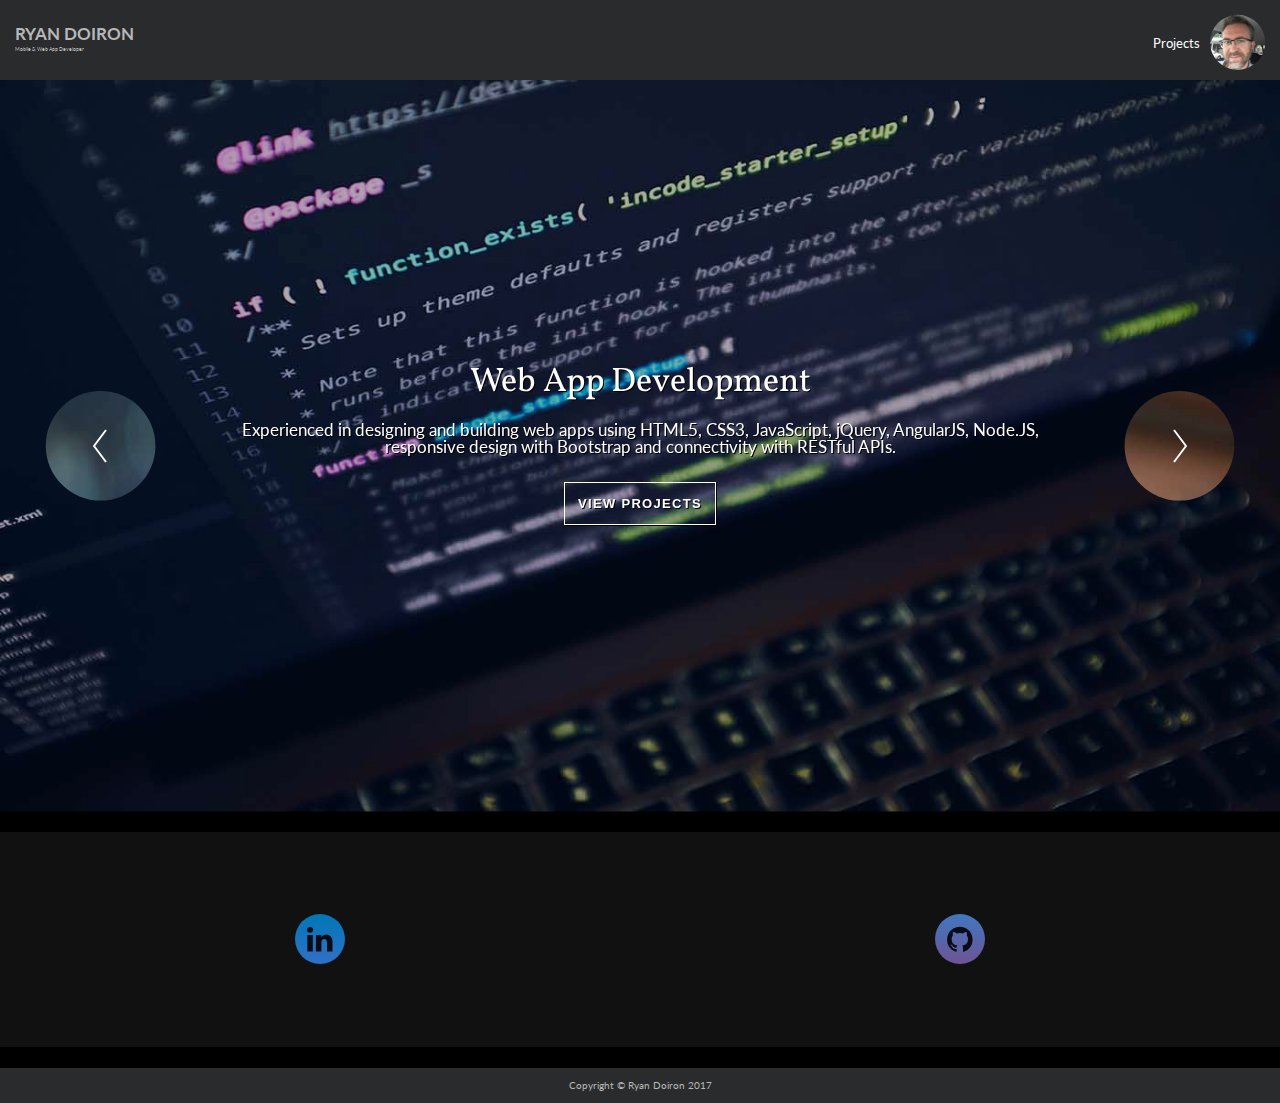
<file: index.html>
<!DOCTYPE html>
<html lang="en">

<head>
    <meta charset="utf-8">
    <meta http-equiv="X-UA-Compatible" content="IE=edge">
    <meta name="viewport" content="width=device-width, initial-scale=1">
    <!--<link rel="stylesheet" href="bower_components/bootstrap/dist/css/bootstrap.min.css">-->
    <link href='https://fonts.googleapis.com/css?family=Vollkorn|Lato:400,700' rel='stylesheet' type='text/css'>
    <link rel="stylesheet" href="bower_components/components-font-awesome/css/font-awesome.min.css">
    <!-- CSS reset -->
    <link rel="stylesheet" href="css/reset.css">
    <!-- Resource style -->
    <link rel="stylesheet" href="css/style.css">
    <title>Ryan Doiron | Web &amp Mobile App Developer | Ottawa, Ontario, Canada</title>
</head>

<body>

    <div id="wrapper1">

    <header>
        <img src="img/Ryan.jpg" class="clip-circle imgRyan">
        <h1><a href="mailto:rdoiron@gmail.com">RYAN DOIRON</a></h1>
        <h2>Mobile &amp Web App Developer</h2>
        <a class="headerLink" href="projects.html">Projects</a>
    </header>

        <div class="cd-radial-slider-wrapper" id="swipeMe">
            <ul class="cd-radial-slider" data-radius1="60" data-radius2="1364" data-centerx1="110" data-centerx2="1290">
                <li class="visible">
                    <div class="svg-wrapper">
                        <svg viewBox="0 0 1400 800">
                            <title>Animated SVG</title>
                            <defs>
                                <clipPath id="cd-image-1">
                                    <circle id="cd-circle-1" cx="110" cy="400" r="1364" />
                                </clipPath>
                            </defs>

                            <image height='800px' width="1400px" clip-path="url(#cd-image-1)" xlink:href="img/img-1.jpg"></image>
                        </svg>
                    </div>
                    <!-- .svg-wrapper -->

                    <div class="cd-radial-slider-content">
                        <div class="wrapper">
                            <div>
                                <h2>Web App Development</h2>
                                <p>Experienced in designing and building web apps using HTML5, CSS3, JavaScript, jQuery, AngularJS, Node.JS, responsive design with Bootstrap and connectivity with RESTful APIs.</p>
                                <button class="cd-btn"><a href="projects.html#web">View Projects</a></button>
                            </div>
                        </div>
                    </div>
                    <!-- .cd-radial-slider-content -->
                </li>

                <li class="next-slide">
                    <div class="svg-wrapper">
                        <svg viewBox="0 0 1400 800">
                            <title>Animated SVG</title>
                            <defs>
                                <clipPath id="cd-image-2">
                                    <circle id="cd-circle-2" cx="1290" cy="400" r="60" />
                                </clipPath>
                            </defs>

                            <image height='800px' width="1400px" clip-path="url(#cd-image-2)" xlink:href="img/img-2.jpg"></image>
                        </svg>
                    </div>
                    <!-- .svg-wrapper -->

                    <div class="cd-radial-slider-content">
                        <div class="wrapper">
                            <div>
                                <h2>Android Development</h2>
                                <p>Experience with material design, UX/UI design, MVC, Android Studio, GIT, and Firebase.</p>
                                <button class="cd-btn"><a href="projects.html#android">View Projects</a></button>
                            </div>
                        </div>
                    </div>
                    <!-- .cd-radial-slider-content -->
                </li>

                <li>
                    <div class="svg-wrapper">
                        <svg viewBox="0 0 1400 800">
                            <title>Animated SVG</title>
                            <defs>
                                <clipPath id="cd-image-3">
                                    <circle id="cd-circle-3" cx="110" cy="400" r="60" />
                                </clipPath>
                            </defs>

                            <image height='800px' width="1400px" clip-path="url(#cd-image-3)" xlink:href="img/img-3.jpg"></image>
                        </svg>
                    </div>
                    <!-- .svg-wrapper -->

                    <div class="cd-radial-slider-content">
                        <div class="wrapper">
                            <div>
                                <h2>Cross-Platform Development</h2>
                                <p>Experience in cross-platform app development with frameworks such as Apache Cordova and Ionic.</p>
                                <button class="cd-btn"><a href="projects.html#hybrid">View Projects</a></button>
                            </div>
                        </div>
                    </div>
                    <!-- .cd-radial-slider-content -->
                </li>

                <li class="prev-slide">
                    <div class="svg-wrapper">
                        <svg viewBox="0 0 1400 800">
                            <title>Animated SVG</title>
                            <defs>
                                <clipPath id="cd-image-4">
                                    <circle id="cd-circle-4" cx="110" cy="400" r="60" />
                                </clipPath>
                            </defs>

                            <image height='800px' width="1400px" clip-path="url(#cd-image-4)" xlink:href="img/img-4.jpg"></image>
                        </svg>
                    </div>
                    <!-- .svg-wrapper -->

                    <div class="cd-radial-slider-content">
                        <div class="wrapper">
                            <div>
                                <h2>AR / VR Development</h2>
                                <p>Passionate for the future of technology, expanding my knowledge and experience in the world of AR &amp VR.</p>
                            </div>
                        </div>
                    </div>
                    <!-- .cd-radial-slider-content -->
                </li>
            </ul>
            <!-- .cd-radial-slider -->

            <ul class="cd-radial-slider-navigation">
                <li><a href="#0" class="next">Next</a></li>
                <li><a href="#0" class="prev">Prev</a></li>
            </ul>
            <!-- .cd-radial-slider-navigation -->

            <div class="cd-round-mask">
                <svg viewBox="0 0 1400 800">
                    <defs>
                        <mask id="cd-left-mask" height='800px' width="1400px" x="0" y="0" maskUnits="userSpaceOnUse">
                            <path fill="white" d="M0,0v800h1400V0H0z M110,460c-33.137,0-60-26.863-60-60s26.863-60,60-60s60,26.863,60,60S143.137,460,110,460z"
                            />
                        </mask>

                        <mask id="cd-right-mask" height='800px' width="1400px" x="0" y="0" maskUnits="userSpaceOnUse">
                            <path fill="white" d="M0,0v800h1400V0H0z M1290,460c-33.137,0-60-26.863-60-60s26.863-60,60-60s60,26.863,60,60S1323.137,460,1290,460z"
                            />
                        </mask>
                    </defs>
                </svg>
            </div>
        </div>
        <!-- .cd-radial-slider-wrapper -->

    <!--</div>-->


    <div class="link-container">
        <!--<div class="row">-->
            <div class="box col1">
                <div class="box__circle box__circle--blue"></div>
                <div class="box__icon">
                    <!--<svg xmlns="http://www.w3.org/2000/svg" width="50" height="50" viewBox="0 0 512 512"><path fill="#fff" d="M272 191.997l47.999 47.999-47.999 47.999-47.999-47.999zM208.007 256l48.001 48.001-175.998 175.998-48.001-48.001zM256 32h32v64h-32zM385.131 149.497l-22.627-22.627 45.254-45.254 22.627 22.627zM113.606 104.234l22.627-22.627 45.254 45.254-22.627 22.627zM362.505 353.126l22.627-22.627 45.254 45.254-22.627 22.627zM416 224h64v32h-64z"/></svg>-->
                    <i class="fa fa-linkedin fa-3x" aria-hidden="true"></i>
                </div>
                <h1 class="box__headline">Connect with Me</h1>
                <p class="box__text">I invite you to visit my LinkedIn profile where you will find more details about me and my accomplishments. Please feel free to connect and join my network.</p>
                <button class="btn"><a href="https://ca.linkedin.com/in/ryandoiron">Visit</a></button>
            </div>

            <div class="box col">
                <div class="box__circle box__circle--violet"></div>
                <div class="box__icon">
                    <!--<svg xmlns="http://www.w3.org/2000/svg" width="50" height="50" viewBox="0 0 512 512"><path fill="#fff" d="M272 191.997l47.999 47.999-47.999 47.999-47.999-47.999zM208.007 256l48.001 48.001-175.998 175.998-48.001-48.001zM256 32h32v64h-32zM385.131 149.497l-22.627-22.627 45.254-45.254 22.627 22.627zM113.606 104.234l22.627-22.627 45.254 45.254-22.627 22.627zM362.505 353.126l22.627-22.627 45.254 45.254-22.627 22.627zM416 224h64v32h-64z"/></svg>-->
                    <i class="fa fa-github fa-3x" aria-hidden="true"></i>
                </div>
                <h1 class="box__headline">Github Projects</h1>
                <p class="box__text">Visit my Github page to see all the various projects that I have worked on and follow me keep tabs on my latest work.</p>
                <button class="btn"><a href="https://github.com/doir0008">Visit</a></button>
            </div>
        <!--</div>-->
    </div>


    <footer>
        <p>Copyright &copy; <a href="mailto:rdoiron@gmail.com">Ryan Doiron</a> 2017</p>
    </footer>

    </div>
    <script src="bower_components/hammerjs/hammer.min.js"></script>
    <script src="bower_components/jquery/dist/jquery.min.js"></script>
    <script src="bower_components/tether/dist/js/tether.min.js"></script>
    <!--<script src="bower_components/bootstrap/dist/js/bootstrap.min.js"></script>-->
    <script src="bower_components/Snap.svg/dist/snap.svg-min.js"></script>
    <script src="js/main.js"></script>
    <!-- Resource jQuery -->
</body>

</html>
</file>
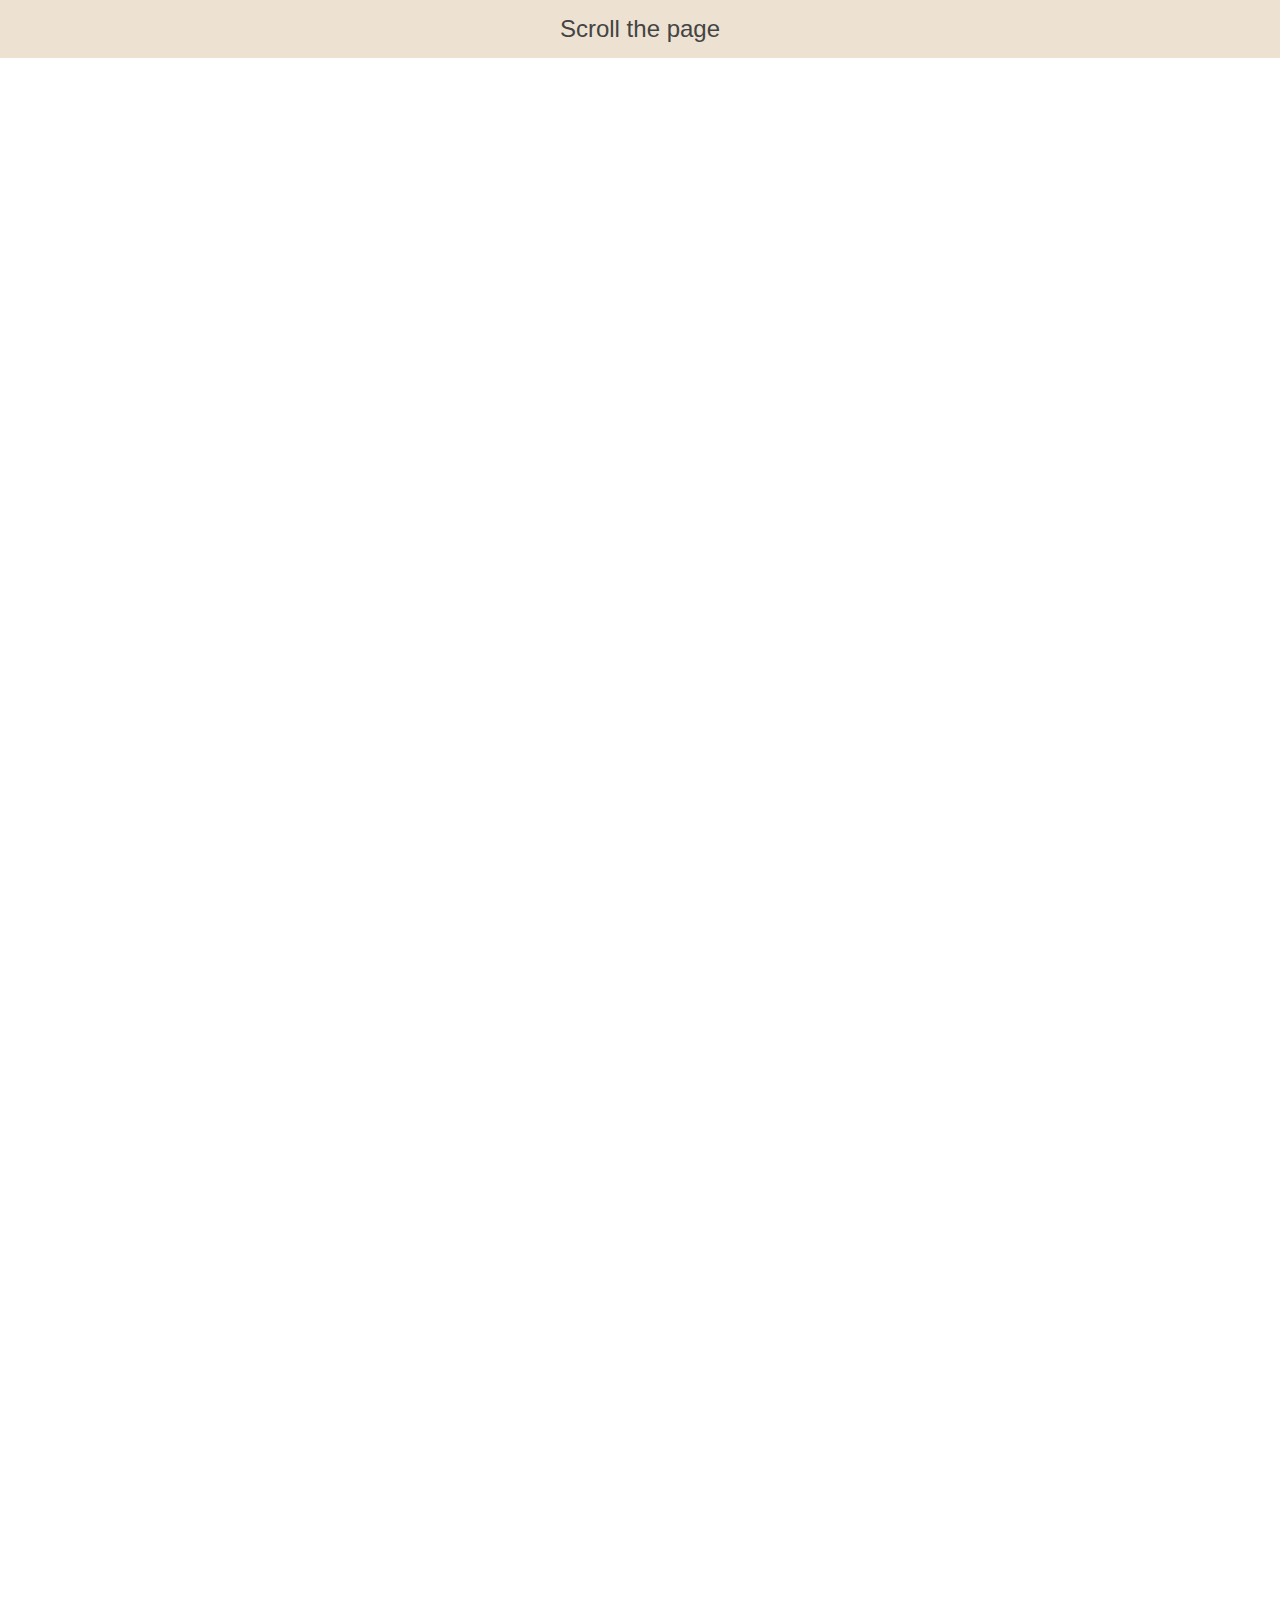
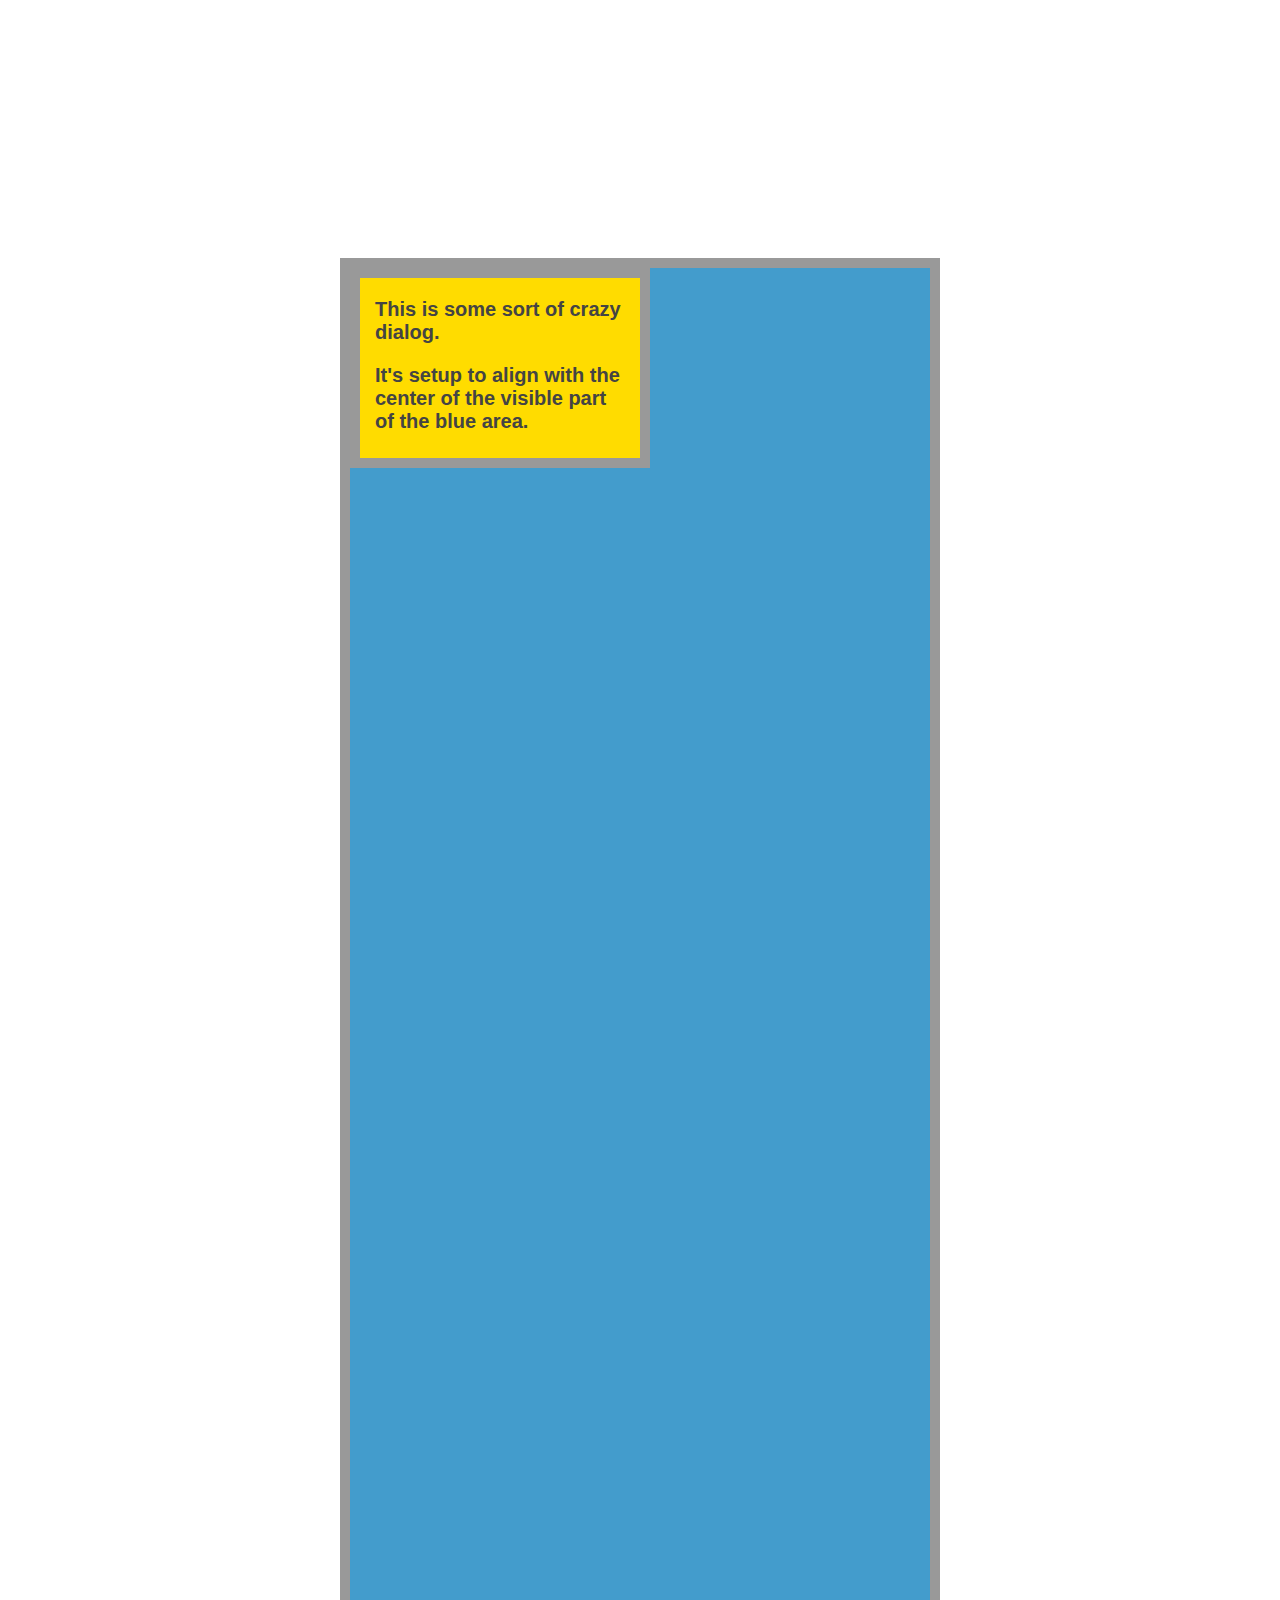
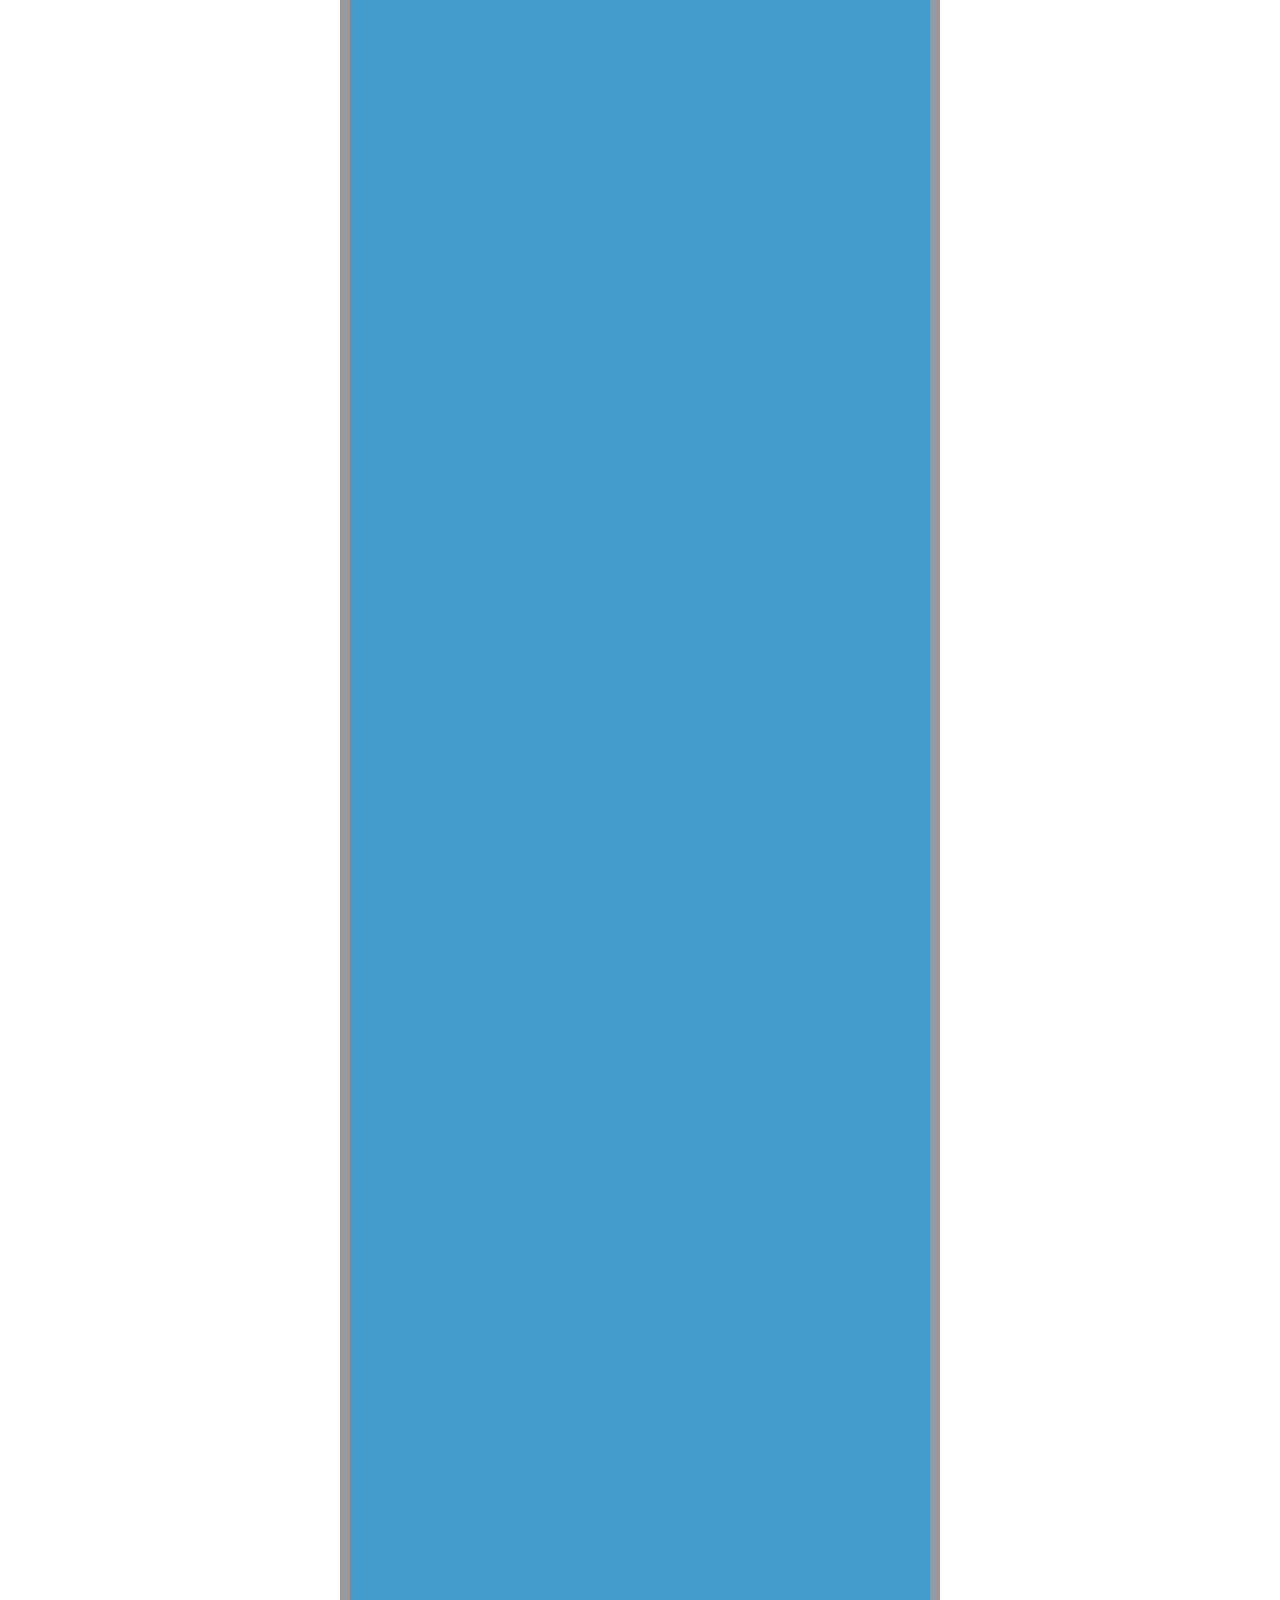
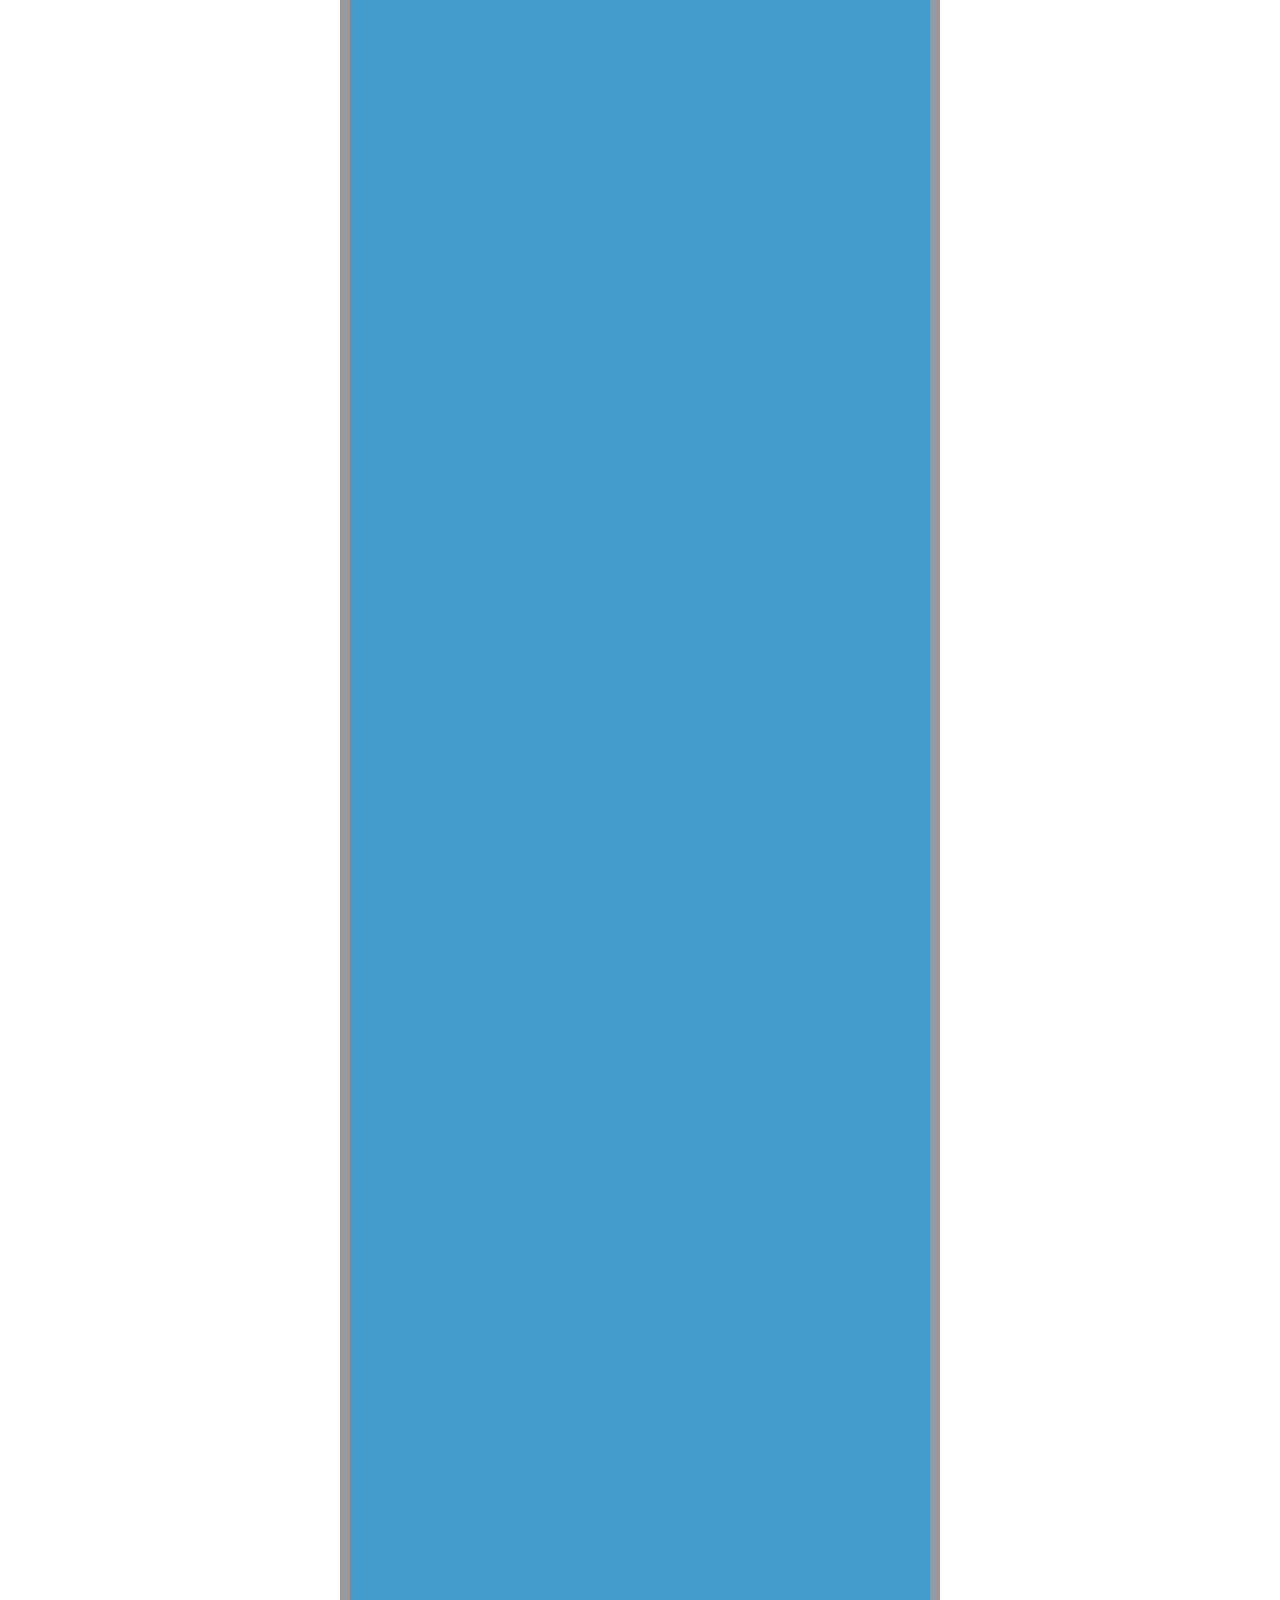
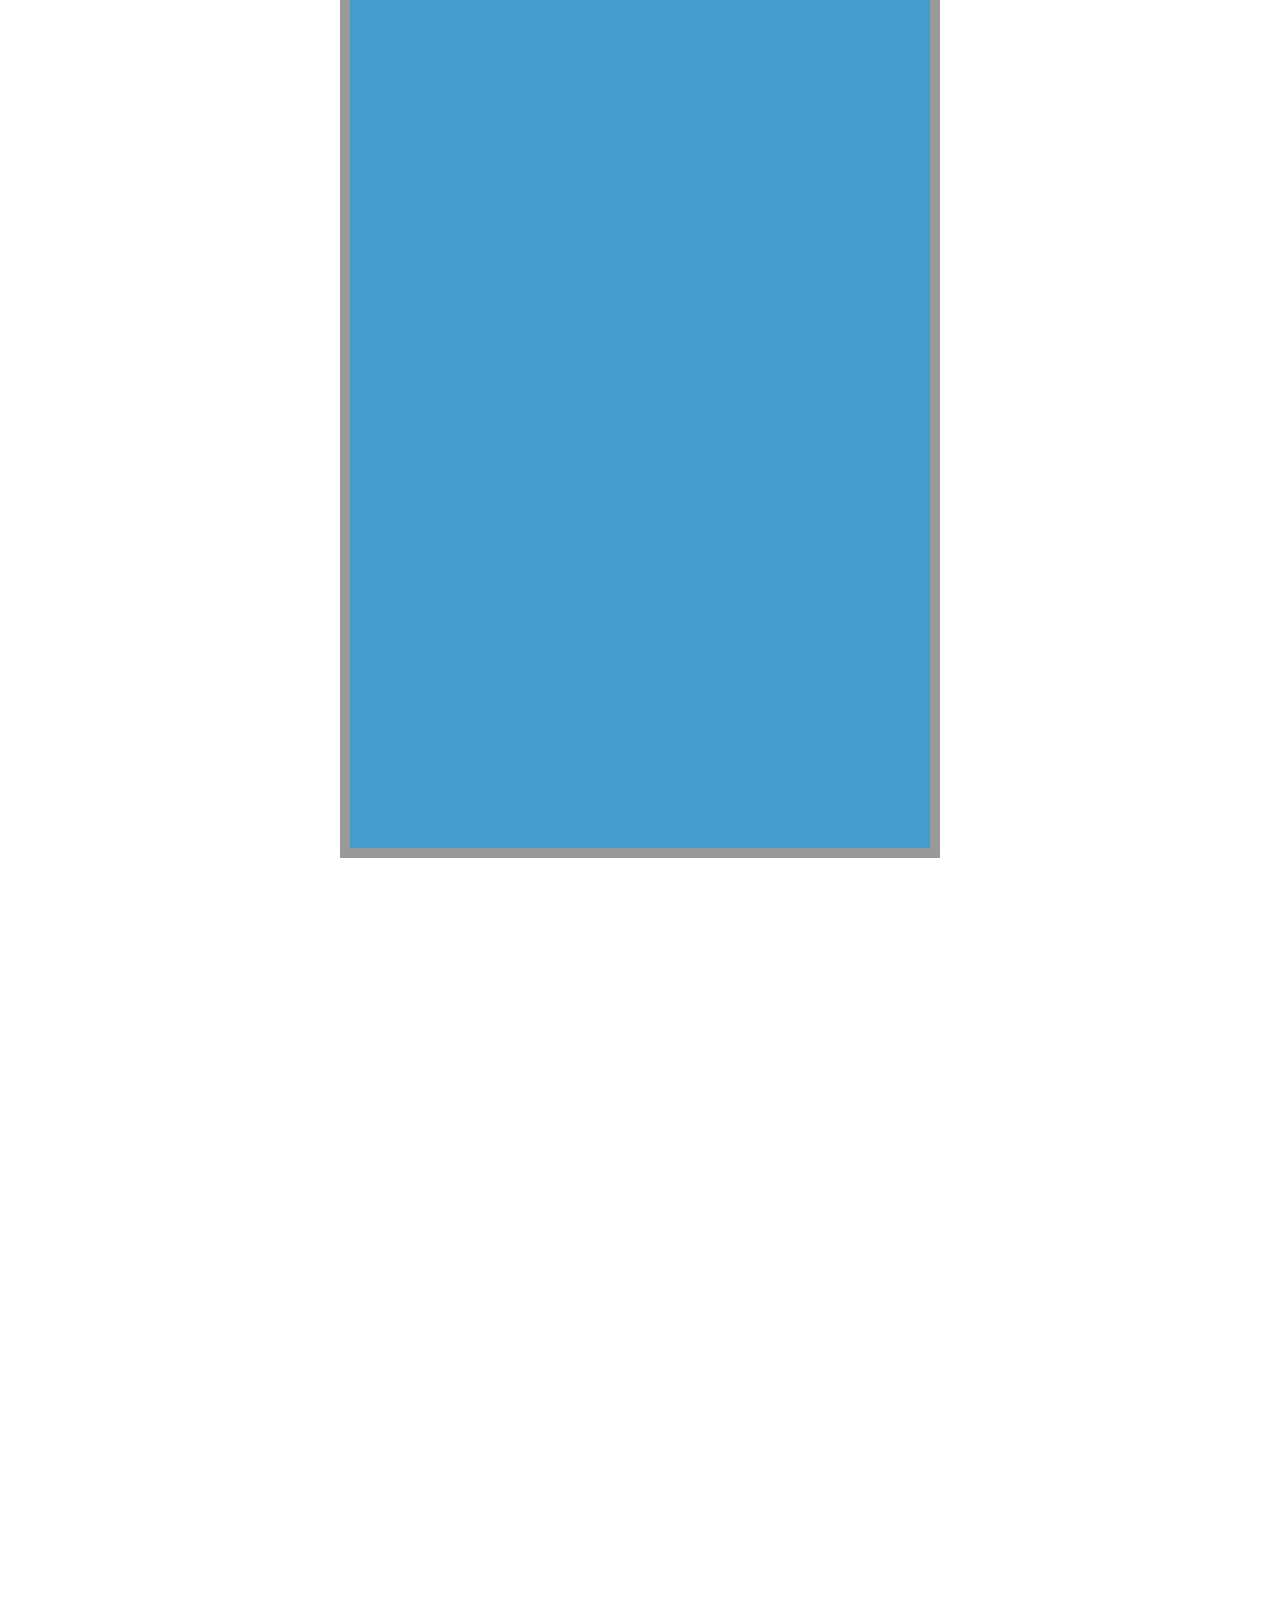
<file: bower_components/tether/examples/content-visible/index.html>
<!DOCTYPE html>
<html>
    <head>
        <link rel="stylesheet" href="../resources/css/base.css" />
    </head>
    <body>

    <div class="instructions">Scroll the page</div>

    <style>
      .instructions {
        width: 100%;
        text-align: center;
        font-size: 24px;
        padding: 15px;
        background-color: rgba(210, 180, 140, 0.4);
      }

      * {
        box-sizing: border-box;
      }
      body {
        min-height: 1200vh;
        height: 100%;
      }

      .content-box {
        width: 600px;
        border: 10px solid #999;
        height: 600vh;
        background-color: #439CCC;
        margin: 200vh auto;
      }
      .element {
        border: 10px solid #999;
        background-color: #FFDC00;
        width: 300px;
        height: 200px;
        padding: 0 15px;
        font-size: 20px;
        font-weight: bold;
      }
    </style>

    <div class="content-box">
      <div class="element">
        <p>This is some sort of crazy dialog.</p>

        <p>It's setup to align with the center of the visible part of the blue area.</p>
      </div>
    </div>

    <script src="//github.hubspot.com/tether/dist/js/tether.js"></script>
    <script>
      new Tether({
        element: '.element',
        target: '.content-box',
        attachment: 'middle center',
        targetAttachment: 'middle center',
        targetModifier: 'visible'
      });
    </script>
  </body>
</html>
</file>
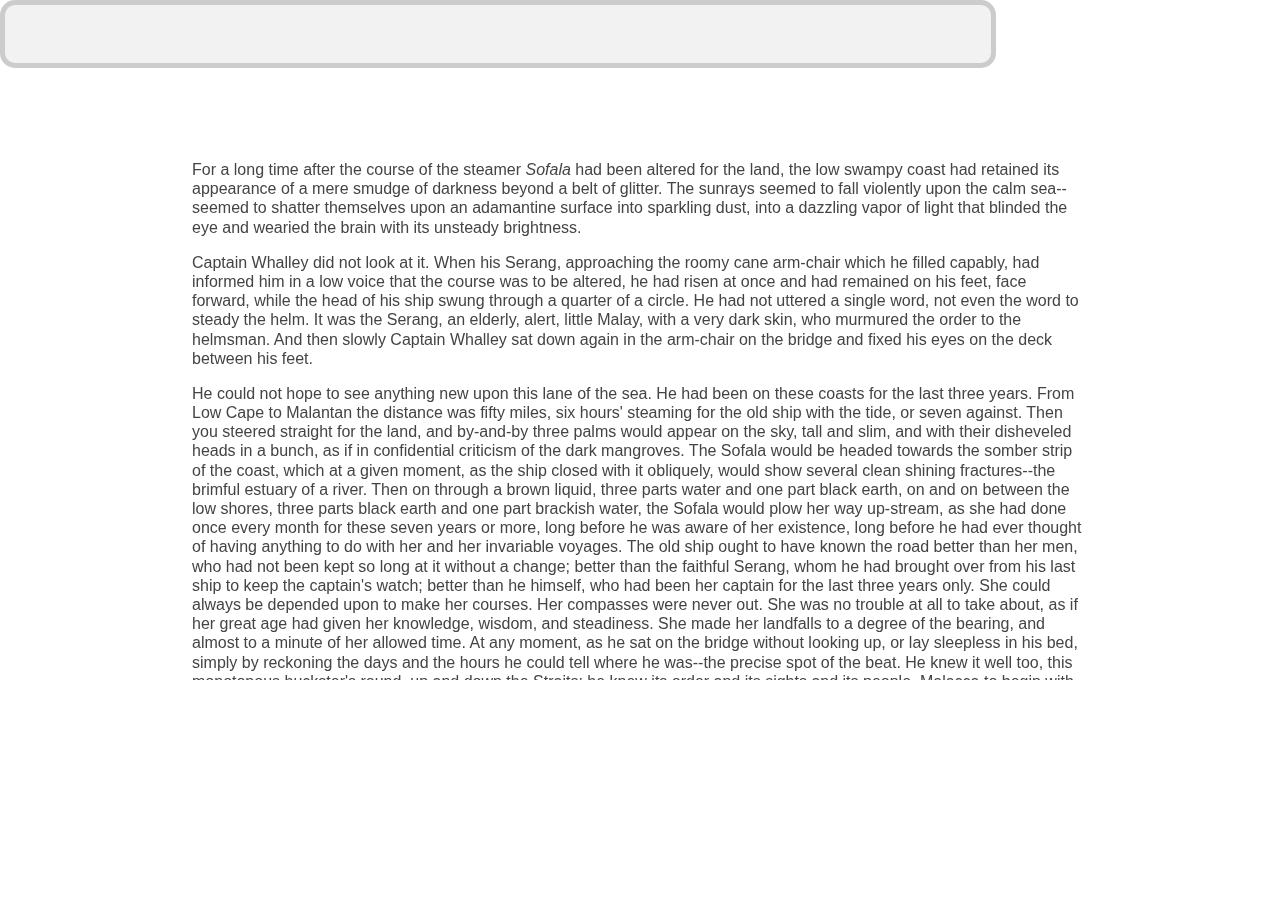
<file: bower_components/tether/examples/element-scroll/index.html>
<!DOCTYPE html>
<html>
    <head>
      <link rel="stylesheet" href="../resources/css/base.css" />
    </head>
    <body>

    <div class="scroll">
      <p>For a long time after the course of the steamer <em>Sofala</em> had been
      altered for the land, the low swampy coast had retained its appearance
      of a mere smudge of darkness beyond a belt of glitter. The sunrays
      seemed to fall violently upon the calm sea--seemed to shatter themselves
      upon an adamantine surface into sparkling dust, into a dazzling vapor
      of light that blinded the eye and wearied the brain with its unsteady
      brightness.</p>

      <p>Captain Whalley did not look at it. When his Serang, approaching the
      roomy cane arm-chair which he filled capably, had informed him in a low
      voice that the course was to be altered, he had risen at once and had
      remained on his feet, face forward, while the head of his ship swung
      through a quarter of a circle. He had not uttered a single word, not
      even the word to steady the helm. It was the Serang, an elderly, alert,
      little Malay, with a very dark skin, who murmured the order to the
      helmsman. And then slowly Captain Whalley sat down again in the
      arm-chair on the bridge and fixed his eyes on the deck between his feet.</p>

      <p>He could not hope to see anything new upon this lane of the sea. He had
      been on these coasts for the last three years. From Low Cape to Malantan
      the distance was fifty miles, six hours' steaming for the old ship with
      the tide, or seven against. Then you steered straight for the land, and
      by-and-by three palms would appear on the sky, tall and slim, and with
      their disheveled heads in a bunch, as if in confidential criticism of
      the dark mangroves. The Sofala would be headed towards the somber
      strip of the coast, which at a given moment, as the ship closed with
      it obliquely, would show several clean shining fractures--the brimful
      estuary of a river. Then on through a brown liquid, three parts water
      and one part black earth, on and on between the low shores, three parts
      black earth and one part brackish water, the Sofala would plow her way
      up-stream, as she had done once every month for these seven years or
      more, long before he was aware of her existence, long before he had ever
      thought of having anything to do with her and her invariable voyages.
      The old ship ought to have known the road better than her men, who had
      not been kept so long at it without a change; better than the faithful
      Serang, whom he had brought over from his last ship to keep the
      captain's watch; better than he himself, who had been her captain for
      the last three years only. She could always be depended upon to make her
      courses. Her compasses were never out. She was no trouble at all to
      take about, as if her great age had given her knowledge, wisdom, and
      steadiness. She made her landfalls to a degree of the bearing, and
      almost to a minute of her allowed time. At any moment, as he sat on
      the bridge without looking up, or lay sleepless in his bed, simply by
      reckoning the days and the hours he could tell where he was--the precise
      spot of the beat. He knew it well too, this monotonous huckster's
      round, up and down the Straits; he knew its order and its sights and its
      people. Malacca to begin with, in at daylight and out at dusk, to cross
      over with a rigid phosphorescent wake this highway of the Far East.
      Darkness and gleams on the water, clear stars on a black sky, perhaps
      the lights of a home steamer keeping her unswerving course in the
      middle, or maybe the elusive shadow of a native craft with her mat sails
      flitting by silently--and the low land on the other side in sight
      at daylight. At noon the three palms of the next place of call, up a
      sluggish river. The only white man residing there was a retired young
      sailor, with whom he had become friendly in the course of many voyages.
      Sixty miles farther on there was another place of call, a deep bay with
      only a couple of houses on the beach. And so on, in and out, picking
      up coastwise cargo here and there, and finishing with a hundred miles'
      steady steaming through the maze of an archipelago of small islands up
      to a large native town at the end of the beat. There was a three days'
      rest for the old ship before he started her again in inverse order,
      seeing the same shores from another bearing, hearing the same voices
      in the same places, back again to the Sofala's port of registry on
      the great highway to the East, where he would take up a berth nearly
      opposite the big stone pile of the harbor office till it was time to
      start again on the old round of 1600 miles and thirty days. Not a very
      enterprising life, this, for Captain Whalley, Henry Whalley, otherwise
      Dare-devil Harry--Whalley of the Condor, a famous clipper in her day.
      No. Not a very enterprising life for a man who had served famous firms,
      who had sailed famous ships (more than one or two of them his own); who
      had made famous passages, had been the pioneer of new routes and new
      trades; who had steered across the unsurveyed tracts of the South Seas,
      and had seen the sun rise on uncharted islands. Fifty years at sea, and
      forty out in the East ("a pretty thorough apprenticeship," he used
      to remark smilingly), had made him honorably known to a generation of
      shipowners and merchants in all the ports from Bombay clear over to
      where the East merges into the West upon the coast of the two Americas.
      His fame remained writ, not very large but plain enough, on the
      Admiralty charts. Was there not somewhere between Australia and China a
      Whalley Island and a Condor Reef? On that dangerous coral formation the
      celebrated clipper had hung stranded for three days, her captain and
      crew throwing her cargo overboard with one hand and with the other, as
      it were, keeping off her a flotilla of savage war-canoes. At that time
      neither the island nor the reef had any official existence. Later the
      officers of her Majesty's steam vessel Fusilier, dispatched to make a
      survey of the route, recognized in the adoption of these two names the
      enterprise of the man and the solidity of the ship. Besides, as anyone
      who cares may see, the "General Directory," vol. ii. p. 410, begins the
      description of the "Malotu or Whalley Passage" with the words: "This
      advantageous route, first discovered in 1850 by Captain Whalley in the
      ship Condor," &amp;c., and ends by recommending it warmly to sailing vessels
      leaving the China ports for the south in the months from December to
      April inclusive.</p>

      <p>This was the clearest gain he had out of life. Nothing could rob him
      of this kind of fame. The piercing of the Isthmus of Suez, like the
      breaking of a dam, had let in upon the East a flood of new ships, new
      men, new methods of trade. It had changed the face of the Eastern seas
      and the very spirit of their life; so that his early experiences meant
      nothing whatever to the new generation of seamen.</p>

      <p>In those bygone days he had handled many thousands of pounds of his
      employers' money and of his own; he had attended faithfully, as by law
      a shipmaster is expected to do, to the conflicting interests of owners,
      charterers, and underwriters. He had never lost a ship or consented to
      a shady transaction; and he had lasted well, outlasting in the end the
      conditions that had gone to the making of his name. He had buried his
      wife (in the Gulf of Petchili), had married off his daughter to the man
      of her unlucky choice, and had lost more than an ample competence in the
      crash of the notorious Travancore and Deccan Banking Corporation, whose
      downfall had shaken the East like an earthquake. And he was sixty-five
      years old.</p>

      <p>His age sat lightly enough on him; and of his ruin he was not ashamed.
      He had not been alone to believe in the stability of the Banking
      Corporation. Men whose judgment in matters of finance was as expert as
      his seamanship had commended the prudence of his investments, and had
      themselves lost much money in the great failure. The only difference
      between him and them was that he had lost his all. And yet not his all.
      There had remained to him from his lost fortune a very pretty little
      bark, Fair Maid, which he had bought to occupy his leisure of a retired
      sailor--"to play with," as he expressed it himself.</p>

      <p>He had formally declared himself tired of the sea the year preceding his
      daughter's marriage. But after the young couple had gone to settle in
      Melbourne he found out that he could not make himself happy on shore. He
      was too much of a merchant sea-captain for mere yachting to satisfy him.
      He wanted the illusion of affairs; and his acquisition of the Fair
      Maid preserved the continuity of his life. He introduced her to his
      acquaintances in various ports as "my last command." When he grew too
      old to be trusted with a ship, he would lay her up and go ashore to be
      buried, leaving directions in his will to have the bark towed out and
      scuttled decently in deep water on the day of the funeral. His daughter
      would not grudge him the satisfaction of knowing that no stranger would
      handle his last command after him. With the fortune he was able to leave
      her, the value of a 500-ton bark was neither here nor there. All this
      would be said with a jocular twinkle in his eye: the vigorous old man
      had too much vitality for the sentimentalism of regret; and a little
      wistfully withal, because he was at home in life, taking a genuine
      pleasure in its feelings and its possessions; in the dignity of his
      reputation and his wealth, in his love for his daughter, and in his
      satisfaction with the ship--the plaything of his lonely leisure.</p>

      <p>He had the cabin arranged in accordance with his simple ideal of comfort
      at sea. A big bookcase (he was a great reader) occupied one side of his
      stateroom; the portrait of his late wife, a flat bituminous oil-painting
      representing the profile and one long black ringlet of a young woman,
      faced his bed-place. Three chronometers ticked him to sleep and greeted
      him on waking with the tiny competition of their beats. He rose at five
      every day. The officer of the morning watch, drinking his early cup
      of coffee aft by the wheel, would hear through the wide orifice of the
      copper ventilators all the splashings, blowings, and splutterings of
      his captain's toilet. These noises would be followed by a sustained
      deep murmur of the Lord's Prayer recited in a loud earnest voice. Five
      minutes afterwards the head and shoulders of Captain Whalley emerged
      out of the companion-hatchway. Invariably he paused for a while on the
      stairs, looking all round at the horizon; upwards at the trim of the
      sails; inhaling deep draughts of the fresh air. Only then he would step
      out on the poop, acknowledging the hand raised to the peak of the cap
      with a majestic and benign "Good morning to you." He walked the deck
      till eight scrupulously. Sometimes, not above twice a year, he had to
      use a thick cudgel-like stick on account of a stiffness in the hip--a
      slight touch of rheumatism, he supposed. Otherwise he knew nothing of
      the ills of the flesh. At the ringing of the breakfast bell he went
      below to feed his canaries, wind up the chronometers, and take the
      head of the table. From there he had before his eyes the big carbon
      photographs of his daughter, her husband, and two fat-legged babies
      --his grandchildren--set in black frames into the maplewood bulkheads
      of the cuddy. After breakfast he dusted the glass over these portraits
      himself with a cloth, and brushed the oil painting of his wife with a
      plumate kept suspended from a small brass hook by the side of the heavy
      gold frame. Then with the door of his stateroom shut, he would sit down
      on the couch under the portrait to read a chapter out of a thick pocket
      Bible--her Bible. But on some days he only sat there for half an hour
      with his finger between the leaves and the closed book resting on his
      knees. Perhaps he had remembered suddenly how fond of boat-sailing she
      used to be.</p>

      <p>She had been a real shipmate and a true woman too. It was like an
      article of faith with him that there never had been, and never could be,
      a brighter, cheerier home anywhere afloat or ashore than his home under
      the poop-deck of the Condor, with the big main cabin all white and gold,
      garlanded as if for a perpetual festival with an unfading wreath. She
      had decorated the center of every panel with a cluster of home flowers.
      It took her a twelvemonth to go round the cuddy with this labor of love.
      To him it had remained a marvel of painting, the highest achievement of
      taste and skill; and as to old Swinburne, his mate, every time he
      came down to his meals he stood transfixed with admiration before the
      progress of the work. You could almost smell these roses, he declared,
      sniffing the faint flavor of turpentine which at that time pervaded the
      saloon, and (as he confessed afterwards) made him somewhat less hearty
      than usual in tackling his food. But there was nothing of the sort to
      interfere with his enjoyment of her singing. "Mrs. Whalley is a regular
      out-and-out nightingale, sir," he would pronounce with a judicial air
      after listening profoundly over the skylight to the very end of the
      piece. In fine weather, in the second dog-watch, the two men could hear
      her trills and roulades going on to the accompaniment of the piano in
      the cabin. On the very day they got engaged he had written to London
      for the instrument; but they had been married for over a year before it
      reached them, coming out round the Cape. The big case made part of the
      first direct general cargo landed in Hong-kong harbor--an event that to
      the men who walked the busy quays of to-day seemed as hazily remote as
      the dark ages of history. But Captain Whalley could in a half hour of
      solitude live again all his life, with its romance, its idyl, and its
      sorrow. He had to close her eyes himself. She went away from under the
      ensign like a sailor's wife, a sailor herself at heart. He had read
      the service over her, out of her own prayer-book, without a break in his
      voice. When he raised his eyes he could see old Swinburne facing him
      with his cap pressed to his breast, and his rugged, weather-beaten,
      impassive face streaming with drops of water like a lump of chipped red
      granite in a shower. It was all very well for that old sea-dog to cry.
      He had to read on to the end; but after the splash he did not remember
      much of what happened for the next few days. An elderly sailor of the
      crew, deft at needlework, put together a mourning frock for the child
      out of one of her black skirts.</p>

      <p>He was not likely to forget; but you cannot dam up life like a sluggish
      stream. It will break out and flow over a man's troubles, it will close
      upon a sorrow like the sea upon a dead body, no matter how much love has
      gone to the bottom. And the world is not bad. People had been very
      kind to him; especially Mrs. Gardner, the wife of the senior partner
      in Gardner, Patteson, &amp; Co., the owners of the Condor. It was she who
      volunteered to look after the little one, and in due course took her to
      England (something of a journey in those days, even by the overland
      mail route) with her own girls to finish her education. It was ten years
      before he saw her again.</p>

      <p>As a little child she had never been frightened of bad weather; she
      would beg to be taken up on deck in the bosom of his oilskin coat to
      watch the big seas hurling themselves upon the Condor. The swirl and
      crash of the waves seemed to fill her small soul with a breathless
      delight. "A good boy spoiled," he used to say of her in joke. He had
      named her Ivy because of the sound of the word, and obscurely fascinated
      by a vague association of ideas. She had twined herself tightly round
      his heart, and he intended her to cling close to her father as to a
      tower of strength; forgetting, while she was little, that in the nature
      of things she would probably elect to cling to someone else. But
      he loved life well enough for even that event to give him a certain
      satisfaction, apart from his more intimate feeling of loss.</p>

      <p>After he had purchased the Fair Maid to occupy his loneliness, he
      hastened to accept a rather unprofitable freight to Australia simply for
      the opportunity of seeing his daughter in her own home. What made him
      dissatisfied there was not to see that she clung now to somebody else,
      but that the prop she had selected seemed on closer examination "a
      rather poor stick"--even in the matter of health. He disliked his
      son-in-law's studied civility perhaps more than his method of
      handling the sum of money he had given Ivy at her marriage. But of his
      apprehensions he said nothing. Only on the day of his departure, with
      the hall-door open already, holding her hands and looking steadily into
      her eyes, he had said, "You know, my dear, all I have is for you and the
      chicks. Mind you write to me openly." She had answered him by an almost
      imperceptible movement of her head. She resembled her mother in
      the color of her eyes, and in character--and also in this, that she
      understood him without many words.</p>

      <p>Sure enough she had to write; and some of these letters made Captain
      Whalley lift his white eye-brows. For the rest he considered he was
      reaping the true reward of his life by being thus able to produce on
      demand whatever was needed. He had not enjoyed himself so much in a
      way since his wife had died. Characteristically enough his son-in-law's
      punctuality in failure caused him at a distance to feel a sort of
      kindness towards the man. The fellow was so perpetually being jammed on
      a lee shore that to charge it all to his reckless navigation would be
      manifestly unfair. No, no! He knew well what that meant. It was bad
      luck. His own had been simply marvelous, but he had seen in his life too
      many good men--seamen and others--go under with the sheer weight of bad
      luck not to recognize the fatal signs. For all that, he was cogitating
      on the best way of tying up very strictly every penny he had to leave,
      when, with a preliminary rumble of rumors (whose first sound reached
      him in Shanghai as it happened), the shock of the big failure came;
      and, after passing through the phases of stupor, of incredulity, of
      indignation, he had to accept the fact that he had nothing to speak of
      to leave.</p>

      <p>Upon that, as if he had only waited for this catastrophe, the unlucky
      man, away there in Melbourne, gave up his unprofitable game, and sat
      down--in an invalid's bath-chair at that too. "He will never walk
      again," wrote the wife. For the first time in his life Captain Whalley
      was a bit staggered.</p>

      <p>The Fair Maid had to go to work in bitter earnest now. It was no longer
      a matter of preserving alive the memory of Dare-devil Harry Whalley in
      the Eastern Seas, or of keeping an old man in pocket-money and clothes,
      with, perhaps, a bill for a few hundred first-class cigars thrown in at
      the end of the year. He would have to buckle-to, and keep her going hard
      on a scant allowance of gilt for the ginger-bread scrolls at her stem
      and stern.</p>

      <p>This necessity opened his eyes to the fundamental changes of the world.
      Of his past only the familiar names remained, here and there, but
      the things and the men, as he had known them, were gone. The name of
      Gardner, Patteson, &amp; Co. was still displayed on the walls of warehouses
      by the waterside, on the brass plates and window-panes in the business
      quarters of more than one Eastern port, but there was no longer a
      Gardner or a Patteson in the firm. There was no longer for Captain
      Whalley an arm-chair and a welcome in the private office, with a bit of
      business ready to be put in the way of an old friend, for the sake of
      bygone services. The husbands of the Gardner girls sat behind the desks
      in that room where, long after he had left the employ, he had kept his
      right of entrance in the old man's time. Their ships now had yellow
      funnels with black tops, and a time-table of appointed routes like a
      confounded service of tramways. The winds of December and June were all
      one to them; their captains (excellent young men he doubted not) were,
      to be sure, familiar with Whalley Island, because of late years the
      Government had established a white fixed light on the north end (with
      a red danger sector over the Condor Reef), but most of them would have
      been extremely surprised to hear that a flesh-and-blood Whalley still
      existed--an old man going about the world trying to pick up a cargo here
      and there for his little bark.</p>

      <p>And everywhere it was the same. Departed the men who would have nodded
      appreciatively at the mention of his name, and would have thought
      themselves bound in honor to do something for Dare-devil Harry Whalley.
      Departed the opportunities which he would have known how to seize; and
      gone with them the white-winged flock of clippers that lived in the
      boisterous uncertain life of the winds, skimming big fortunes out of
      the foam of the sea. In a world that pared down the profits to an
      irreducible minimum, in a world that was able to count its disengaged
      tonnage twice over every day, and in which lean charters were snapped up
      by cable three months in advance, there were no chances of fortune for
      an individual wandering haphazard with a little bark--hardly indeed any
      room to exist.</p>

      <p>He found it more difficult from year to year. He suffered greatly from
      the smallness of remittances he was able to send his daughter. Meantime
      he had given up good cigars, and even in the matter of inferior cheroots
      limited himself to six a day. He never told her of his difficulties, and
      she never enlarged upon her struggle to live. Their confidence in each
      other needed no explanations, and their perfect understanding endured
      without protestations of gratitude or regret. He would have been shocked
      if she had taken it into her head to thank him in so many words, but
      he found it perfectly natural that she should tell him she needed two
      hundred pounds.</p>

      <p>He had come in with the Fair Maid in ballast to look for a freight in
      the Sofala's port of registry, and her letter met him there. Its tenor
      was that it was no use mincing matters. Her only resource was in opening
      a boarding-house, for which the prospects, she judged, were good. Good
      enough, at any rate, to make her tell him frankly that with two hundred
      pounds she could make a start. He had torn the envelope open, hastily,
      on deck, where it was handed to him by the ship-chandler's runner, who
      had brought his mail at the moment of anchoring. For the second time
      in his life he was appalled, and remained stock-still at the cabin door
      with the paper trembling between his fingers. Open a boarding-house! Two
      hundred pounds for a start! The only resource! And he did not know where
      to lay his hands on two hundred pence.</p>

      <p>All that night Captain Whalley walked the poop of his anchored ship, as
      though he had been about to close with the land in thick weather, and
      uncertain of his position after a run of many gray days without a sight
      of sun, moon, or stars. The black night twinkled with the guiding lights
      of seamen and the steady straight lines of lights on shore; and all
      around the Fair Maid the riding lights of ships cast trembling trails
      upon the water of the roadstead. Captain Whalley saw not a gleam
      anywhere till the dawn broke and he found out that his clothing was
      soaked through with the heavy dew.</p>

      <p>His ship was awake. He stopped short, stroked his wet beard, and
      descended the poop ladder backwards, with tired feet. At the sight
      of him the chief officer, lounging about sleepily on the quarterdeck,
      remained open-mouthed in the middle of a great early-morning yawn.</p>

      <p>"Good morning to you," pronounced Captain Whalley solemnly, passing into
      the cabin. But he checked himself in the doorway, and without looking
      back, "By the bye," he said, "there should be an empty wooden case put
      away in the lazarette. It has not been broken up--has it?"</p>

      <p>The mate shut his mouth, and then asked as if dazed, "What empty case,
      sir?"</p>

      <p>"A big flat packing-case belonging to that painting in my room. Let it
      be taken up on deck and tell the carpenter to look it over. I may want
      to use it before long."</p>

      <p>The chief officer did not stir a limb till he had heard the door of the
      captain's state-room slam within the cuddy. Then he beckoned aft the
      second mate with his forefinger to tell him that there was something "in
      the wind."</p>

      <p>When the bell rang Captain Whalley's authoritative voice boomed out
      through a closed door, "Sit down and don't wait for me." And his
      impressed officers took their places, exchanging looks and whispers
      across the table. What! No breakfast? And after apparently knocking
      about all night on deck, too! Clearly, there was something in the wind.
      In the skylight above their heads, bowed earnestly over the plates,
      three wire cages rocked and rattled to the restless jumping of the
      hungry canaries; and they could detect the sounds of their "old
      man's" deliberate movements within his state-room. Captain Whalley was
      methodically winding up the chronometers, dusting the portrait of
      his late wife, getting a clean white shirt out of the drawers, making
      himself ready in his punctilious unhurried manner to go ashore. He could
      not have swallowed a single mouthful of food that morning. He had made
      up his mind to sell the Fair Maid.</p>
    </div>

    <div class="pointer"></div>

    <style>
      body {
        cursor: pointer;
      }
      .scroll {
        height: 80vh;
        width: 80vw;
        max-height: 600px;
        position: fixed;
        top: 5em;
        left: 10vw;

        overflow-y: scroll;
        padding: 4em;
        box-sizing: border-box;
        line-height: 1.2;
      }
      .scroll::-webkit-scrollbar, .scroll::-webkit-scrollbar-track, .scroll::-webkit-scrollbar-thumb {
        display: none;
      }

      .pointer {
        height: 3.6em;
        width: 77vw;
        border: 5px solid #CCC;
        border-radius: 15px;
        background-color: rgba(0, 0, 0, 0.05);
        pointer-events: none;
      }
      .highlight {
        background-color: rgba(255, 255, 0, 0.3);
      }
      .hover {
        background-color: rgba(0, 255, 255, 0.2);
      }
    </style>

    <script src="//github.hubspot.com/tether/dist/js/tether.js"></script>
    <script>
      var pointer = document.querySelector('.pointer');
      var scroll = document.querySelector('.scroll');

      // This creates the pointer tether and links it up
      // with the scroll handle
      new Tether({
        element: pointer,
        target: scroll,
        attachment: 'middle right',
        targetAttachment: 'middle left',
        targetModifier: 'scroll-handle'
      });

      // Everything after this is for the highlighting effect
      var paras = document.querySelectorAll('p');
      for(var i=paras.length; i--;){
        var sents = paras[i].innerHTML.split('.');
        for (var j=sents.length; j--;){
          if (sents[j].trim().length)
            sents[j] = '<span>' + sents[j] + '.</span>';
        }
        paras[i].innerHTML = sents.join('');
      }

      var spans = document.querySelectorAll('p span');

      function highlight(){
        if (!spans) return;

        var bar = pointer.getBoundingClientRect();

        for (var i=spans.length; i--;){
          var coord = spans[i].getBoundingClientRect();

          if (bar.top < coord.top && bar.bottom > coord.top){
            spans[i].classList.add('hover');
          } else if (spans[i].classList.contains('hover')) {
            spans[i].classList.remove('hover');
          }
        }

        requestAnimationFrame(highlight);
      }

      highlight();

      document.body.addEventListener('click', function(){
        var els = document.querySelectorAll('.hover');
        for (var i=els.length; i--;)
          els[i].classList.toggle('highlight');
      });
    </script>
  </body>
</html>
</file>
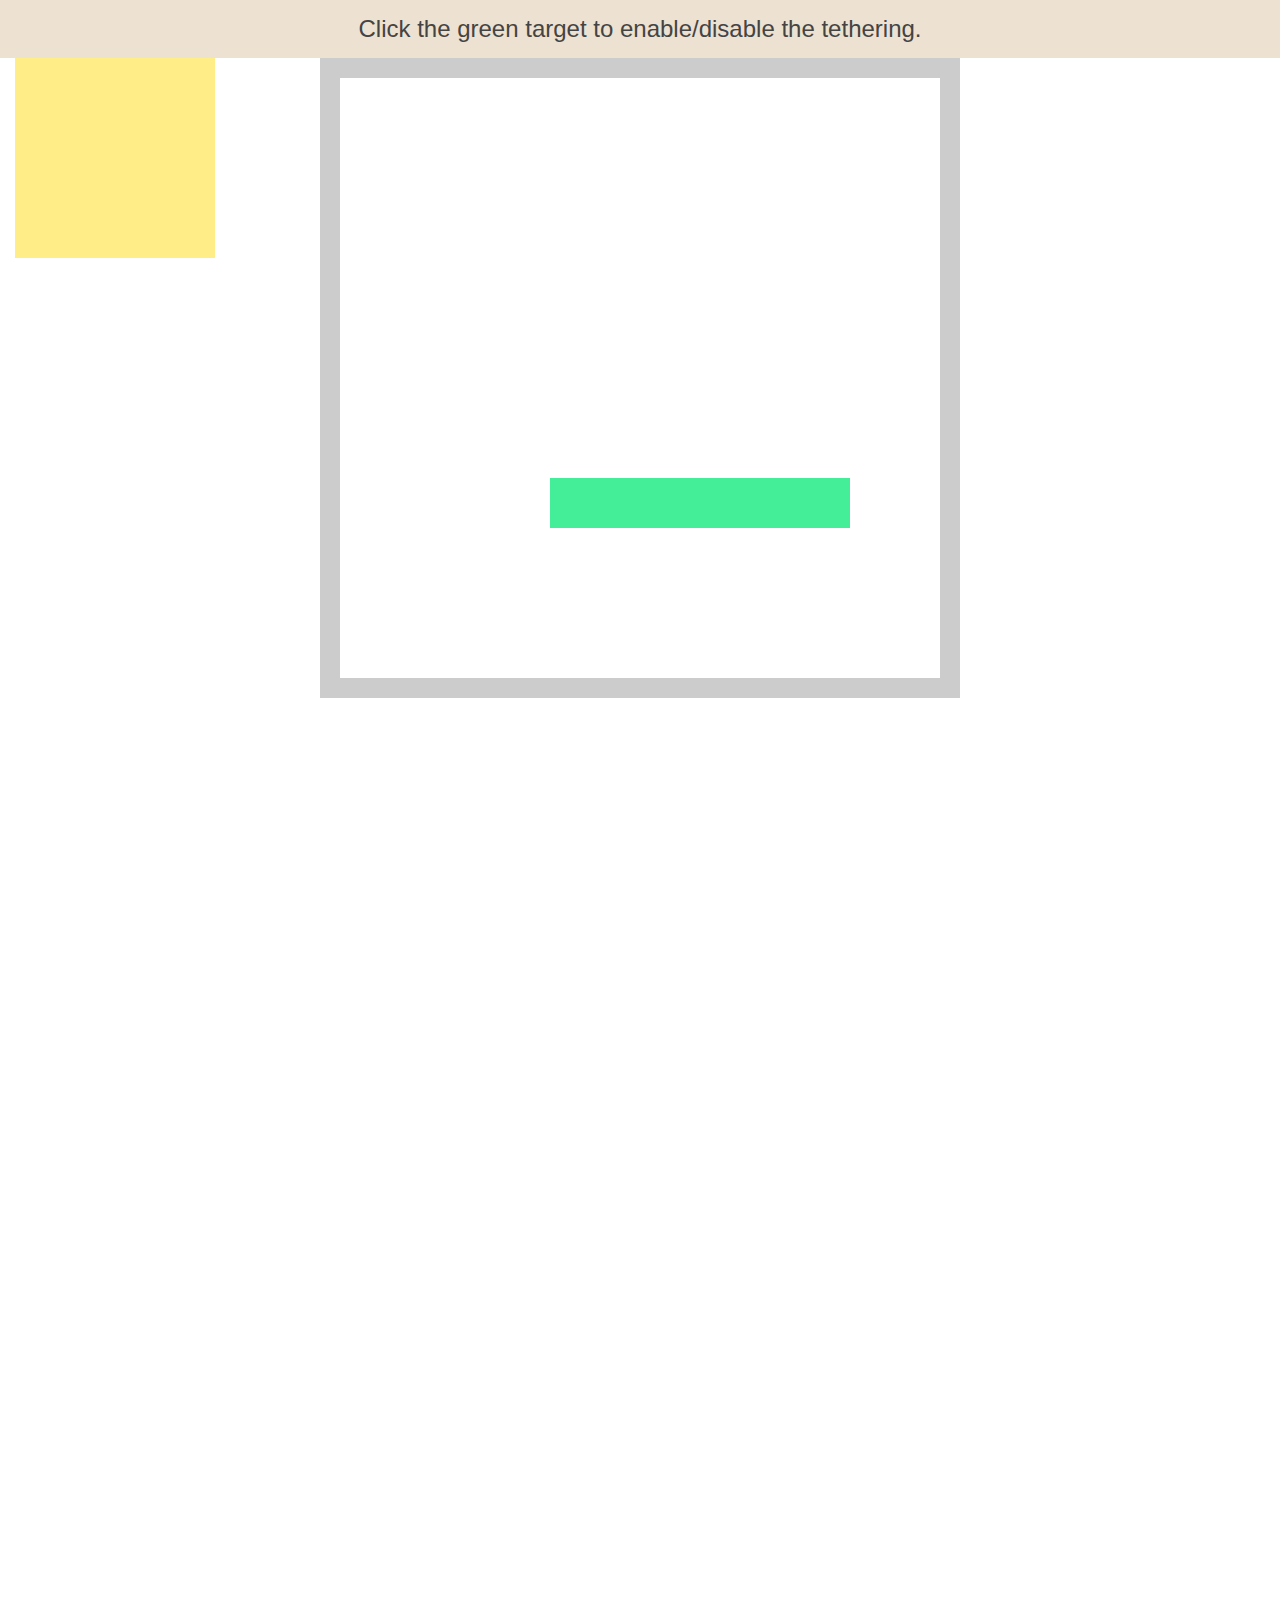
<file: bower_components/tether/examples/enable-disable/index.html>
<!DOCTYPE html>
<html>
    <head>
        <meta charset="utf-8">
        <meta http-equiv="X-UA-Compatible" content="chrome=1">
        <meta name="viewport" content="width=device-width, initial-scale=1, user-scalable=no">
        <link rel="stylesheet" href="../resources/css/base.css" />
        <link rel="stylesheet" href="../common/css/style.css" />
    </head>
    <body>
        <div class="instructions">Click the green target to enable/disable the tethering.</div>

        <div class="element"></div>
        <div class="container">
            <div class="pad"></div>
            <div class="target"></div>
            <div class="pad"></div>
        </div>

        <script src="//github.hubspot.com/tether/dist/js/tether.js"></script>
        <script>
            var tether = new Tether({
                element: '.element',
                target: '.target',
                attachment: 'top left',
                targetAttachment: 'top right'
            });

            document.querySelector('.target').addEventListener('click', function(){
                if (tether.enabled)
                    tether.disable();
                else
                    tether.enable();
            });
        </script>
    </body>
</html>
</file>
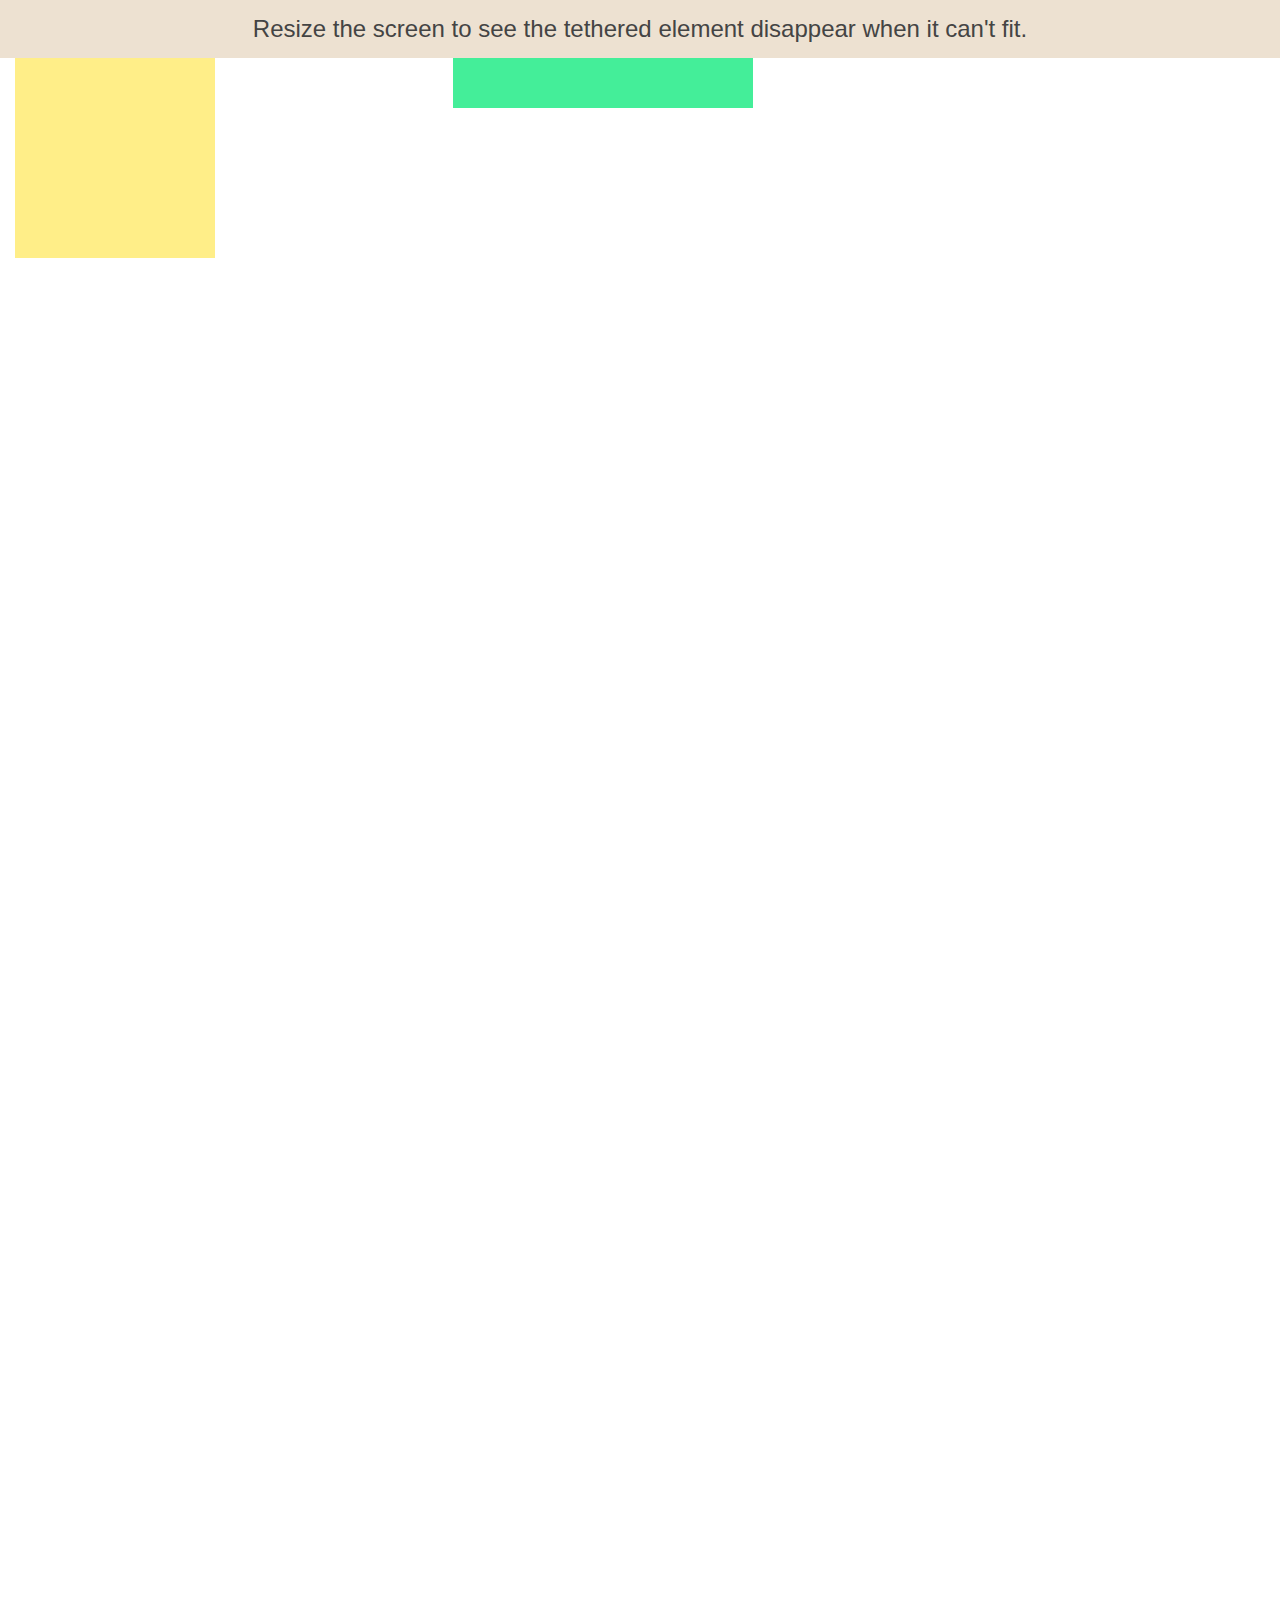
<file: bower_components/tether/examples/out-of-bounds/index.html>
<!DOCTYPE html>
<html>
    <head>
        <meta charset="utf-8">
        <meta http-equiv="X-UA-Compatible" content="chrome=1">
        <meta name="viewport" content="width=device-width, initial-scale=1, user-scalable=no">
        <link rel="stylesheet" href="../resources/css/base.css" />
        <link rel="stylesheet" href="../common/css/style.css" />
        <style>
            .tether-element.tether-out-of-bounds {
                display: none;
            }
        </style>
    </head>
    <body>
        <div class="instructions">Resize the screen to see the tethered element disappear when it can't fit.</div>

        <div class="element"></div>
        <div class="target"></div>

        <script src="//github.hubspot.com/tether/dist/js/tether.js"></script>
        <script>
            var tether = new Tether({
                element: '.element',
                target: '.target',
                attachment: 'top left',
                targetAttachment: 'top right',
                constraints: [{
                    to: 'window',
                    attachment: 'together'
                }]
            });
            tether.on('update', function(event) {
                console.log(event);
            });
        </script>
    </body>
</html>
</file>
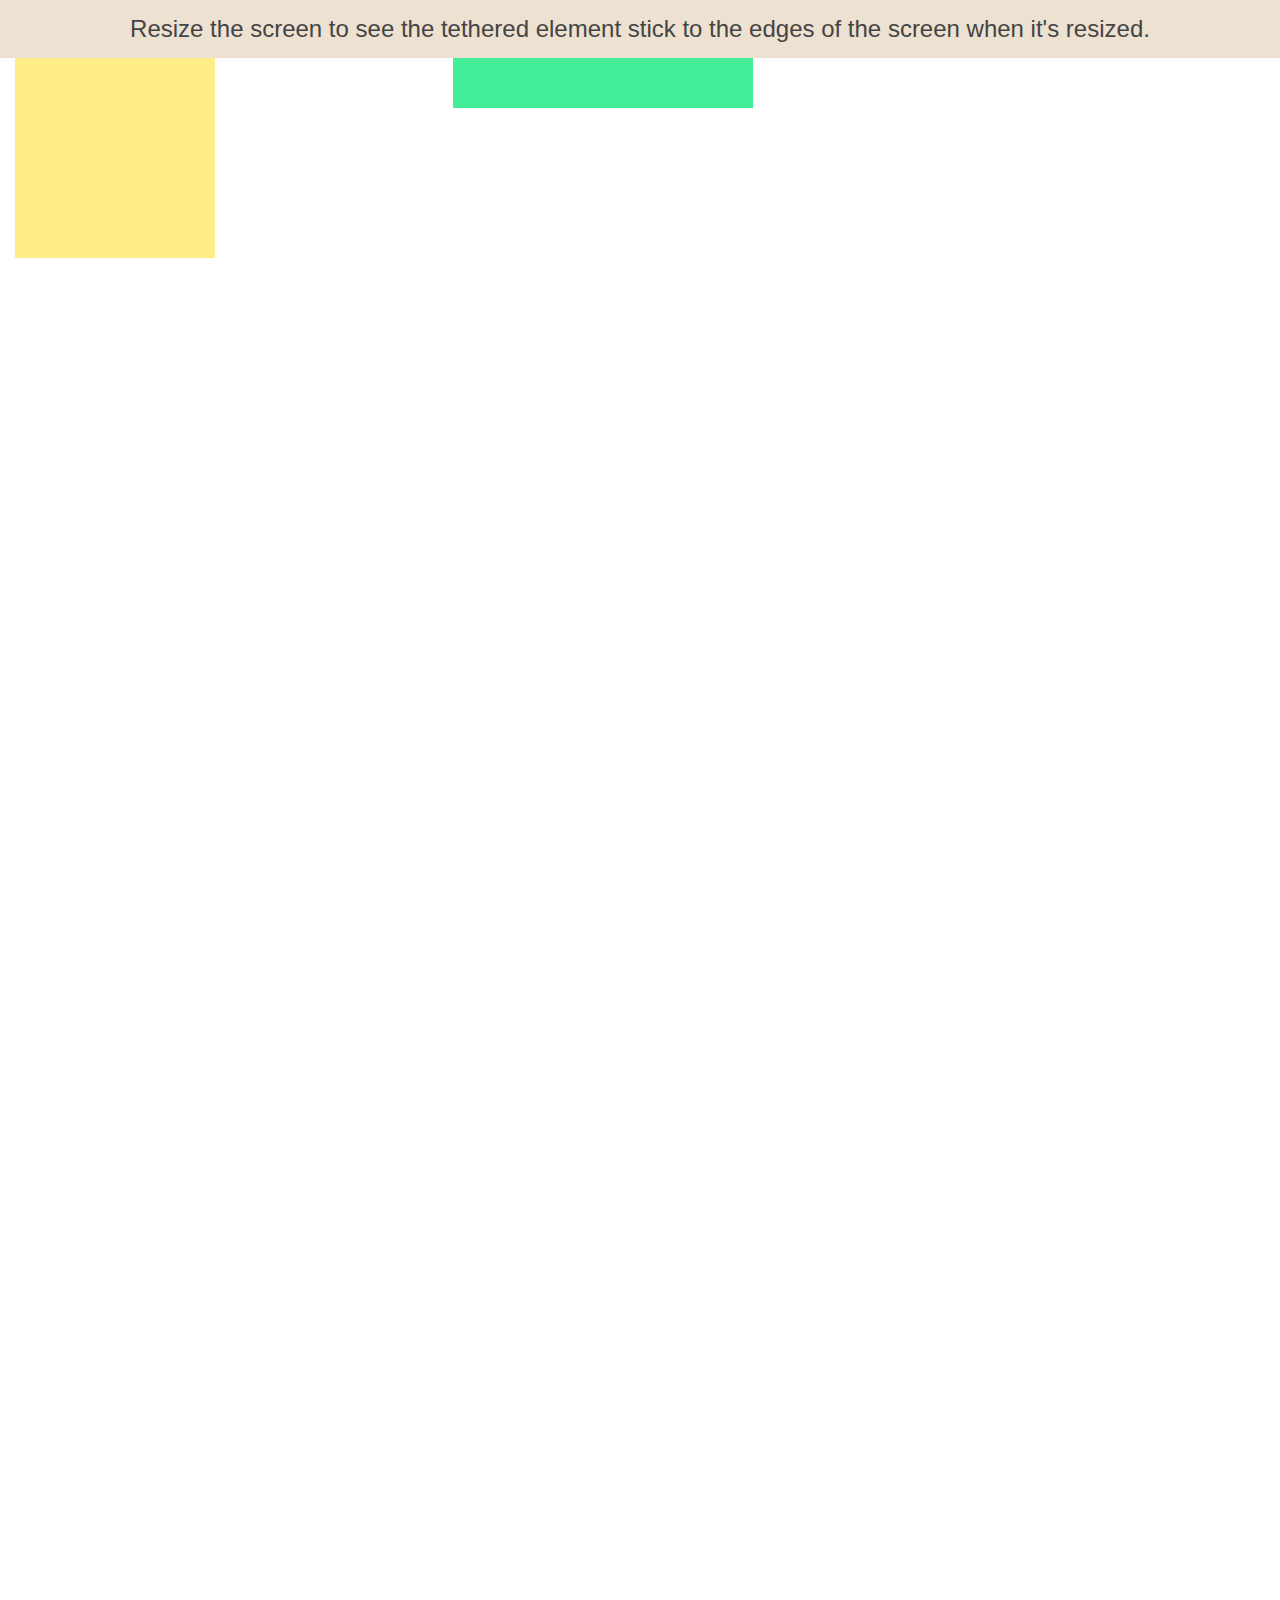
<file: bower_components/tether/examples/pin/index.html>
<!DOCTYPE html>
<html>
    <head>
        <meta charset="utf-8">
        <meta http-equiv="X-UA-Compatible" content="chrome=1">
        <meta name="viewport" content="width=device-width, initial-scale=1, user-scalable=no">
        <link rel="stylesheet" href="../resources/css/base.css" />
        <link rel="stylesheet" href="../common/css/style.css" />
    </head>
    <body>
        <div class="instructions">Resize the screen to see the tethered element stick to the edges of the screen when it's resized.</div>

        <div class="element"></div>
        <div class="target"></div>

        <script src="//github.hubspot.com/tether/dist/js/tether.js"></script>
        <script>
            new Tether({
                element: '.element',
                target: '.target',
                attachment: 'top left',
                targetAttachment: 'top right',
                constraints: [{
                    to: 'window',
                    pin: true
                }]
            });
        </script>
    </body>
</html>
</file>
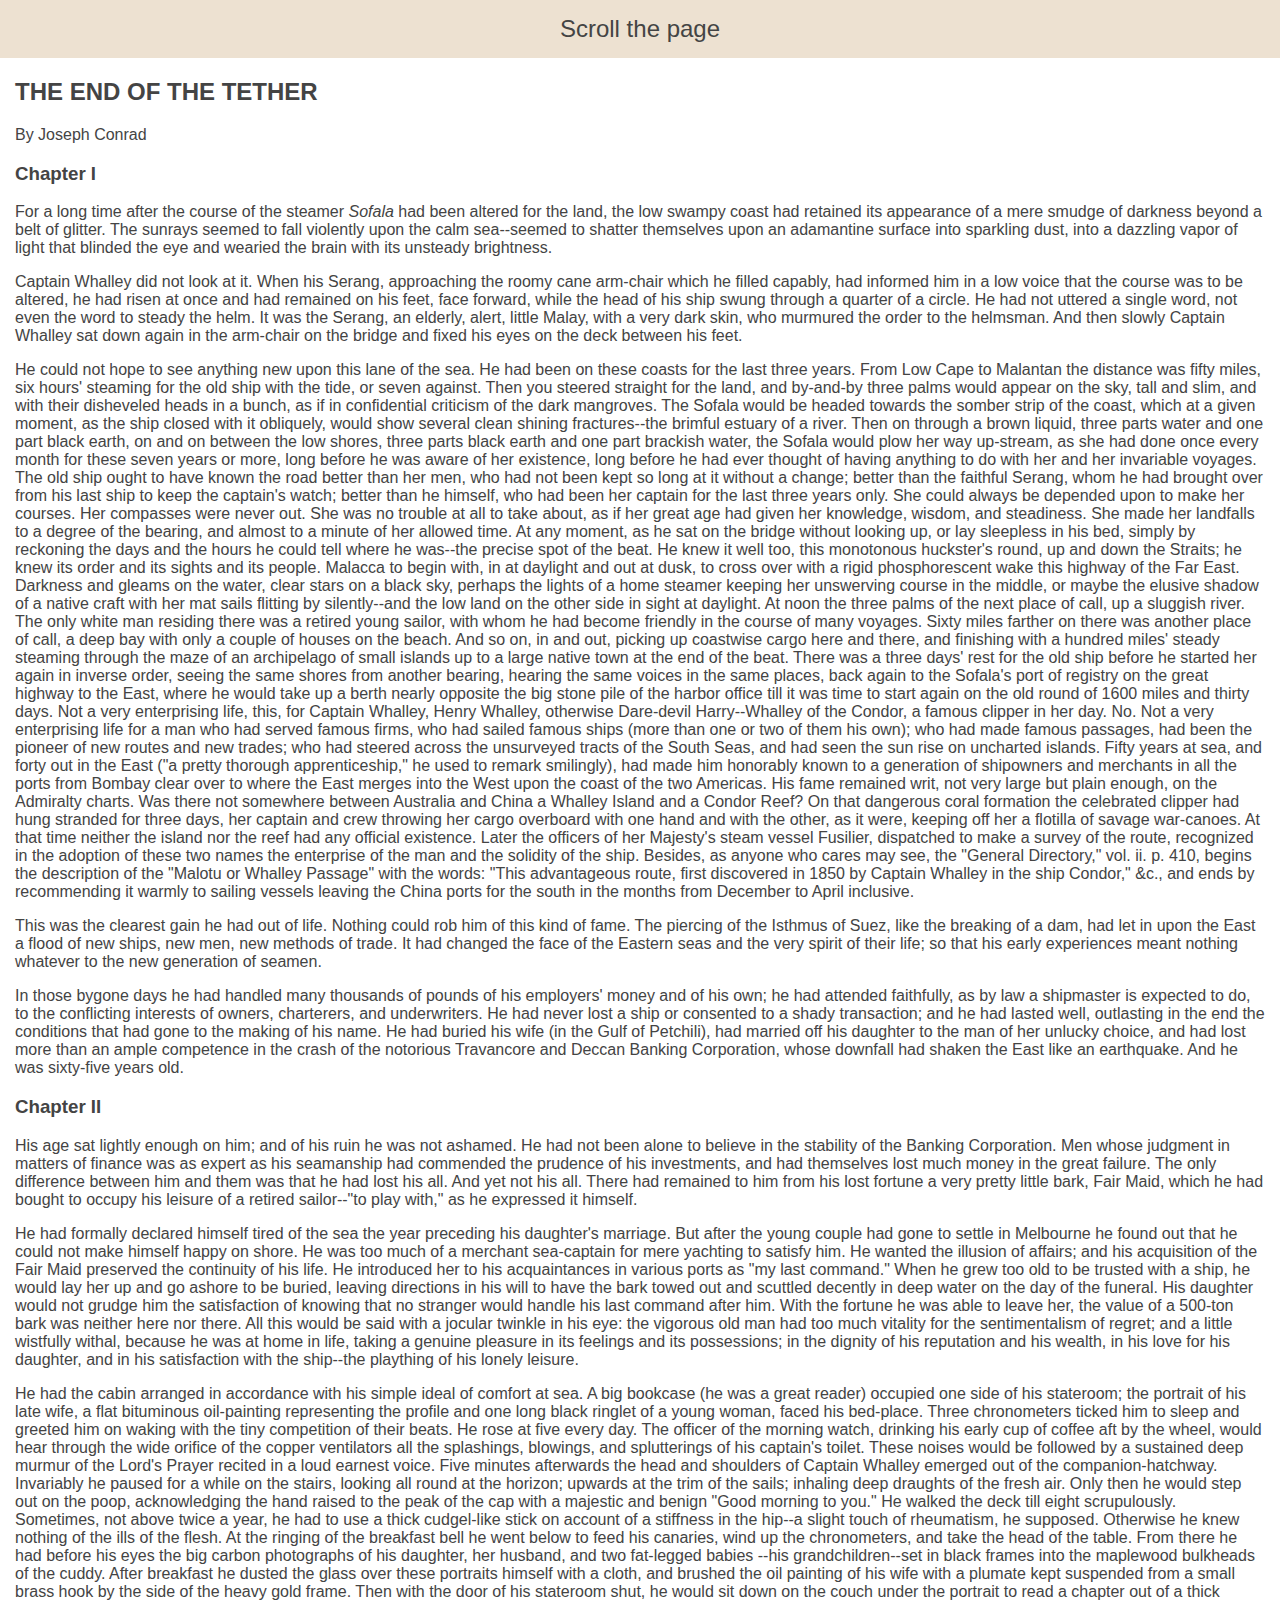
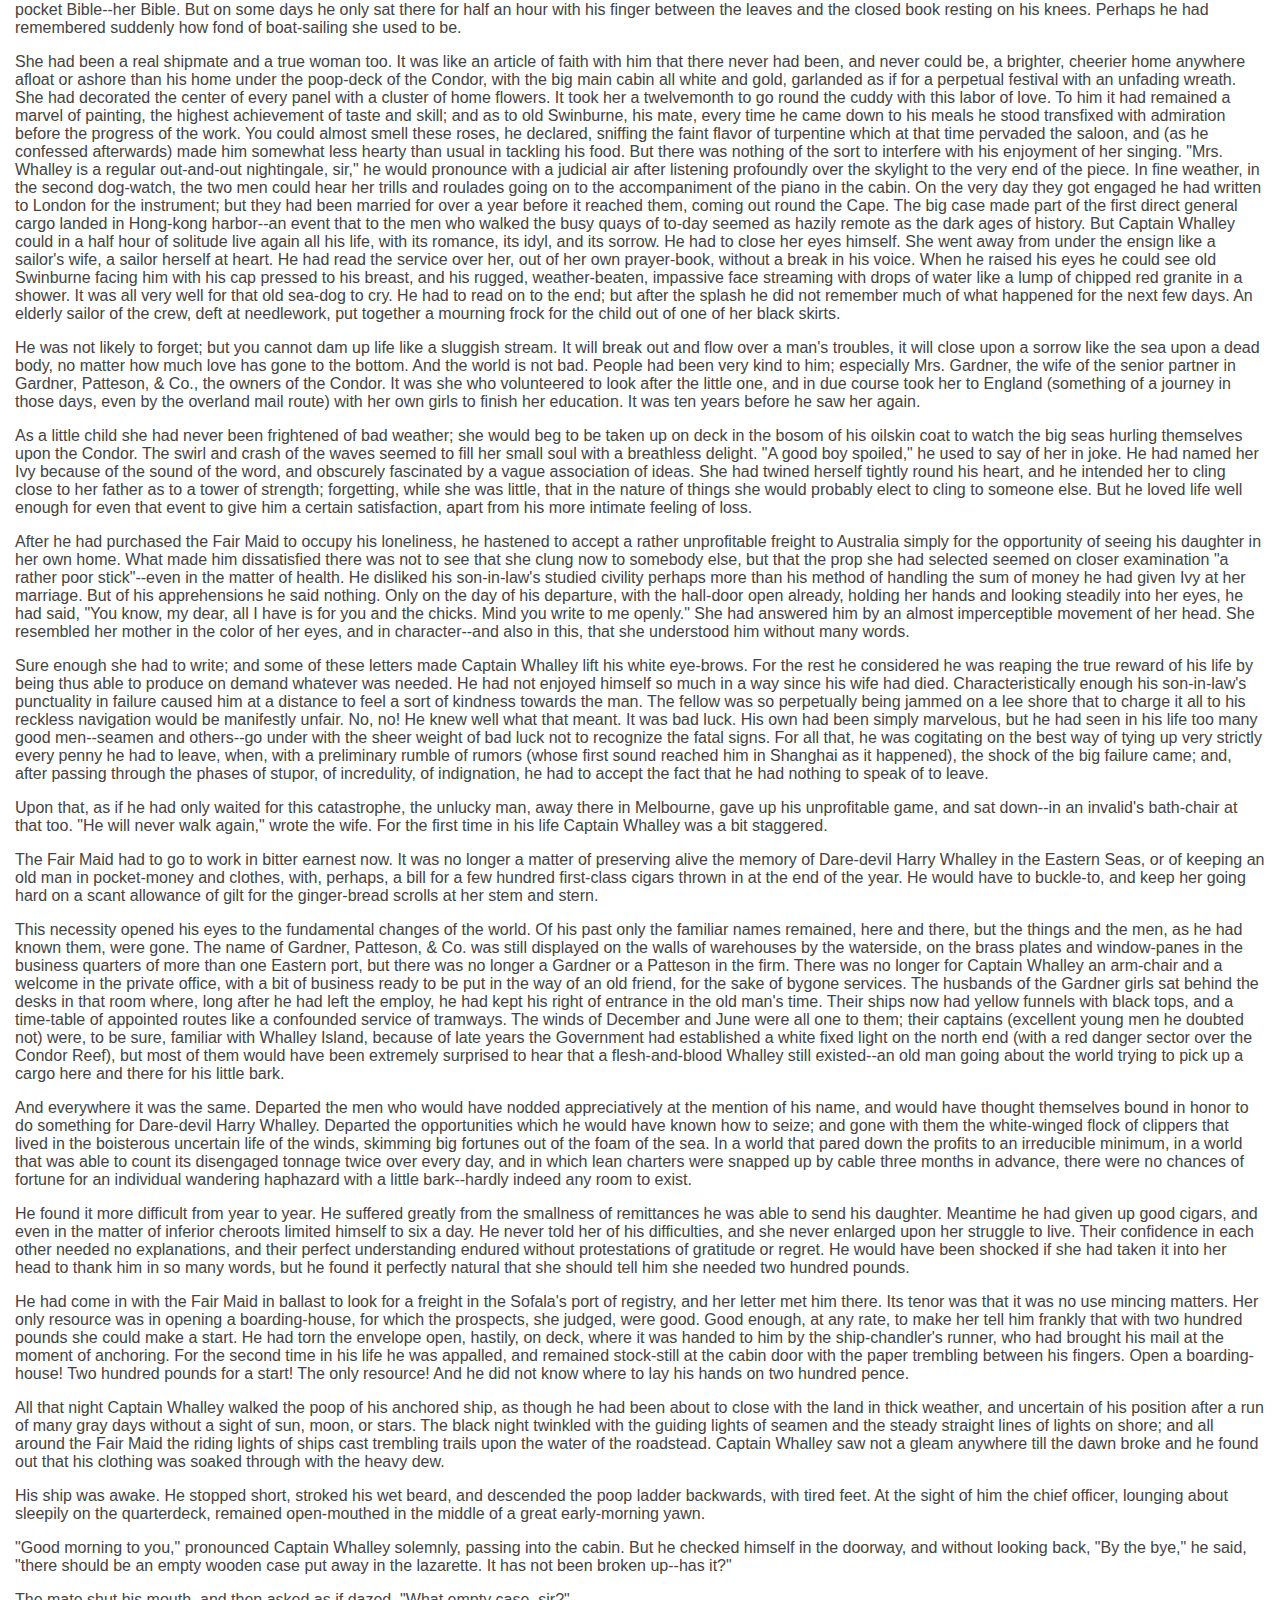
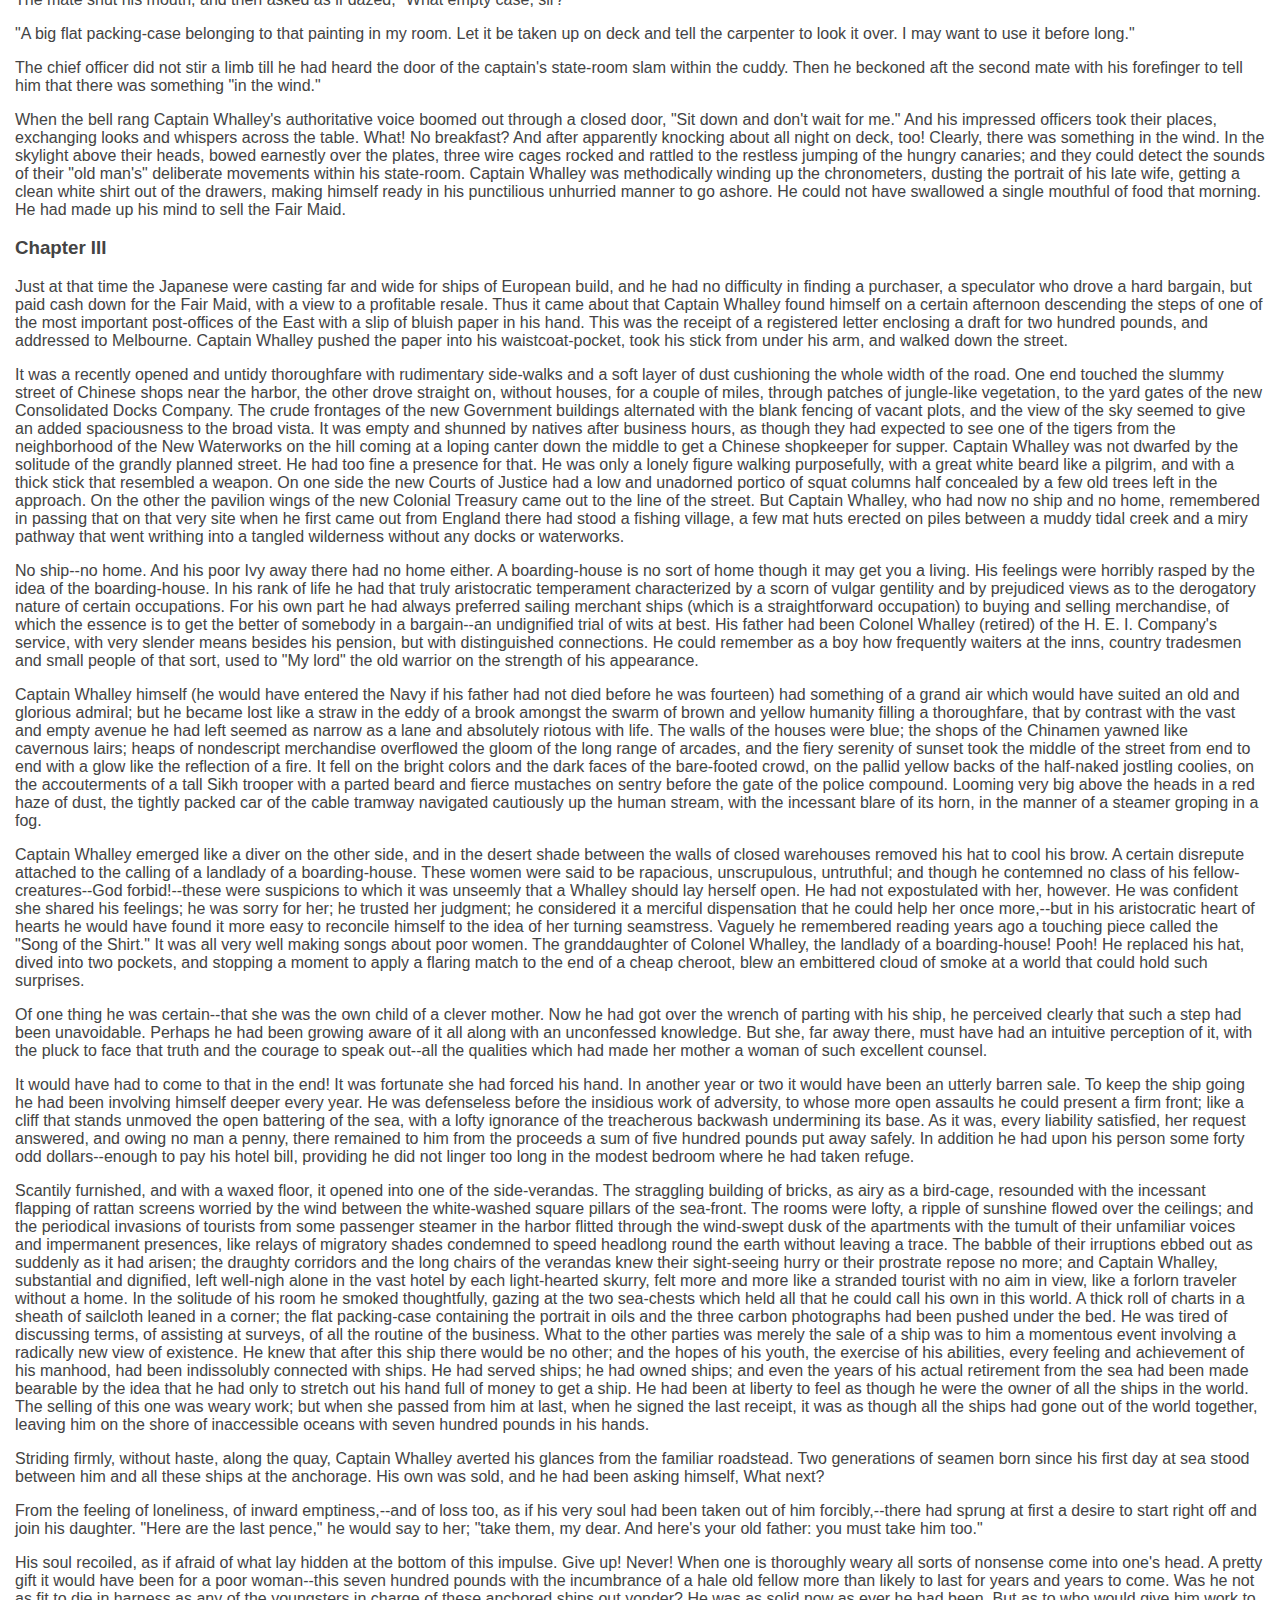
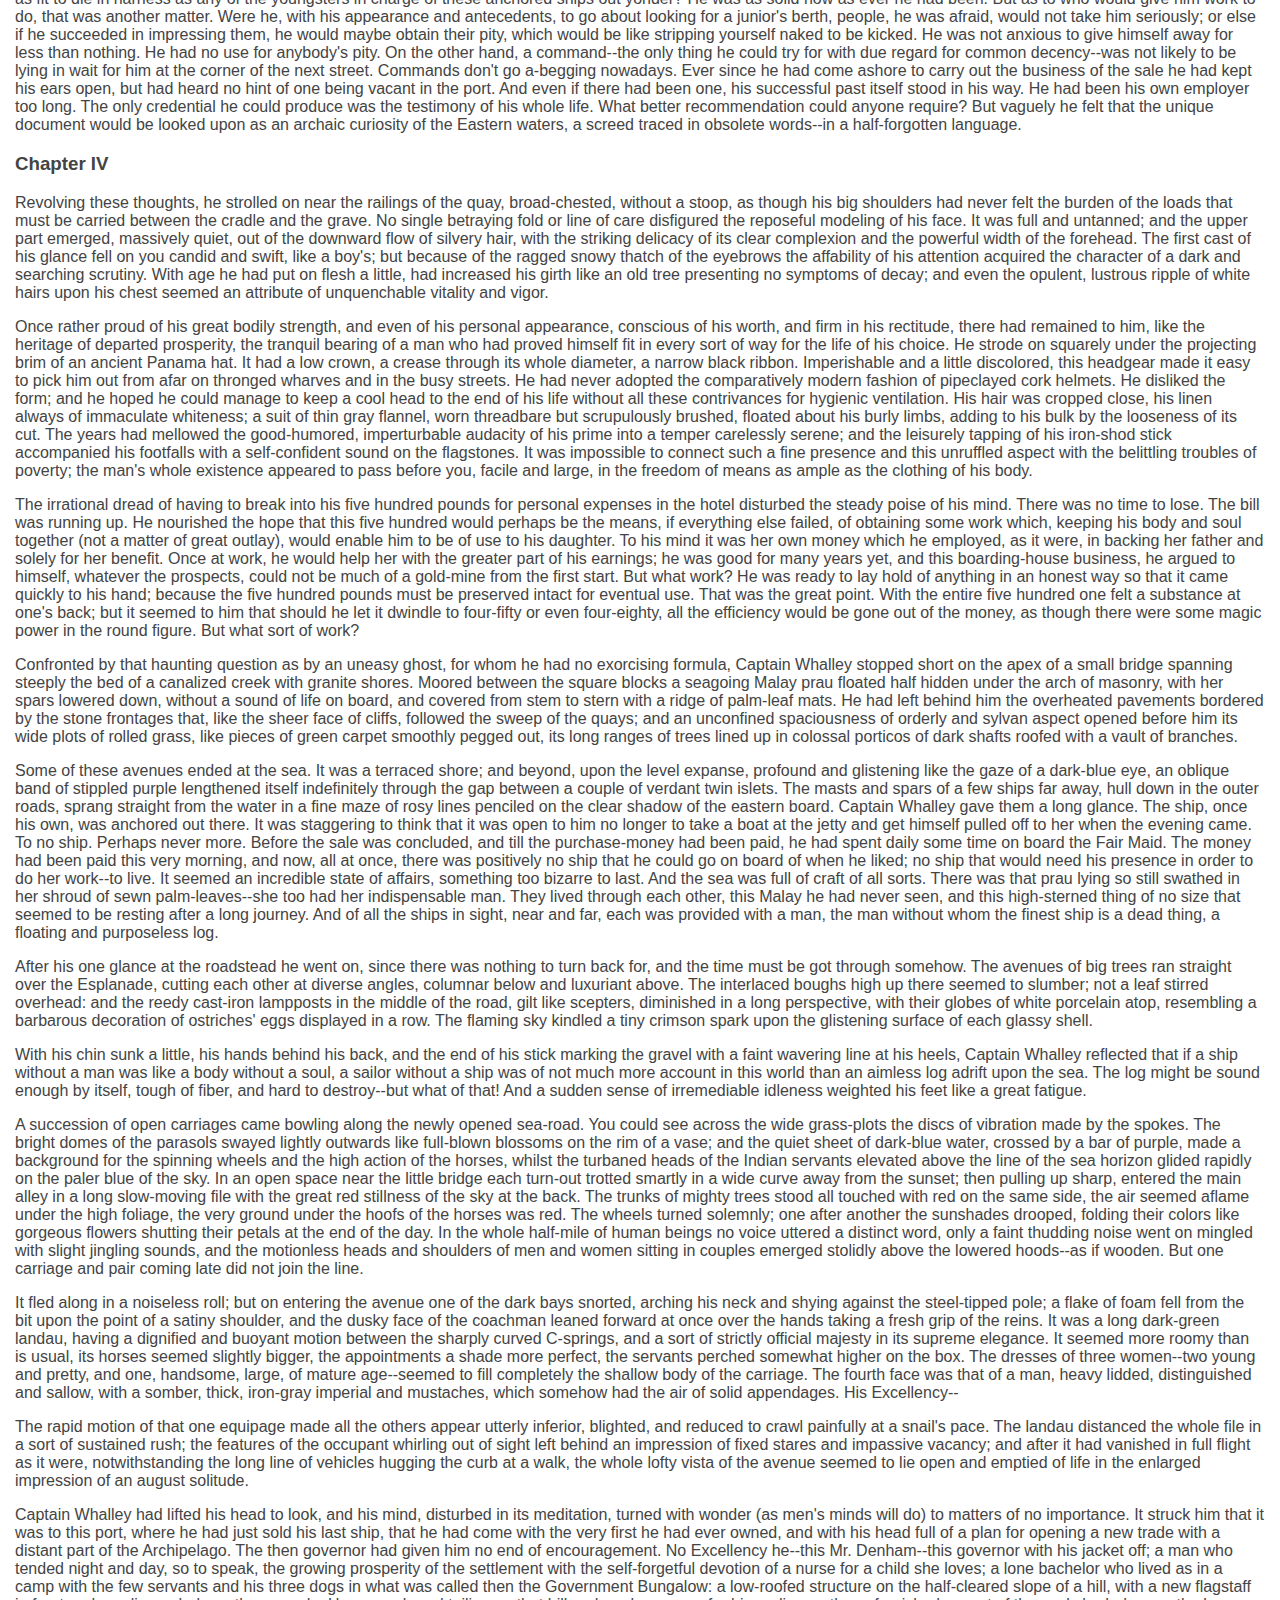
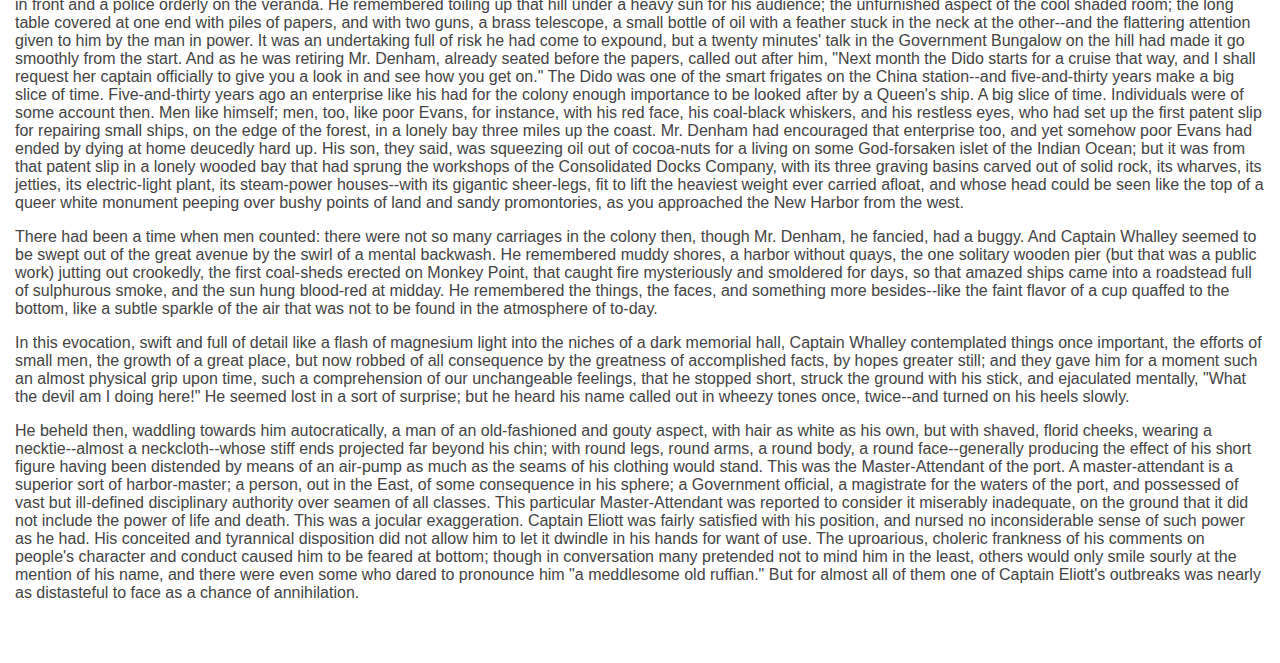
<file: bower_components/tether/examples/scroll/index.html>
<!DOCTYPE html>
<html>
    <head>
        <link rel="stylesheet" href="../resources/css/base.css" />
        <link rel="stylesheet" href="../common/css/style.css" />
    </head>
    <body>

    <div class="instructions">Scroll the page</div>

    <h2>THE END OF THE TETHER</h2>

    <p>By Joseph Conrad</p>

    <h3>Chapter I</h3>

    <p>For a long time after the course of the steamer <em>Sofala</em> had been
    altered for the land, the low swampy coast had retained its appearance
    of a mere smudge of darkness beyond a belt of glitter. The sunrays
    seemed to fall violently upon the calm sea--seemed to shatter themselves
    upon an adamantine surface into sparkling dust, into a dazzling vapor
    of light that blinded the eye and wearied the brain with its unsteady
    brightness.</p>

    <p>Captain Whalley did not look at it. When his Serang, approaching the
    roomy cane arm-chair which he filled capably, had informed him in a low
    voice that the course was to be altered, he had risen at once and had
    remained on his feet, face forward, while the head of his ship swung
    through a quarter of a circle. He had not uttered a single word, not
    even the word to steady the helm. It was the Serang, an elderly, alert,
    little Malay, with a very dark skin, who murmured the order to the
    helmsman. And then slowly Captain Whalley sat down again in the
    arm-chair on the bridge and fixed his eyes on the deck between his feet.</p>

    <p>He could not hope to see anything new upon this lane of the sea. He had
    been on these coasts for the last three years. From Low Cape to Malantan
    the distance was fifty miles, six hours' steaming for the old ship with
    the tide, or seven against. Then you steered straight for the land, and
    by-and-by three palms would appear on the sky, tall and slim, and with
    their disheveled heads in a bunch, as if in confidential criticism of
    the dark mangroves. The Sofala would be headed towards the somber
    strip of the coast, which at a given moment, as the ship closed with
    it obliquely, would show several clean shining fractures--the brimful
    estuary of a river. Then on through a brown liquid, three parts water
    and one part black earth, on and on between the low shores, three parts
    black earth and one part brackish water, the Sofala would plow her way
    up-stream, as she had done once every month for these seven years or
    more, long before he was aware of her existence, long before he had ever
    thought of having anything to do with her and her invariable voyages.
    The old ship ought to have known the road better than her men, who had
    not been kept so long at it without a change; better than the faithful
    Serang, whom he had brought over from his last ship to keep the
    captain's watch; better than he himself, who had been her captain for
    the last three years only. She could always be depended upon to make her
    courses. Her compasses were never out. She was no trouble at all to
    take about, as if her great age had given her knowledge, wisdom, and
    steadiness. She made her landfalls to a degree of the bearing, and
    almost to a minute of her allowed time. At any moment, as he sat on
    the bridge without looking up, or lay sleepless in his bed, simply by
    reckoning the days and the hours he could tell where he was--the precise
    spot of the beat. He knew it well too, this monotonous huckster's
    round, up and down the Straits; he knew its order and its sights and its
    people. Malacca to begin with, in at daylight and out at dusk, to cross
    over with a rigid phosphorescent wake this highway of the Far East.
    Darkness and gleams on the water, clear stars on a black sky, perhaps
    the lights of a home steamer keeping her unswerving course in the
    middle, or maybe the elusive shadow of a native craft with her mat sails
    flitting by silently--and the low land on the other side in sight
    at daylight. At noon the three palms of the next place of call, up a
    sluggish river. The only white man residing there was a retired young
    sailor, with whom he had become friendly in the course of many voyages.
    Sixty miles farther on there was another place of call, a deep bay with
    only a couple of houses on the beach. And so on, in and out, picking
    up coastwise cargo here and there, and finishing with a hundred miles'
    steady steaming through the maze of an archipelago of small islands up
    to a large native town at the end of the beat. There was a three days'
    rest for the old ship before he started her again in inverse order,
    seeing the same shores from another bearing, hearing the same voices
    in the same places, back again to the Sofala's port of registry on
    the great highway to the East, where he would take up a berth nearly
    opposite the big stone pile of the harbor office till it was time to
    start again on the old round of 1600 miles and thirty days. Not a very
    enterprising life, this, for Captain Whalley, Henry Whalley, otherwise
    Dare-devil Harry--Whalley of the Condor, a famous clipper in her day.
    No. Not a very enterprising life for a man who had served famous firms,
    who had sailed famous ships (more than one or two of them his own); who
    had made famous passages, had been the pioneer of new routes and new
    trades; who had steered across the unsurveyed tracts of the South Seas,
    and had seen the sun rise on uncharted islands. Fifty years at sea, and
    forty out in the East ("a pretty thorough apprenticeship," he used
    to remark smilingly), had made him honorably known to a generation of
    shipowners and merchants in all the ports from Bombay clear over to
    where the East merges into the West upon the coast of the two Americas.
    His fame remained writ, not very large but plain enough, on the
    Admiralty charts. Was there not somewhere between Australia and China a
    Whalley Island and a Condor Reef? On that dangerous coral formation the
    celebrated clipper had hung stranded for three days, her captain and
    crew throwing her cargo overboard with one hand and with the other, as
    it were, keeping off her a flotilla of savage war-canoes. At that time
    neither the island nor the reef had any official existence. Later the
    officers of her Majesty's steam vessel Fusilier, dispatched to make a
    survey of the route, recognized in the adoption of these two names the
    enterprise of the man and the solidity of the ship. Besides, as anyone
    who cares may see, the "General Directory," vol. ii. p. 410, begins the
    description of the "Malotu or Whalley Passage" with the words: "This
    advantageous route, first discovered in 1850 by Captain Whalley in the
    ship Condor," &amp;c., and ends by recommending it warmly to sailing vessels
    leaving the China ports for the south in the months from December to
    April inclusive.</p>

    <p>This was the clearest gain he had out of life. Nothing could rob him
    of this kind of fame. The piercing of the Isthmus of Suez, like the
    breaking of a dam, had let in upon the East a flood of new ships, new
    men, new methods of trade. It had changed the face of the Eastern seas
    and the very spirit of their life; so that his early experiences meant
    nothing whatever to the new generation of seamen.</p>

    <p>In those bygone days he had handled many thousands of pounds of his
    employers' money and of his own; he had attended faithfully, as by law
    a shipmaster is expected to do, to the conflicting interests of owners,
    charterers, and underwriters. He had never lost a ship or consented to
    a shady transaction; and he had lasted well, outlasting in the end the
    conditions that had gone to the making of his name. He had buried his
    wife (in the Gulf of Petchili), had married off his daughter to the man
    of her unlucky choice, and had lost more than an ample competence in the
    crash of the notorious Travancore and Deccan Banking Corporation, whose
    downfall had shaken the East like an earthquake. And he was sixty-five
    years old.</p>

    <h3>Chapter II</h3>

    <p>His age sat lightly enough on him; and of his ruin he was not ashamed.
    He had not been alone to believe in the stability of the Banking
    Corporation. Men whose judgment in matters of finance was as expert as
    his seamanship had commended the prudence of his investments, and had
    themselves lost much money in the great failure. The only difference
    between him and them was that he had lost his all. And yet not his all.
    There had remained to him from his lost fortune a very pretty little
    bark, Fair Maid, which he had bought to occupy his leisure of a retired
    sailor--"to play with," as he expressed it himself.</p>

    <p>He had formally declared himself tired of the sea the year preceding his
    daughter's marriage. But after the young couple had gone to settle in
    Melbourne he found out that he could not make himself happy on shore. He
    was too much of a merchant sea-captain for mere yachting to satisfy him.
    He wanted the illusion of affairs; and his acquisition of the Fair
    Maid preserved the continuity of his life. He introduced her to his
    acquaintances in various ports as "my last command." When he grew too
    old to be trusted with a ship, he would lay her up and go ashore to be
    buried, leaving directions in his will to have the bark towed out and
    scuttled decently in deep water on the day of the funeral. His daughter
    would not grudge him the satisfaction of knowing that no stranger would
    handle his last command after him. With the fortune he was able to leave
    her, the value of a 500-ton bark was neither here nor there. All this
    would be said with a jocular twinkle in his eye: the vigorous old man
    had too much vitality for the sentimentalism of regret; and a little
    wistfully withal, because he was at home in life, taking a genuine
    pleasure in its feelings and its possessions; in the dignity of his
    reputation and his wealth, in his love for his daughter, and in his
    satisfaction with the ship--the plaything of his lonely leisure.</p>

    <p>He had the cabin arranged in accordance with his simple ideal of comfort
    at sea. A big bookcase (he was a great reader) occupied one side of his
    stateroom; the portrait of his late wife, a flat bituminous oil-painting
    representing the profile and one long black ringlet of a young woman,
    faced his bed-place. Three chronometers ticked him to sleep and greeted
    him on waking with the tiny competition of their beats. He rose at five
    every day. The officer of the morning watch, drinking his early cup
    of coffee aft by the wheel, would hear through the wide orifice of the
    copper ventilators all the splashings, blowings, and splutterings of
    his captain's toilet. These noises would be followed by a sustained
    deep murmur of the Lord's Prayer recited in a loud earnest voice. Five
    minutes afterwards the head and shoulders of Captain Whalley emerged
    out of the companion-hatchway. Invariably he paused for a while on the
    stairs, looking all round at the horizon; upwards at the trim of the
    sails; inhaling deep draughts of the fresh air. Only then he would step
    out on the poop, acknowledging the hand raised to the peak of the cap
    with a majestic and benign "Good morning to you." He walked the deck
    till eight scrupulously. Sometimes, not above twice a year, he had to
    use a thick cudgel-like stick on account of a stiffness in the hip--a
    slight touch of rheumatism, he supposed. Otherwise he knew nothing of
    the ills of the flesh. At the ringing of the breakfast bell he went
    below to feed his canaries, wind up the chronometers, and take the
    head of the table. From there he had before his eyes the big carbon
    photographs of his daughter, her husband, and two fat-legged babies
    --his grandchildren--set in black frames into the maplewood bulkheads
    of the cuddy. After breakfast he dusted the glass over these portraits
    himself with a cloth, and brushed the oil painting of his wife with a
    plumate kept suspended from a small brass hook by the side of the heavy
    gold frame. Then with the door of his stateroom shut, he would sit down
    on the couch under the portrait to read a chapter out of a thick pocket
    Bible--her Bible. But on some days he only sat there for half an hour
    with his finger between the leaves and the closed book resting on his
    knees. Perhaps he had remembered suddenly how fond of boat-sailing she
    used to be.</p>

    <p>She had been a real shipmate and a true woman too. It was like an
    article of faith with him that there never had been, and never could be,
    a brighter, cheerier home anywhere afloat or ashore than his home under
    the poop-deck of the Condor, with the big main cabin all white and gold,
    garlanded as if for a perpetual festival with an unfading wreath. She
    had decorated the center of every panel with a cluster of home flowers.
    It took her a twelvemonth to go round the cuddy with this labor of love.
    To him it had remained a marvel of painting, the highest achievement of
    taste and skill; and as to old Swinburne, his mate, every time he
    came down to his meals he stood transfixed with admiration before the
    progress of the work. You could almost smell these roses, he declared,
    sniffing the faint flavor of turpentine which at that time pervaded the
    saloon, and (as he confessed afterwards) made him somewhat less hearty
    than usual in tackling his food. But there was nothing of the sort to
    interfere with his enjoyment of her singing. "Mrs. Whalley is a regular
    out-and-out nightingale, sir," he would pronounce with a judicial air
    after listening profoundly over the skylight to the very end of the
    piece. In fine weather, in the second dog-watch, the two men could hear
    her trills and roulades going on to the accompaniment of the piano in
    the cabin. On the very day they got engaged he had written to London
    for the instrument; but they had been married for over a year before it
    reached them, coming out round the Cape. The big case made part of the
    first direct general cargo landed in Hong-kong harbor--an event that to
    the men who walked the busy quays of to-day seemed as hazily remote as
    the dark ages of history. But Captain Whalley could in a half hour of
    solitude live again all his life, with its romance, its idyl, and its
    sorrow. He had to close her eyes himself. She went away from under the
    ensign like a sailor's wife, a sailor herself at heart. He had read
    the service over her, out of her own prayer-book, without a break in his
    voice. When he raised his eyes he could see old Swinburne facing him
    with his cap pressed to his breast, and his rugged, weather-beaten,
    impassive face streaming with drops of water like a lump of chipped red
    granite in a shower. It was all very well for that old sea-dog to cry.
    He had to read on to the end; but after the splash he did not remember
    much of what happened for the next few days. An elderly sailor of the
    crew, deft at needlework, put together a mourning frock for the child
    out of one of her black skirts.</p>

    <p>He was not likely to forget; but you cannot dam up life like a sluggish
    stream. It will break out and flow over a man's troubles, it will close
    upon a sorrow like the sea upon a dead body, no matter how much love has
    gone to the bottom. And the world is not bad. People had been very
    kind to him; especially Mrs. Gardner, the wife of the senior partner
    in Gardner, Patteson, &amp; Co., the owners of the Condor. It was she who
    volunteered to look after the little one, and in due course took her to
    England (something of a journey in those days, even by the overland
    mail route) with her own girls to finish her education. It was ten years
    before he saw her again.</p>

    <p>As a little child she had never been frightened of bad weather; she
    would beg to be taken up on deck in the bosom of his oilskin coat to
    watch the big seas hurling themselves upon the Condor. The swirl and
    crash of the waves seemed to fill her small soul with a breathless
    delight. "A good boy spoiled," he used to say of her in joke. He had
    named her Ivy because of the sound of the word, and obscurely fascinated
    by a vague association of ideas. She had twined herself tightly round
    his heart, and he intended her to cling close to her father as to a
    tower of strength; forgetting, while she was little, that in the nature
    of things she would probably elect to cling to someone else. But
    he loved life well enough for even that event to give him a certain
    satisfaction, apart from his more intimate feeling of loss.</p>

    <p>After he had purchased the Fair Maid to occupy his loneliness, he
    hastened to accept a rather unprofitable freight to Australia simply for
    the opportunity of seeing his daughter in her own home. What made him
    dissatisfied there was not to see that she clung now to somebody else,
    but that the prop she had selected seemed on closer examination "a
    rather poor stick"--even in the matter of health. He disliked his
    son-in-law's studied civility perhaps more than his method of
    handling the sum of money he had given Ivy at her marriage. But of his
    apprehensions he said nothing. Only on the day of his departure, with
    the hall-door open already, holding her hands and looking steadily into
    her eyes, he had said, "You know, my dear, all I have is for you and the
    chicks. Mind you write to me openly." She had answered him by an almost
    imperceptible movement of her head. She resembled her mother in
    the color of her eyes, and in character--and also in this, that she
    understood him without many words.</p>

    <p>Sure enough she had to write; and some of these letters made Captain
    Whalley lift his white eye-brows. For the rest he considered he was
    reaping the true reward of his life by being thus able to produce on
    demand whatever was needed. He had not enjoyed himself so much in a
    way since his wife had died. Characteristically enough his son-in-law's
    punctuality in failure caused him at a distance to feel a sort of
    kindness towards the man. The fellow was so perpetually being jammed on
    a lee shore that to charge it all to his reckless navigation would be
    manifestly unfair. No, no! He knew well what that meant. It was bad
    luck. His own had been simply marvelous, but he had seen in his life too
    many good men--seamen and others--go under with the sheer weight of bad
    luck not to recognize the fatal signs. For all that, he was cogitating
    on the best way of tying up very strictly every penny he had to leave,
    when, with a preliminary rumble of rumors (whose first sound reached
    him in Shanghai as it happened), the shock of the big failure came;
    and, after passing through the phases of stupor, of incredulity, of
    indignation, he had to accept the fact that he had nothing to speak of
    to leave.</p>

    <p>Upon that, as if he had only waited for this catastrophe, the unlucky
    man, away there in Melbourne, gave up his unprofitable game, and sat
    down--in an invalid's bath-chair at that too. "He will never walk
    again," wrote the wife. For the first time in his life Captain Whalley
    was a bit staggered.</p>

    <p>The Fair Maid had to go to work in bitter earnest now. It was no longer
    a matter of preserving alive the memory of Dare-devil Harry Whalley in
    the Eastern Seas, or of keeping an old man in pocket-money and clothes,
    with, perhaps, a bill for a few hundred first-class cigars thrown in at
    the end of the year. He would have to buckle-to, and keep her going hard
    on a scant allowance of gilt for the ginger-bread scrolls at her stem
    and stern.</p>

    <p>This necessity opened his eyes to the fundamental changes of the world.
    Of his past only the familiar names remained, here and there, but
    the things and the men, as he had known them, were gone. The name of
    Gardner, Patteson, &amp; Co. was still displayed on the walls of warehouses
    by the waterside, on the brass plates and window-panes in the business
    quarters of more than one Eastern port, but there was no longer a
    Gardner or a Patteson in the firm. There was no longer for Captain
    Whalley an arm-chair and a welcome in the private office, with a bit of
    business ready to be put in the way of an old friend, for the sake of
    bygone services. The husbands of the Gardner girls sat behind the desks
    in that room where, long after he had left the employ, he had kept his
    right of entrance in the old man's time. Their ships now had yellow
    funnels with black tops, and a time-table of appointed routes like a
    confounded service of tramways. The winds of December and June were all
    one to them; their captains (excellent young men he doubted not) were,
    to be sure, familiar with Whalley Island, because of late years the
    Government had established a white fixed light on the north end (with
    a red danger sector over the Condor Reef), but most of them would have
    been extremely surprised to hear that a flesh-and-blood Whalley still
    existed--an old man going about the world trying to pick up a cargo here
    and there for his little bark.</p>

    <p>And everywhere it was the same. Departed the men who would have nodded
    appreciatively at the mention of his name, and would have thought
    themselves bound in honor to do something for Dare-devil Harry Whalley.
    Departed the opportunities which he would have known how to seize; and
    gone with them the white-winged flock of clippers that lived in the
    boisterous uncertain life of the winds, skimming big fortunes out of
    the foam of the sea. In a world that pared down the profits to an
    irreducible minimum, in a world that was able to count its disengaged
    tonnage twice over every day, and in which lean charters were snapped up
    by cable three months in advance, there were no chances of fortune for
    an individual wandering haphazard with a little bark--hardly indeed any
    room to exist.</p>

    <p>He found it more difficult from year to year. He suffered greatly from
    the smallness of remittances he was able to send his daughter. Meantime
    he had given up good cigars, and even in the matter of inferior cheroots
    limited himself to six a day. He never told her of his difficulties, and
    she never enlarged upon her struggle to live. Their confidence in each
    other needed no explanations, and their perfect understanding endured
    without protestations of gratitude or regret. He would have been shocked
    if she had taken it into her head to thank him in so many words, but
    he found it perfectly natural that she should tell him she needed two
    hundred pounds.</p>

    <p>He had come in with the Fair Maid in ballast to look for a freight in
    the Sofala's port of registry, and her letter met him there. Its tenor
    was that it was no use mincing matters. Her only resource was in opening
    a boarding-house, for which the prospects, she judged, were good. Good
    enough, at any rate, to make her tell him frankly that with two hundred
    pounds she could make a start. He had torn the envelope open, hastily,
    on deck, where it was handed to him by the ship-chandler's runner, who
    had brought his mail at the moment of anchoring. For the second time
    in his life he was appalled, and remained stock-still at the cabin door
    with the paper trembling between his fingers. Open a boarding-house! Two
    hundred pounds for a start! The only resource! And he did not know where
    to lay his hands on two hundred pence.</p>

    <p>All that night Captain Whalley walked the poop of his anchored ship, as
    though he had been about to close with the land in thick weather, and
    uncertain of his position after a run of many gray days without a sight
    of sun, moon, or stars. The black night twinkled with the guiding lights
    of seamen and the steady straight lines of lights on shore; and all
    around the Fair Maid the riding lights of ships cast trembling trails
    upon the water of the roadstead. Captain Whalley saw not a gleam
    anywhere till the dawn broke and he found out that his clothing was
    soaked through with the heavy dew.</p>

    <p>His ship was awake. He stopped short, stroked his wet beard, and
    descended the poop ladder backwards, with tired feet. At the sight
    of him the chief officer, lounging about sleepily on the quarterdeck,
    remained open-mouthed in the middle of a great early-morning yawn.</p>

    <p>"Good morning to you," pronounced Captain Whalley solemnly, passing into
    the cabin. But he checked himself in the doorway, and without looking
    back, "By the bye," he said, "there should be an empty wooden case put
    away in the lazarette. It has not been broken up--has it?"</p>

    <p>The mate shut his mouth, and then asked as if dazed, "What empty case,
    sir?"</p>

    <p>"A big flat packing-case belonging to that painting in my room. Let it
    be taken up on deck and tell the carpenter to look it over. I may want
    to use it before long."</p>

    <p>The chief officer did not stir a limb till he had heard the door of the
    captain's state-room slam within the cuddy. Then he beckoned aft the
    second mate with his forefinger to tell him that there was something "in
    the wind."</p>

    <p>When the bell rang Captain Whalley's authoritative voice boomed out
    through a closed door, "Sit down and don't wait for me." And his
    impressed officers took their places, exchanging looks and whispers
    across the table. What! No breakfast? And after apparently knocking
    about all night on deck, too! Clearly, there was something in the wind.
    In the skylight above their heads, bowed earnestly over the plates,
    three wire cages rocked and rattled to the restless jumping of the
    hungry canaries; and they could detect the sounds of their "old
    man's" deliberate movements within his state-room. Captain Whalley was
    methodically winding up the chronometers, dusting the portrait of
    his late wife, getting a clean white shirt out of the drawers, making
    himself ready in his punctilious unhurried manner to go ashore. He could
    not have swallowed a single mouthful of food that morning. He had made
    up his mind to sell the Fair Maid.</p>

    <h3>Chapter III</h3>

    <p>Just at that time the Japanese were casting far and wide for ships
    of European build, and he had no difficulty in finding a purchaser, a
    speculator who drove a hard bargain, but paid cash down for the Fair
    Maid, with a view to a profitable resale. Thus it came about that
    Captain Whalley found himself on a certain afternoon descending the
    steps of one of the most important post-offices of the East with a slip
    of bluish paper in his hand. This was the receipt of a registered letter
    enclosing a draft for two hundred pounds, and addressed to Melbourne.
    Captain Whalley pushed the paper into his waistcoat-pocket, took his
    stick from under his arm, and walked down the street.</p>

    <p>It was a recently opened and untidy thoroughfare with rudimentary
    side-walks and a soft layer of dust cushioning the whole width of
    the road. One end touched the slummy street of Chinese shops near the
    harbor, the other drove straight on, without houses, for a couple of
    miles, through patches of jungle-like vegetation, to the yard gates
    of the new Consolidated Docks Company. The crude frontages of the new
    Government buildings alternated with the blank fencing of vacant plots,
    and the view of the sky seemed to give an added spaciousness to the
    broad vista. It was empty and shunned by natives after business
    hours, as though they had expected to see one of the tigers from the
    neighborhood of the New Waterworks on the hill coming at a loping canter
    down the middle to get a Chinese shopkeeper for supper. Captain Whalley
    was not dwarfed by the solitude of the grandly planned street. He
    had too fine a presence for that. He was only a lonely figure walking
    purposefully, with a great white beard like a pilgrim, and with a thick
    stick that resembled a weapon. On one side the new Courts of Justice had
    a low and unadorned portico of squat columns half concealed by a few old
    trees left in the approach. On the other the pavilion wings of the
    new Colonial Treasury came out to the line of the street. But Captain
    Whalley, who had now no ship and no home, remembered in passing that
    on that very site when he first came out from England there had stood a
    fishing village, a few mat huts erected on piles between a muddy tidal
    creek and a miry pathway that went writhing into a tangled wilderness
    without any docks or waterworks.</p>

    <p>No ship--no home. And his poor Ivy away there had no home either. A
    boarding-house is no sort of home though it may get you a living. His
    feelings were horribly rasped by the idea of the boarding-house. In his
    rank of life he had that truly aristocratic temperament characterized by
    a scorn of vulgar gentility and by prejudiced views as to the derogatory
    nature of certain occupations. For his own part he had always preferred
    sailing merchant ships (which is a straightforward occupation) to buying
    and selling merchandise, of which the essence is to get the better of
    somebody in a bargain--an undignified trial of wits at best. His father
    had been Colonel Whalley (retired) of the H. E. I. Company's service,
    with very slender means besides his pension, but with distinguished
    connections. He could remember as a boy how frequently waiters at the
    inns, country tradesmen and small people of that sort, used to "My lord"
    the old warrior on the strength of his appearance.</p>

    <p>Captain Whalley himself (he would have entered the Navy if his father
    had not died before he was fourteen) had something of a grand air which
    would have suited an old and glorious admiral; but he became lost like
    a straw in the eddy of a brook amongst the swarm of brown and yellow
    humanity filling a thoroughfare, that by contrast with the vast and
    empty avenue he had left seemed as narrow as a lane and absolutely
    riotous with life. The walls of the houses were blue; the shops of the
    Chinamen yawned like cavernous lairs; heaps of nondescript merchandise
    overflowed the gloom of the long range of arcades, and the fiery
    serenity of sunset took the middle of the street from end to end with a
    glow like the reflection of a fire. It fell on the bright colors and the
    dark faces of the bare-footed crowd, on the pallid yellow backs of the
    half-naked jostling coolies, on the accouterments of a tall Sikh trooper
    with a parted beard and fierce mustaches on sentry before the gate of
    the police compound. Looming very big above the heads in a red haze of
    dust, the tightly packed car of the cable tramway navigated cautiously
    up the human stream, with the incessant blare of its horn, in the manner
    of a steamer groping in a fog.</p>

    <p>Captain Whalley emerged like a diver on the other side, and in the
    desert shade between the walls of closed warehouses removed his hat to
    cool his brow. A certain disrepute attached to the calling of a
    landlady of a boarding-house. These women were said to be rapacious,
    unscrupulous, untruthful; and though he contemned no class of his
    fellow-creatures--God forbid!--these were suspicions to which it was
    unseemly that a Whalley should lay herself open. He had not expostulated
    with her, however. He was confident she shared his feelings; he was
    sorry for her; he trusted her judgment; he considered it a merciful
    dispensation that he could help her once more,--but in his aristocratic
    heart of hearts he would have found it more easy to reconcile himself to
    the idea of her turning seamstress. Vaguely he remembered reading years
    ago a touching piece called the "Song of the Shirt." It was all very
    well making songs about poor women. The granddaughter of Colonel
    Whalley, the landlady of a boarding-house! Pooh! He replaced his hat,
    dived into two pockets, and stopping a moment to apply a flaring match
    to the end of a cheap cheroot, blew an embittered cloud of smoke at a
    world that could hold such surprises.</p>

    <p>Of one thing he was certain--that she was the own child of a clever
    mother. Now he had got over the wrench of parting with his ship, he
    perceived clearly that such a step had been unavoidable. Perhaps he had
    been growing aware of it all along with an unconfessed knowledge. But
    she, far away there, must have had an intuitive perception of it, with
    the pluck to face that truth and the courage to speak out--all the
    qualities which had made her mother a woman of such excellent counsel.</p>

    <p>It would have had to come to that in the end! It was fortunate she had
    forced his hand. In another year or two it would have been an utterly
    barren sale. To keep the ship going he had been involving himself deeper
    every year. He was defenseless before the insidious work of adversity,
    to whose more open assaults he could present a firm front; like a
    cliff that stands unmoved the open battering of the sea, with a lofty
    ignorance of the treacherous backwash undermining its base. As it was,
    every liability satisfied, her request answered, and owing no man a
    penny, there remained to him from the proceeds a sum of five hundred
    pounds put away safely. In addition he had upon his person some forty
    odd dollars--enough to pay his hotel bill, providing he did not linger
    too long in the modest bedroom where he had taken refuge.</p>

    <p>Scantily furnished, and with a waxed floor, it opened into one of
    the side-verandas. The straggling building of bricks, as airy as a
    bird-cage, resounded with the incessant flapping of rattan screens
    worried by the wind between the white-washed square pillars of the
    sea-front. The rooms were lofty, a ripple of sunshine flowed over the
    ceilings; and the periodical invasions of tourists from some passenger
    steamer in the harbor flitted through the wind-swept dusk of the
    apartments with the tumult of their unfamiliar voices and impermanent
    presences, like relays of migratory shades condemned to speed headlong
    round the earth without leaving a trace. The babble of their irruptions
    ebbed out as suddenly as it had arisen; the draughty corridors and
    the long chairs of the verandas knew their sight-seeing hurry or
    their prostrate repose no more; and Captain Whalley, substantial and
    dignified, left well-nigh alone in the vast hotel by each light-hearted
    skurry, felt more and more like a stranded tourist with no aim in view,
    like a forlorn traveler without a home. In the solitude of his room he
    smoked thoughtfully, gazing at the two sea-chests which held all that he
    could call his own in this world. A thick roll of charts in a sheath
    of sailcloth leaned in a corner; the flat packing-case containing the
    portrait in oils and the three carbon photographs had been pushed under
    the bed. He was tired of discussing terms, of assisting at surveys, of
    all the routine of the business. What to the other parties was merely
    the sale of a ship was to him a momentous event involving a radically
    new view of existence. He knew that after this ship there would be no
    other; and the hopes of his youth, the exercise of his abilities, every
    feeling and achievement of his manhood, had been indissolubly connected
    with ships. He had served ships; he had owned ships; and even the years
    of his actual retirement from the sea had been made bearable by the idea
    that he had only to stretch out his hand full of money to get a ship. He
    had been at liberty to feel as though he were the owner of all the
    ships in the world. The selling of this one was weary work; but when
    she passed from him at last, when he signed the last receipt, it was as
    though all the ships had gone out of the world together, leaving him on
    the shore of inaccessible oceans with seven hundred pounds in his hands.</p>

    <p>Striding firmly, without haste, along the quay, Captain Whalley averted
    his glances from the familiar roadstead. Two generations of seamen born
    since his first day at sea stood between him and all these ships at the
    anchorage. His own was sold, and he had been asking himself, What next?</p>

    <p>From the feeling of loneliness, of inward emptiness,--and of loss
    too, as if his very soul had been taken out of him forcibly,--there had
    sprung at first a desire to start right off and join his daughter.
    "Here are the last pence," he would say to her; "take them, my dear. And
    here's your old father: you must take him too."</p>

    <p>His soul recoiled, as if afraid of what lay hidden at the bottom of
    this impulse. Give up! Never! When one is thoroughly weary all sorts of
    nonsense come into one's head. A pretty gift it would have been for a
    poor woman--this seven hundred pounds with the incumbrance of a hale old
    fellow more than likely to last for years and years to come. Was he not
    as fit to die in harness as any of the youngsters in charge of these
    anchored ships out yonder? He was as solid now as ever he had been. But
    as to who would give him work to do, that was another matter. Were he,
    with his appearance and antecedents, to go about looking for a junior's
    berth, people, he was afraid, would not take him seriously; or else if
    he succeeded in impressing them, he would maybe obtain their pity, which
    would be like stripping yourself naked to be kicked. He was not anxious
    to give himself away for less than nothing. He had no use for anybody's
    pity. On the other hand, a command--the only thing he could try for with
    due regard for common decency--was not likely to be lying in wait
    for him at the corner of the next street. Commands don't go a-begging
    nowadays. Ever since he had come ashore to carry out the business of
    the sale he had kept his ears open, but had heard no hint of one being
    vacant in the port. And even if there had been one, his successful past
    itself stood in his way. He had been his own employer too long. The only
    credential he could produce was the testimony of his whole life. What
    better recommendation could anyone require? But vaguely he felt that
    the unique document would be looked upon as an archaic curiosity of the
    Eastern waters, a screed traced in obsolete words--in a half-forgotten
    language.</p>

    <h3>Chapter IV</h3>

    <p>Revolving these thoughts, he strolled on near the railings of the quay,
    broad-chested, without a stoop, as though his big shoulders had never
    felt the burden of the loads that must be carried between the cradle
    and the grave. No single betraying fold or line of care disfigured the
    reposeful modeling of his face. It was full and untanned; and the upper
    part emerged, massively quiet, out of the downward flow of silvery hair,
    with the striking delicacy of its clear complexion and the powerful
    width of the forehead. The first cast of his glance fell on you candid
    and swift, like a boy's; but because of the ragged snowy thatch of the
    eyebrows the affability of his attention acquired the character of a
    dark and searching scrutiny. With age he had put on flesh a little, had
    increased his girth like an old tree presenting no symptoms of decay;
    and even the opulent, lustrous ripple of white hairs upon his chest
    seemed an attribute of unquenchable vitality and vigor.</p>

    <p>Once rather proud of his great bodily strength, and even of his personal
    appearance, conscious of his worth, and firm in his rectitude, there had
    remained to him, like the heritage of departed prosperity, the tranquil
    bearing of a man who had proved himself fit in every sort of way for the
    life of his choice. He strode on squarely under the projecting brim of
    an ancient Panama hat. It had a low crown, a crease through its whole
    diameter, a narrow black ribbon. Imperishable and a little discolored,
    this headgear made it easy to pick him out from afar on thronged wharves
    and in the busy streets. He had never adopted the comparatively modern
    fashion of pipeclayed cork helmets. He disliked the form; and he hoped
    he could manage to keep a cool head to the end of his life without all
    these contrivances for hygienic ventilation. His hair was cropped close,
    his linen always of immaculate whiteness; a suit of thin gray flannel,
    worn threadbare but scrupulously brushed, floated about his burly limbs,
    adding to his bulk by the looseness of its cut. The years had mellowed
    the good-humored, imperturbable audacity of his prime into a temper
    carelessly serene; and the leisurely tapping of his iron-shod stick
    accompanied his footfalls with a self-confident sound on the flagstones.
    It was impossible to connect such a fine presence and this unruffled
    aspect with the belittling troubles of poverty; the man's whole
    existence appeared to pass before you, facile and large, in the freedom
    of means as ample as the clothing of his body.</p>

    <p>The irrational dread of having to break into his five hundred pounds for
    personal expenses in the hotel disturbed the steady poise of his mind.
    There was no time to lose. The bill was running up. He nourished the
    hope that this five hundred would perhaps be the means, if everything
    else failed, of obtaining some work which, keeping his body and soul
    together (not a matter of great outlay), would enable him to be of use
    to his daughter. To his mind it was her own money which he employed, as
    it were, in backing her father and solely for her benefit. Once at work,
    he would help her with the greater part of his earnings; he was good for
    many years yet, and this boarding-house business, he argued to himself,
    whatever the prospects, could not be much of a gold-mine from the first
    start. But what work? He was ready to lay hold of anything in an honest
    way so that it came quickly to his hand; because the five hundred pounds
    must be preserved intact for eventual use. That was the great point.
    With the entire five hundred one felt a substance at one's back; but
    it seemed to him that should he let it dwindle to four-fifty or even
    four-eighty, all the efficiency would be gone out of the money, as though
    there were some magic power in the round figure. But what sort of work?</p>

    <p>Confronted by that haunting question as by an uneasy ghost, for whom he
    had no exorcising formula, Captain Whalley stopped short on the apex
    of a small bridge spanning steeply the bed of a canalized creek with
    granite shores. Moored between the square blocks a seagoing Malay prau
    floated half hidden under the arch of masonry, with her spars lowered
    down, without a sound of life on board, and covered from stem to stern
    with a ridge of palm-leaf mats. He had left behind him the overheated
    pavements bordered by the stone frontages that, like the sheer face of
    cliffs, followed the sweep of the quays; and an unconfined spaciousness
    of orderly and sylvan aspect opened before him its wide plots of rolled
    grass, like pieces of green carpet smoothly pegged out, its long ranges
    of trees lined up in colossal porticos of dark shafts roofed with a
    vault of branches.</p>

    <p>Some of these avenues ended at the sea. It was a terraced shore; and
    beyond, upon the level expanse, profound and glistening like the gaze
    of a dark-blue eye, an oblique band of stippled purple lengthened itself
    indefinitely through the gap between a couple of verdant twin islets.
    The masts and spars of a few ships far away, hull down in the outer
    roads, sprang straight from the water in a fine maze of rosy lines
    penciled on the clear shadow of the eastern board. Captain Whalley gave
    them a long glance. The ship, once his own, was anchored out there. It
    was staggering to think that it was open to him no longer to take a boat
    at the jetty and get himself pulled off to her when the evening came. To
    no ship. Perhaps never more. Before the sale was concluded, and till the
    purchase-money had been paid, he had spent daily some time on board the
    Fair Maid. The money had been paid this very morning, and now, all at
    once, there was positively no ship that he could go on board of when he
    liked; no ship that would need his presence in order to do her work--to
    live. It seemed an incredible state of affairs, something too bizarre
    to last. And the sea was full of craft of all sorts. There was that prau
    lying so still swathed in her shroud of sewn palm-leaves--she too had
    her indispensable man. They lived through each other, this Malay he had
    never seen, and this high-sterned thing of no size that seemed to be
    resting after a long journey. And of all the ships in sight, near and
    far, each was provided with a man, the man without whom the finest ship
    is a dead thing, a floating and purposeless log.</p>

    <p>After his one glance at the roadstead he went on, since there was
    nothing to turn back for, and the time must be got through somehow. The
    avenues of big trees ran straight over the Esplanade, cutting each other
    at diverse angles, columnar below and luxuriant above. The interlaced
    boughs high up there seemed to slumber; not a leaf stirred overhead:
    and the reedy cast-iron lampposts in the middle of the road, gilt like
    scepters, diminished in a long perspective, with their globes of white
    porcelain atop, resembling a barbarous decoration of ostriches' eggs
    displayed in a row. The flaming sky kindled a tiny crimson spark upon
    the glistening surface of each glassy shell.</p>

    <p>With his chin sunk a little, his hands behind his back, and the end of
    his stick marking the gravel with a faint wavering line at his heels,
    Captain Whalley reflected that if a ship without a man was like a body
    without a soul, a sailor without a ship was of not much more account
    in this world than an aimless log adrift upon the sea. The log might be
    sound enough by itself, tough of fiber, and hard to destroy--but what of
    that! And a sudden sense of irremediable idleness weighted his feet like
    a great fatigue.</p>

    <p>A succession of open carriages came bowling along the newly opened
    sea-road. You could see across the wide grass-plots the discs of
    vibration made by the spokes. The bright domes of the parasols swayed
    lightly outwards like full-blown blossoms on the rim of a vase; and
    the quiet sheet of dark-blue water, crossed by a bar of purple, made a
    background for the spinning wheels and the high action of the horses,
    whilst the turbaned heads of the Indian servants elevated above the line
    of the sea horizon glided rapidly on the paler blue of the sky. In an
    open space near the little bridge each turn-out trotted smartly in a
    wide curve away from the sunset; then pulling up sharp, entered the main
    alley in a long slow-moving file with the great red stillness of the sky
    at the back. The trunks of mighty trees stood all touched with red on
    the same side, the air seemed aflame under the high foliage, the
    very ground under the hoofs of the horses was red. The wheels turned
    solemnly; one after another the sunshades drooped, folding their colors
    like gorgeous flowers shutting their petals at the end of the day. In
    the whole half-mile of human beings no voice uttered a distinct word,
    only a faint thudding noise went on mingled with slight jingling sounds,
    and the motionless heads and shoulders of men and women sitting in
    couples emerged stolidly above the lowered hoods--as if wooden. But one
    carriage and pair coming late did not join the line.</p>

    <p>It fled along in a noiseless roll; but on entering the avenue one of the
    dark bays snorted, arching his neck and shying against the steel-tipped
    pole; a flake of foam fell from the bit upon the point of a satiny
    shoulder, and the dusky face of the coachman leaned forward at once over
    the hands taking a fresh grip of the reins. It was a long dark-green
    landau, having a dignified and buoyant motion between the sharply
    curved C-springs, and a sort of strictly official majesty in its supreme
    elegance. It seemed more roomy than is usual, its horses seemed slightly
    bigger, the appointments a shade more perfect, the servants perched
    somewhat higher on the box. The dresses of three women--two young
    and pretty, and one, handsome, large, of mature age--seemed to fill
    completely the shallow body of the carriage. The fourth face was that
    of a man, heavy lidded, distinguished and sallow, with a somber, thick,
    iron-gray imperial and mustaches, which somehow had the air of solid
    appendages. His Excellency--</p>

    <p>The rapid motion of that one equipage made all the others appear utterly
    inferior, blighted, and reduced to crawl painfully at a snail's pace.
    The landau distanced the whole file in a sort of sustained rush; the
    features of the occupant whirling out of sight left behind an impression
    of fixed stares and impassive vacancy; and after it had vanished in full
    flight as it were, notwithstanding the long line of vehicles hugging the
    curb at a walk, the whole lofty vista of the avenue seemed to lie open
    and emptied of life in the enlarged impression of an august solitude.</p>

    <p>Captain Whalley had lifted his head to look, and his mind, disturbed in
    its meditation, turned with wonder (as men's minds will do) to matters
    of no importance. It struck him that it was to this port, where he had
    just sold his last ship, that he had come with the very first he had
    ever owned, and with his head full of a plan for opening a new trade
    with a distant part of the Archipelago. The then governor had given
    him no end of encouragement. No Excellency he--this Mr. Denham--this
    governor with his jacket off; a man who tended night and day, so to
    speak, the growing prosperity of the settlement with the self-forgetful
    devotion of a nurse for a child she loves; a lone bachelor who lived as
    in a camp with the few servants and his three dogs in what was called
    then the Government Bungalow: a low-roofed structure on the half-cleared
    slope of a hill, with a new flagstaff in front and a police orderly on
    the veranda. He remembered toiling up that hill under a heavy sun for
    his audience; the unfurnished aspect of the cool shaded room; the long
    table covered at one end with piles of papers, and with two guns, a
    brass telescope, a small bottle of oil with a feather stuck in the neck
    at the other--and the flattering attention given to him by the man in
    power. It was an undertaking full of risk he had come to expound, but a
    twenty minutes' talk in the Government Bungalow on the hill had made it
    go smoothly from the start. And as he was retiring Mr. Denham, already
    seated before the papers, called out after him, "Next month the Dido
    starts for a cruise that way, and I shall request her captain officially
    to give you a look in and see how you get on." The Dido was one of the
    smart frigates on the China station--and five-and-thirty years make a
    big slice of time. Five-and-thirty years ago an enterprise like his had
    for the colony enough importance to be looked after by a Queen's ship.
    A big slice of time. Individuals were of some account then. Men like
    himself; men, too, like poor Evans, for instance, with his red face,
    his coal-black whiskers, and his restless eyes, who had set up the first
    patent slip for repairing small ships, on the edge of the forest, in
    a lonely bay three miles up the coast. Mr. Denham had encouraged that
    enterprise too, and yet somehow poor Evans had ended by dying at
    home deucedly hard up. His son, they said, was squeezing oil out of
    cocoa-nuts for a living on some God-forsaken islet of the Indian Ocean;
    but it was from that patent slip in a lonely wooded bay that had sprung
    the workshops of the Consolidated Docks Company, with its three
    graving basins carved out of solid rock, its wharves, its jetties,
    its electric-light plant, its steam-power houses--with its gigantic
    sheer-legs, fit to lift the heaviest weight ever carried afloat, and
    whose head could be seen like the top of a queer white monument peeping
    over bushy points of land and sandy promontories, as you approached the
    New Harbor from the west.</p>

    <p>There had been a time when men counted: there were not so many carriages
    in the colony then, though Mr. Denham, he fancied, had a buggy. And
    Captain Whalley seemed to be swept out of the great avenue by the swirl
    of a mental backwash. He remembered muddy shores, a harbor without
    quays, the one solitary wooden pier (but that was a public work) jutting
    out crookedly, the first coal-sheds erected on Monkey Point, that caught
    fire mysteriously and smoldered for days, so that amazed ships came
    into a roadstead full of sulphurous smoke, and the sun hung blood-red
    at midday. He remembered the things, the faces, and something more
    besides--like the faint flavor of a cup quaffed to the bottom, like a
    subtle sparkle of the air that was not to be found in the atmosphere of
    to-day.</p>

    <p>In this evocation, swift and full of detail like a flash of magnesium
    light into the niches of a dark memorial hall, Captain Whalley
    contemplated things once important, the efforts of small men, the growth
    of a great place, but now robbed of all consequence by the greatness
    of accomplished facts, by hopes greater still; and they gave him for a
    moment such an almost physical grip upon time, such a comprehension of
    our unchangeable feelings, that he stopped short, struck the ground with
    his stick, and ejaculated mentally, "What the devil am I doing here!" He
    seemed lost in a sort of surprise; but he heard his name called out in
    wheezy tones once, twice--and turned on his heels slowly.</p>

    <p>He beheld then, waddling towards him autocratically, a man of an
    old-fashioned and gouty aspect, with hair as white as his own, but with
    shaved, florid cheeks, wearing a necktie--almost a neckcloth--whose
    stiff ends projected far beyond his chin; with round legs, round arms,
    a round body, a round face--generally producing the effect of his short
    figure having been distended by means of an air-pump as much as the
    seams of his clothing would stand. This was the Master-Attendant of the
    port. A master-attendant is a superior sort of harbor-master; a person,
    out in the East, of some consequence in his sphere; a Government
    official, a magistrate for the waters of the port, and possessed of vast
    but ill-defined disciplinary authority over seamen of all classes.
    This particular Master-Attendant was reported to consider it miserably
    inadequate, on the ground that it did not include the power of life
    and death. This was a jocular exaggeration. Captain Eliott was fairly
    satisfied with his position, and nursed no inconsiderable sense of such
    power as he had. His conceited and tyrannical disposition did not allow
    him to let it dwindle in his hands for want of use. The uproarious,
    choleric frankness of his comments on people's character and conduct
    caused him to be feared at bottom; though in conversation many pretended
    not to mind him in the least, others would only smile sourly at the
    mention of his name, and there were even some who dared to pronounce him
    "a meddlesome old ruffian." But for almost all of them one of Captain
    Eliott's outbreaks was nearly as distasteful to face as a chance of
    annihilation.</p>

      <style>
        body {
          padding: 15px;
        }

        .pointer {
          padding: 15px;
          background-color: rgba(0, 0, 0, 0.4);
          color: white;
          border-radius: 10px;
          pointer-events: none;
          opacity: 0;

          transition: opacity 300ms;
          -webkit-transition: opacity 300ms;
        }

        .pointer.show {
          opacity: 1;
        }
      </style>


      <div class="pointer"></div>

      <script src="//github.hubspot.com/tether/dist/js/tether.js"></script>
      <script>
        new Tether({
          element: '.pointer',
          attachment: 'middle right',
          targetAttachment: 'middle left',
          targetModifier: 'scroll-handle',
          target: document.body
        });

        var headers = document.querySelectorAll('h1,h2,h3,h4,h5,h6');
        var hideTimeout = null;
        var pointer = document.querySelector('.pointer')

        var getSection = function(){
          var closest, closestTop;
          for (var i=0; i < headers.length; i++){
            var rect = headers[i].getBoundingClientRect();

            if (closestTop === undefined || (rect.top < 0 && rect.top > closestTop)){
              closestTop = rect.top;
              closest = headers[i];
            }
          }
          return closest.innerHTML;
        }

        document.addEventListener('scroll', function(){
          var percentage = Math.floor((100 * Math.max(0, pageYOffset)) / (document.body.scrollHeight - innerHeight)) + '%'
          pointer.innerHTML = getSection() + ' - ' + percentage

          pointer.classList.add('show');

          if (hideTimeout)
            clearTimeout(hideTimeout);
  
          hideTimeout = setTimeout(function(){
            pointer.classList.remove('show');
          }, 1000);
        });
    </script>
  </body>
</html>
</file>
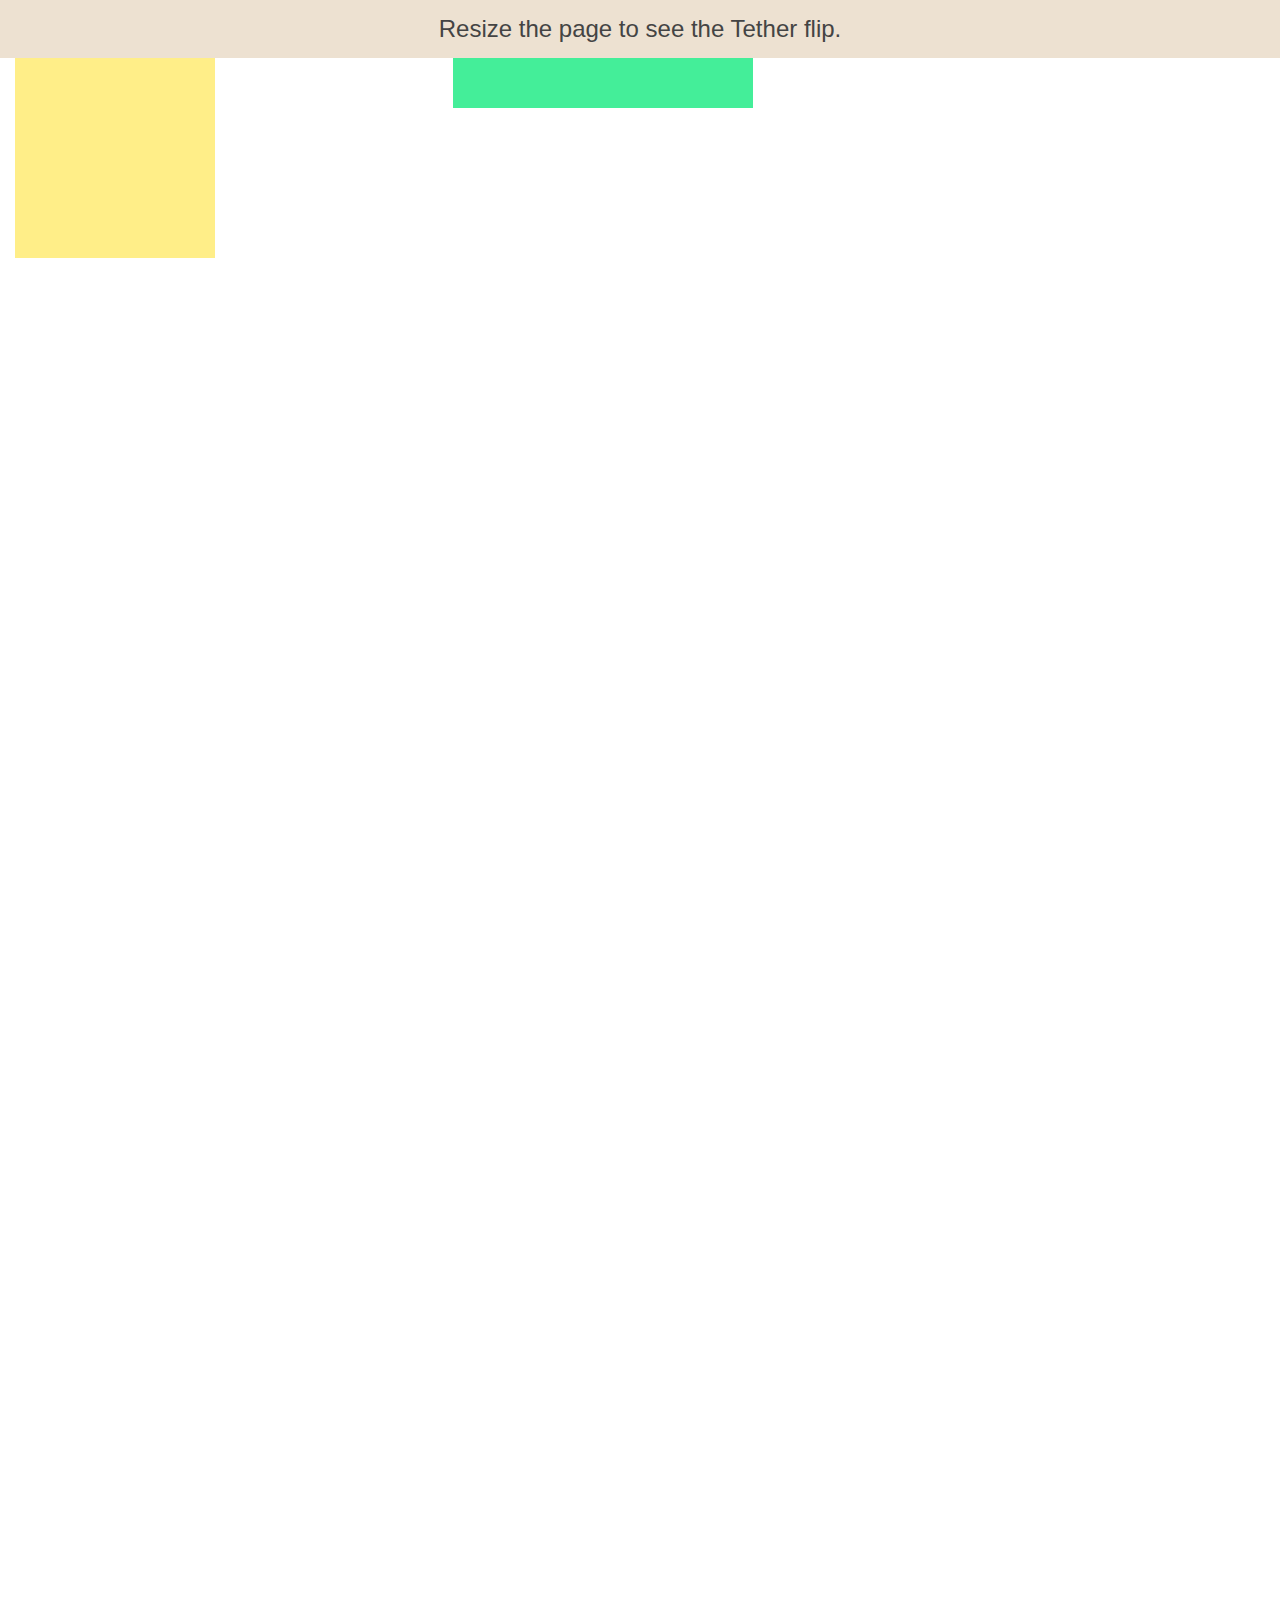
<file: bower_components/tether/examples/simple/index.html>
<!DOCTYPE html>
<html>
    <head>
        <meta charset="utf-8">
        <meta http-equiv="X-UA-Compatible" content="chrome=1">
        <meta name="viewport" content="width=device-width, initial-scale=1, user-scalable=no">
        <link rel="stylesheet" href="../resources/css/base.css" />
        <link rel="stylesheet" href="../common/css/style.css" />
    </head>
    <body>
        <div class="instructions">Resize the page to see the Tether flip.</div>

        <div class="element"></div>
        <div class="target"></div>

        <script src="//github.hubspot.com/tether/dist/js/tether.js"></script>
        <script>
            new Tether({
                element: '.element',
                target: '.target',
                attachment: 'top left',
                targetAttachment: 'top right',
                constraints: [{
                    to: 'window',
                    attachment: 'together'
                }]
            });
        </script>
    </body>
</html>
</file>
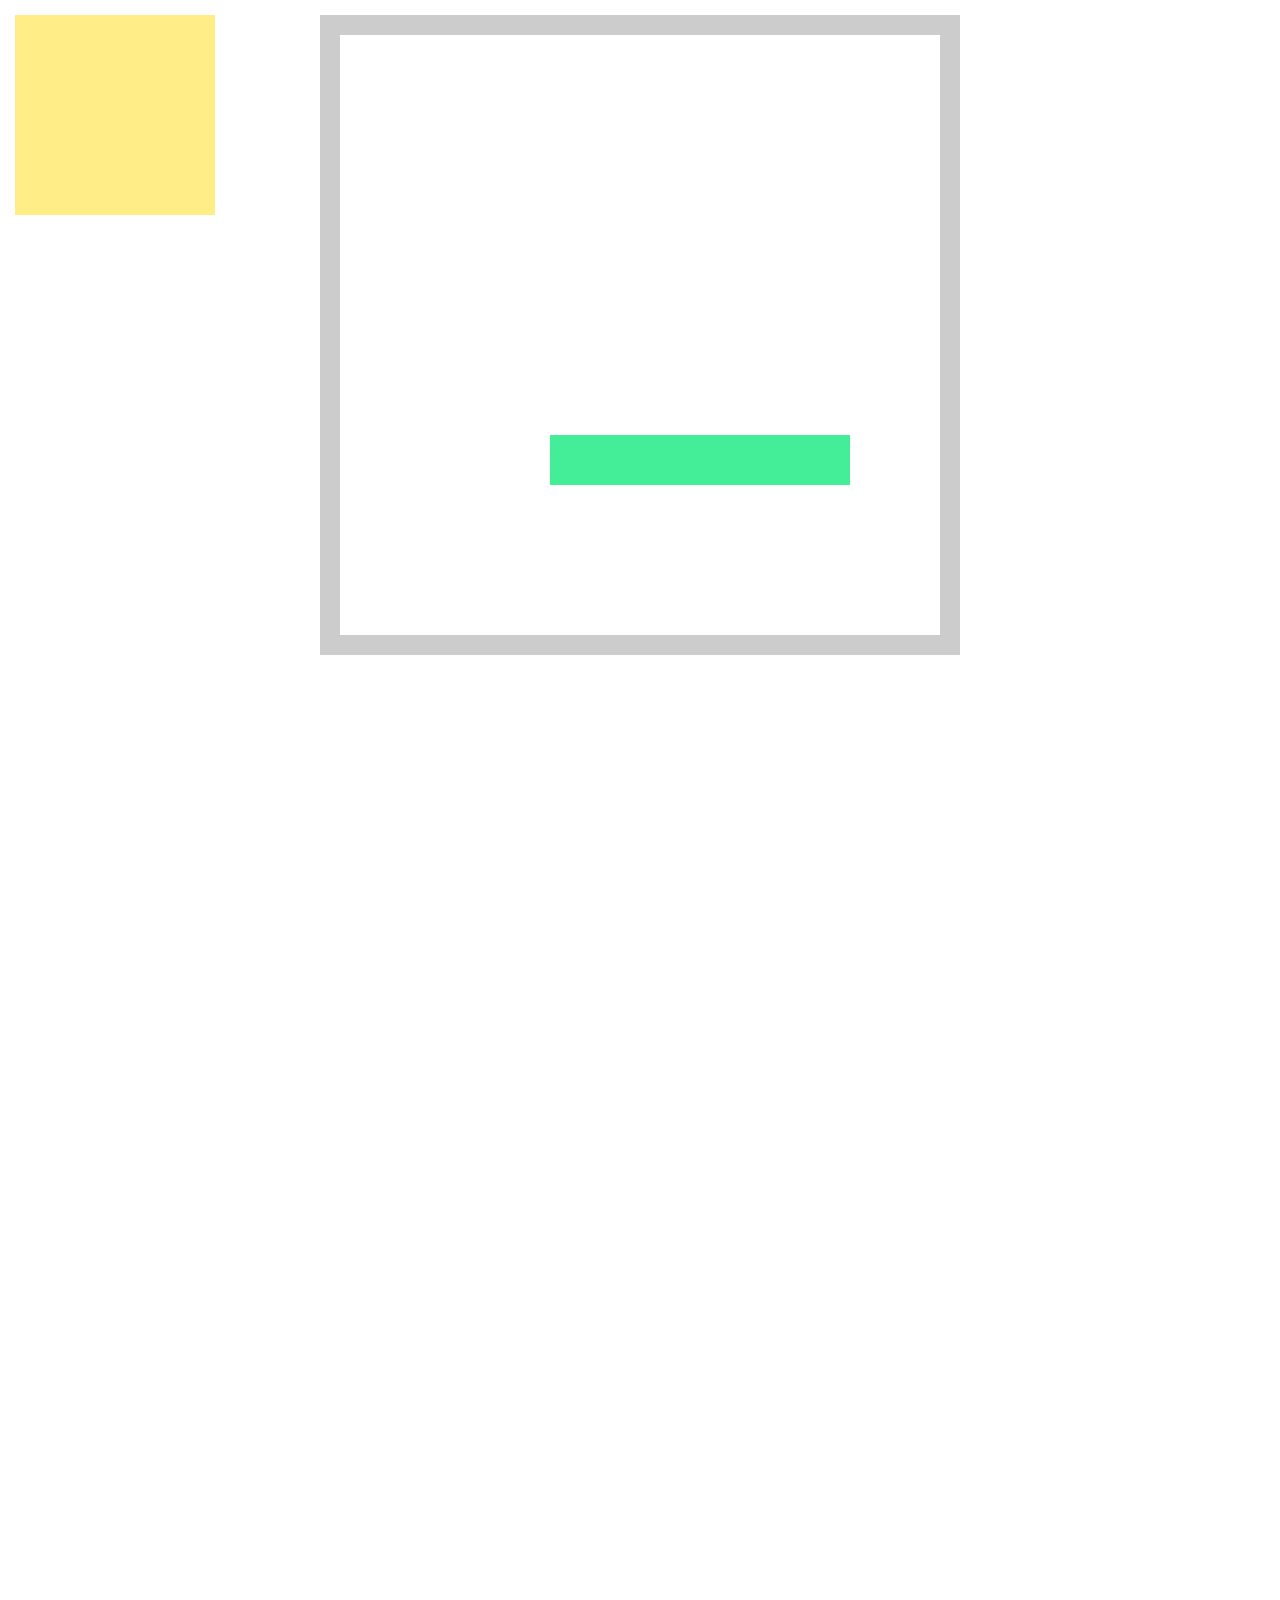
<file: bower_components/tether/examples/testbed/index.html>
<!DOCTYPE html>
<html>
    <head>
        <meta charset="utf-8">
        <meta http-equiv="X-UA-Compatible" content="chrome=1">
        <meta name="viewport" content="width=device-width, initial-scale=1, user-scalable=no">
        <link rel="stylesheet" href="../resources/css/base.css" />
        <link rel="stylesheet" href="../common/css/style.css" />
    </head>
    <body>

        <div class="element">
        </div>

        <div class="container">
            <div class="pad"></div>
            <div class="target"></div>
            <div class="pad"></div>
            <div class="pad"></div>
        </div>

        <script src="//github.hubspot.com/tether/dist/js/tether.js"></script>
        <script>
            new Tether({
                element: '.element',
                target: '.target',
                attachment: 'top center',
                targetAttachment: 'bottom center',
                constraints: [{
                  to: 'scrollParent',
                  attachment: 'together'
                }]
            });
        </script>
    </body>
  </html>
</file>
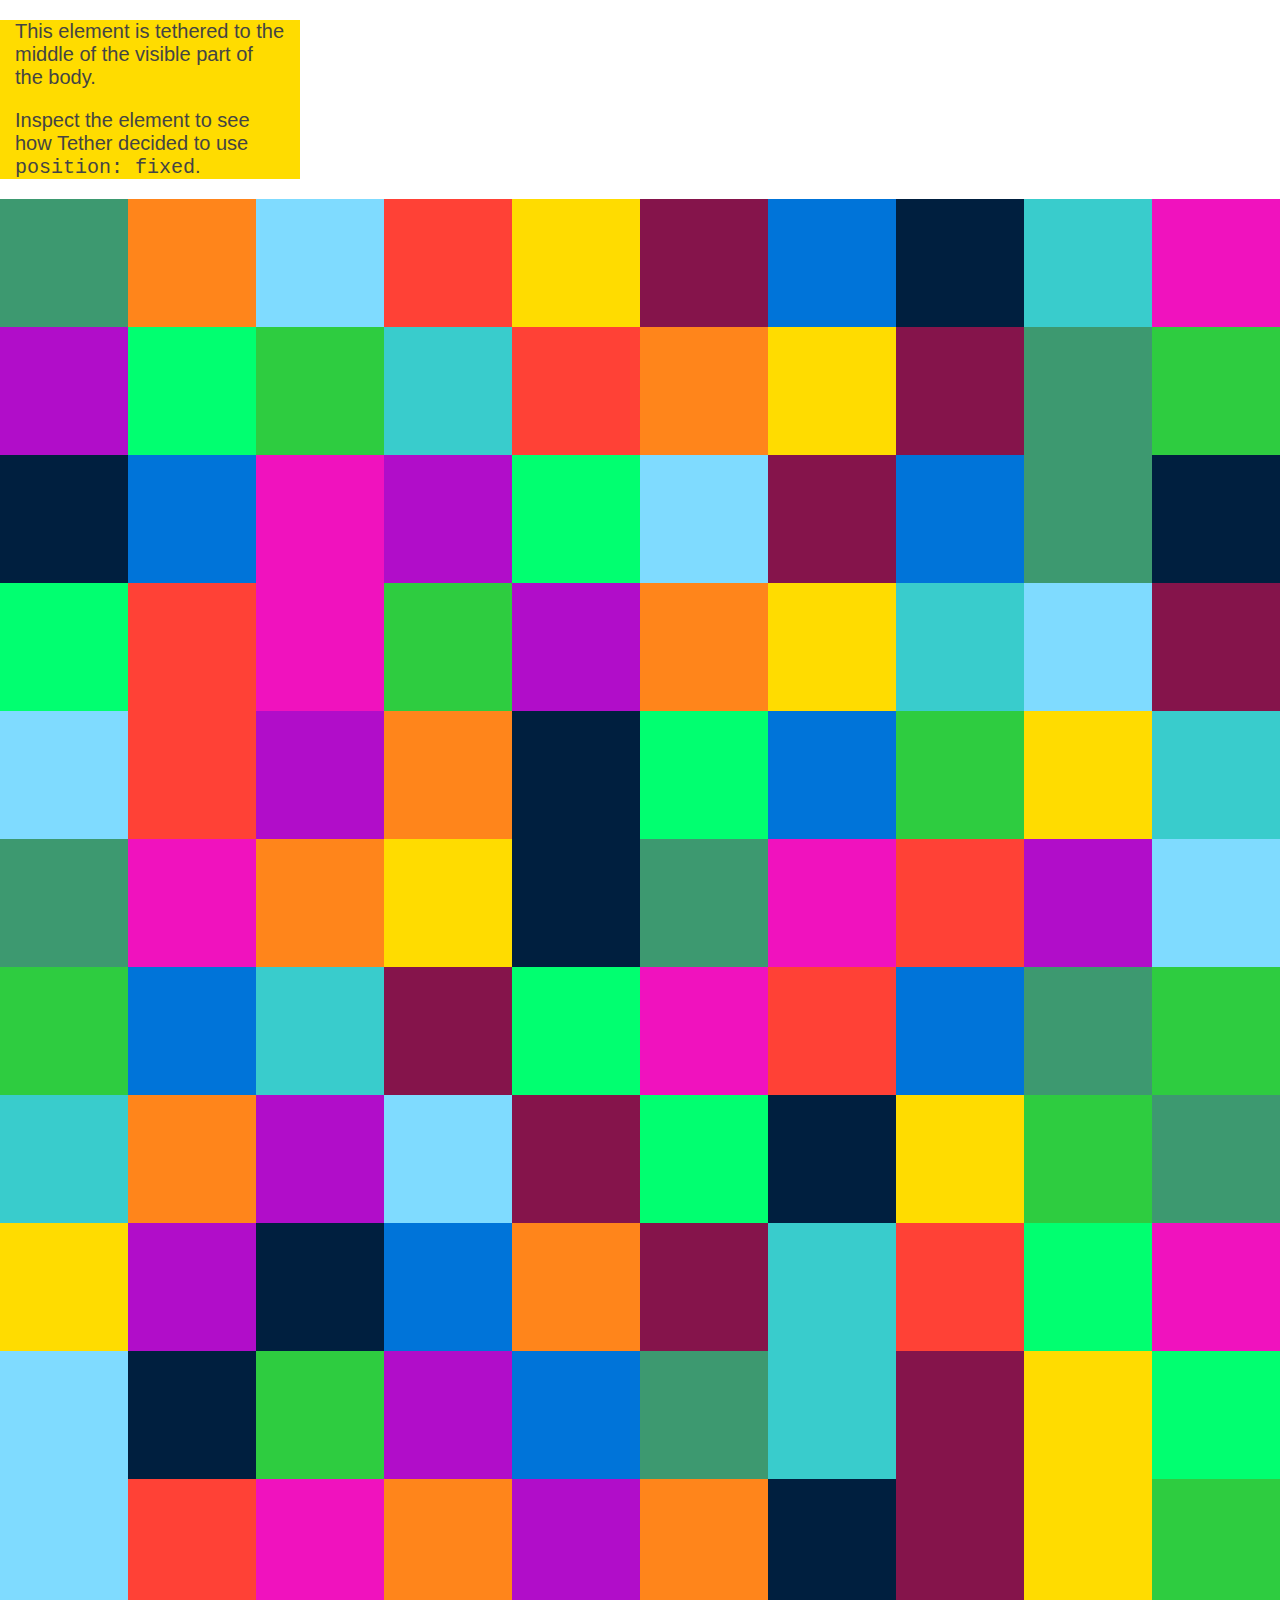
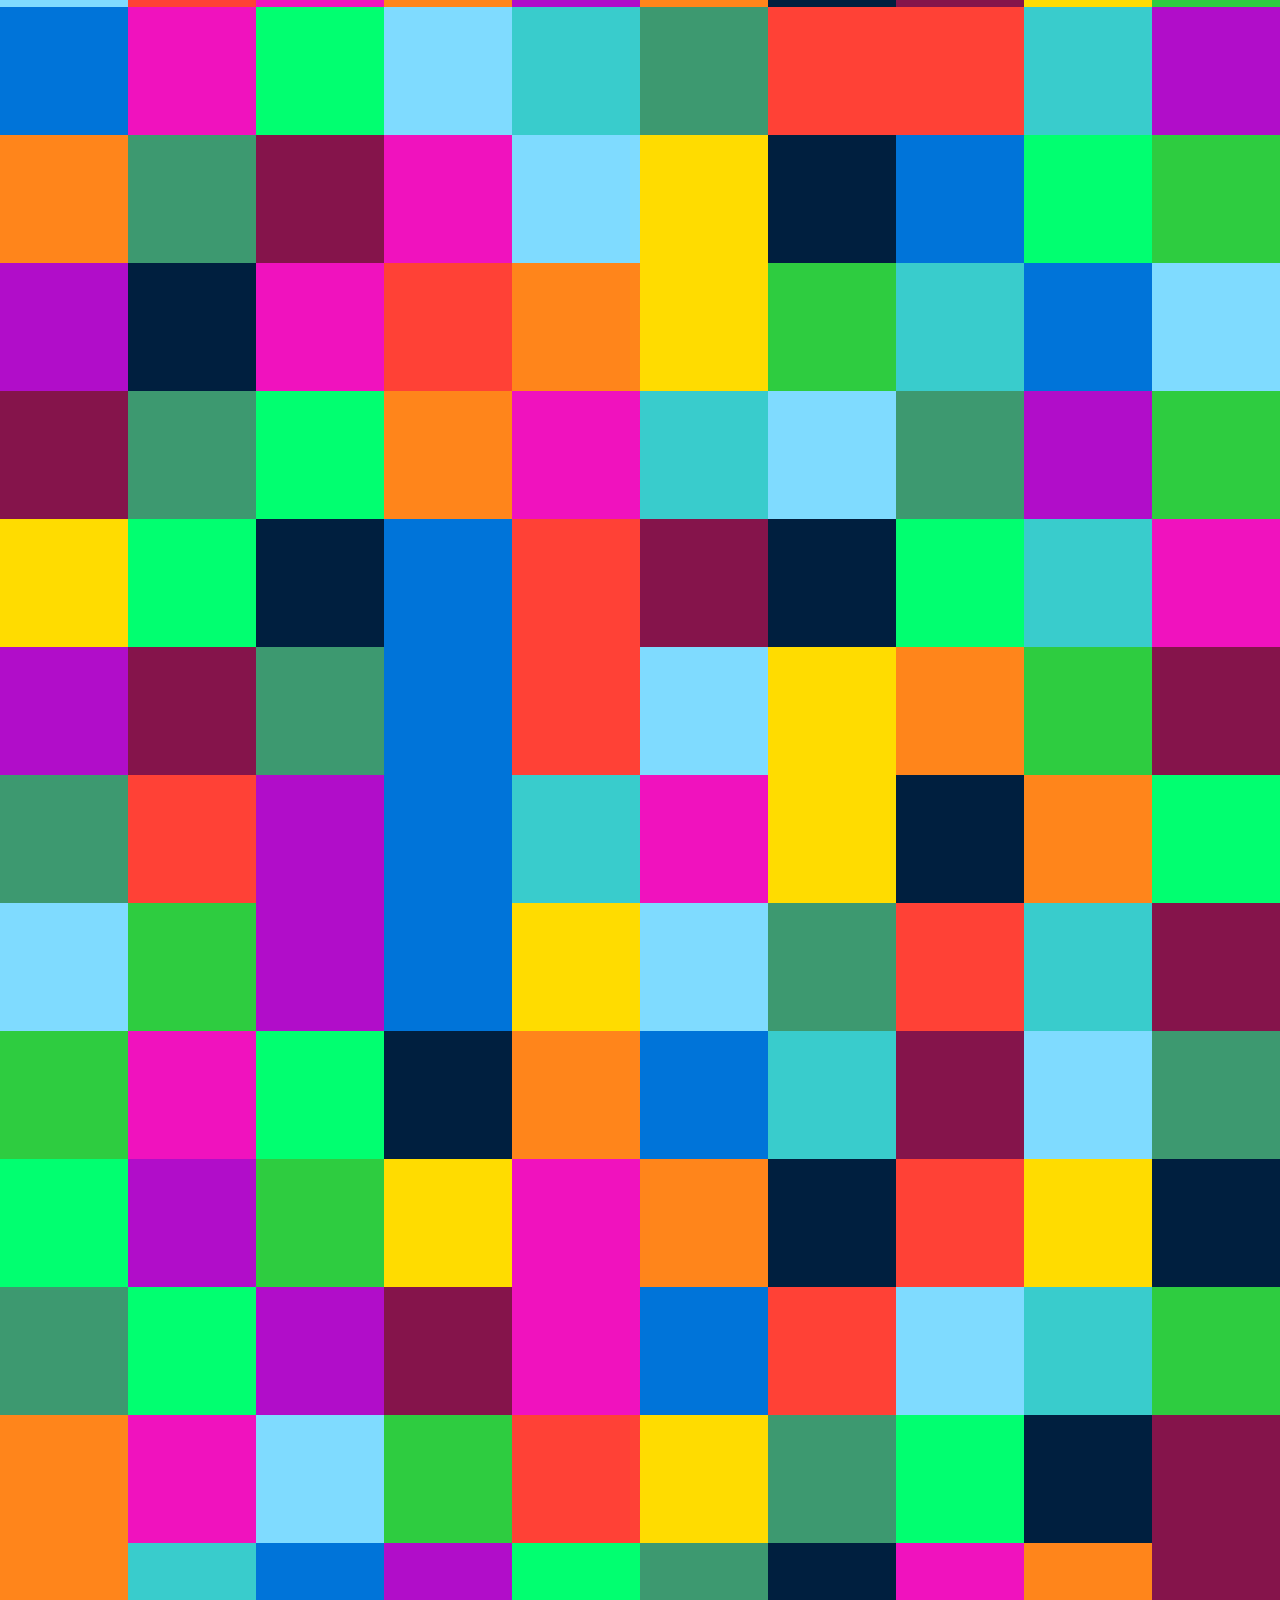
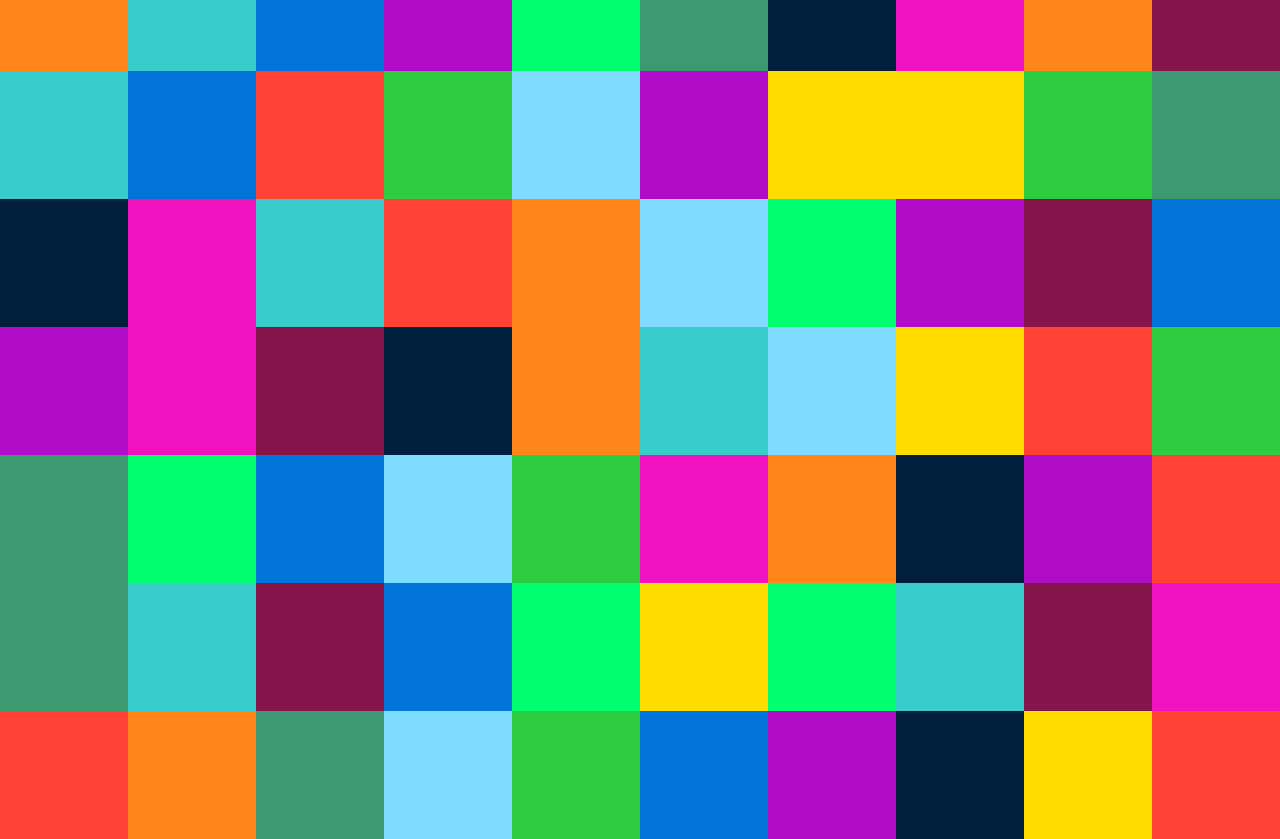
<file: bower_components/tether/examples/viewport/index.html>
<!DOCTYPE html>
<html>
  <head>
    <link rel="stylesheet" href="../resources/css/base.css" />
    <link rel="stylesheet" href="./colors.css" />
    <style>
      * {
        box-sizing: border-box;
      }

      .element {
        background-color: #FFDC00;
        width: 80%;
        max-width: 300px;
        padding: 0 15px;
        font-size: 20px;
        box-shadow: 0 0 0 2px rgba(255, 255, 255, 0.3);
      }

      @media (max-width: 380px) {
        .element {
          font-size: 16px;
        }
      }

      .bit {
        width: 10vw;
        height: 10vw;
        float: left;
      }
    </style>
  </head>
  <body>
    <div class="element">
      <p>This element is tethered to the middle of the visible part of the body.</p>

      <p>Inspect the element to see how Tether decided
      to use <code>position: fixed</code>.</p>
    </div>

    <script src="//github.hubspot.com/tether/dist/js/tether.js"></script>
    <script>
      new Tether({
        element: '.element',
        target: document.body,
        attachment: 'middle center',
        targetAttachment: 'middle center',
        targetModifier: 'visible'
      });
    </script>

    <script>
      // Random colors bit, don't mind this
      colors = ['navy', 'blue', 'aqua', 'teal', 'olive', 'green', 'lime',
        'yellow', 'orange', 'red', 'fuchsia', 'purple', 'maroon'];

      curColors = null;
      for(var i=300; i--;){
        if (!curColors || !curColors.length)
          curColors = colors.slice(0);

        var bit = document.createElement('div')
        var index = (Math.random() * curColors.length)|0;
        bit.className = 'bit bg-' + curColors[index]
        curColors.splice(index, 1);
        document.body.appendChild(bit);
      }
    </script>
  </body>
</html>
</file>
<file: css/style.css>
*, *::after, *::before {
  box-sizing: border-box;
}

html {
  font-size: 62.5%;
}

body {
  font-size: 1rem;
  font-family: "Lato", sans-serif;
  color: #0a0b15;
  background-color: #000;
}

a, a:hover, a:visited {
  color: #FFF;
  text-decoration: none;
}

img, svg, image {
  max-width: 100%;
}

#wrapper1 {
  /*min-width: 320px;
  max-width: 1400px;*/
  margin: auto;
}

.headerLink, .headerLink:hover, .headerLink:visited {
  position: absolute;
  right: 75px;
  padding-right: 0.5rem;
  color: #FFF;
  text-decoration: none;
  font-size: 1.3rem;
  padding-top: 3.7rem;
}

header > h1 {
  float: left;
}

header > h2 {
  float: left;
  clear: left;
}

.banner > h3 > a:before { 
  display: block; 
  content: " "; 
  margin-top: -100px; 
  height: 100px; 
  visibility: hidden; 
}

.banner {
  color: #FFF;
  background-color: darkslategrey;
  height: 5rem;
  padding-left: 1rem;
  /*text-align: center;*/
  font-size: 2rem;
  margin-bottom: 1.5rem;
}

.banner > h3 {
  padding-top: 1.5rem;
}

.banner > h3 > a, .banner > h3 > a:hover, .banner > h3 > a:visited {
  color: #FFF;
  text-decoration: none;
}

.banner:not(:first-child) {
  margin-top: 1rem;
}

.btn1 {
  color: white;
  border: 1px solid #FFF;
  background-color: transparent;
  padding: 1rem;
  margin-top: 0.5rem;
}

#ctm-mobile {
  width: 60%;
  display: block;
  margin: 0 auto;
}


.container {
  margin-bottom: 2.5rem;
}

.card {
  /*margin-left: 0.5rem;
  margin-right: 0.5rem;
  margin-bottom: 1.5rem;
  padding-top: 1.5rem;*/
  background-color: grey;
  /*max-width: 315px;*/
  color: #FFF;
}

.card-text {
  padding-bottom: 1.5rem;
}

.card-img-top {
  padding: 1rem;
}

.card-title {
  font-size: 1.6rem;
}

@media only screen and (max-width: 576px) {
  .card {
    margin-bottom: 1rem;
  }
  /*#ctm-mobile {
    margin-left: 5rem;
    margin-right: 5rem;
  }*/
}

.wrapper {
  text-shadow: 1px 1px #000;
}

.cd-radial-slider-wrapper {
  position: relative;
  width: 100%;
  /*max-width: 1100px;*/
  margin: 0em auto;
  /* hide horizontal scrollbar on IE11 */
  overflow: hidden;
  margin-top: 80px;
}

.cd-radial-slider > li {
  position: absolute;
  top: 0;
  left: 0;
  width: 100%;
  opacity: 0;
  -webkit-transition: -webkit-transform .2s;
  transition: -webkit-transform .2s;
  transition: transform .2s;
  transition: transform .2s, -webkit-transform .2s;
  /* hide vertical scrollbar on IE11 */
  overflow: hidden;
}
.cd-radial-slider > li.visible {
  position: relative;
  opacity: 1;
}
.cd-radial-slider > li.is-animating, .cd-radial-slider > li.prev-slide, .cd-radial-slider > li.next-slide {
  opacity: 1;
}
.cd-radial-slider > li.is-animating {
  z-index: 2;
}
.cd-radial-slider > li.scale-down, .cd-radial-slider > li.move-up {
  z-index: 3;
}
.cd-radial-slider > li.move-up {
  /* class added to the navigation round element when clicked - used to create the click effect */
  -webkit-animation: cd-clicked .2s;
          animation: cd-clicked .2s;
}
.cd-radial-slider > li.scale-down {
  /* class added to the navigation round element to create the scale down effect  */
  -webkit-transform: scale(0);
      -ms-transform: scale(0);
          transform: scale(0);
}
.cd-radial-slider > li.prev-slide image, .cd-radial-slider > li.next-slide image {
  /* make sure the prev/next round elements are visible */
  z-index: 3;
}
.cd-radial-slider > li.next-slide {
  /* for the scale-down/click effect - change the transform origin so that it is the center of the navigation round element */
  -webkit-transform-origin: 92.14% 50%;
      -ms-transform-origin: 92.14% 50%;
          transform-origin: 92.14% 50%;
}
.cd-radial-slider > li.prev-slide {
  -webkit-transform-origin: 7.86% 50%;
      -ms-transform-origin: 7.86% 50%;
          transform-origin: 7.86% 50%;
}

.cd-radial-slider .svg-wrapper {
  position: relative;
  z-index: 1;
  /* using padding Hack to fix bug on IE - svg height not properly calculated */
  height: 0;
  padding-bottom: 57.15%;
}

.cd-radial-slider li.prev-slide .svg-wrapper,
.cd-radial-slider li.next-slide .svg-wrapper {
  /* change its z-index so that it's always below the .cd-radial-slider-content */
  z-index: 2;
}

.cd-radial-slider-wrapper svg {
  position: absolute;
  z-index: 1;
  top: 0;
  left: 0;
  width: 100%;
  height: 100%;
}

.cd-radial-slider-content {
  position: absolute;
  z-index: 3;
  top: 0;
  left: 0;
  height: 100%;
  width: 100%;
  opacity: 0;
  visibility: hidden;
  -webkit-transform: translateZ(0);
          transform: translateZ(0);
  -webkit-font-smoothing: antialiased;
  -moz-osx-font-smoothing: grayscale;
}
.cd-radial-slider-content .wrapper {
  /* vertically center its content */
  display: table;
  height: 100%;
  width: 100%;
}
.cd-radial-slider-content .wrapper > div {
  display: table-cell;
  vertical-align: middle;
  text-align: center;
  padding: 0 17%;
  color: #ffffff;
}
.cd-radial-slider-content h2 {
  font-size: 2rem;
  font-family: "Vollkorn", serif;
}
.cd-radial-slider-content p {
  font-size: 1.4rem;
  margin: .6em auto .8em;
}
.cd-radial-slider-content .cd-btn {
  display: inline-block;
  padding: 1em;
  border: 1px solid #ffffff;
  box-shadow: 1px 1px #000;
  color: #ffffff;
  text-transform: uppercase;
  letter-spacing: .1em;
  font-size: 1rem;
  font-weight: bold;
  background-color: transparent;
  text-shadow: 1px 1px #000;
}
.visible .cd-radial-slider-content {
  visibility: visible;
  opacity: 1;
}
.prev-slide .cd-radial-slider-content {
  -webkit-transform: translateX(50px);
      -ms-transform: translateX(50px);
          transform: translateX(50px);
}
.next-slide .cd-radial-slider-content {
  -webkit-transform: translateX(-50px);
      -ms-transform: translateX(-50px);
          transform: translateX(-50px);
}
.content-reveal-left .cd-radial-slider-content, .content-reveal-right .cd-radial-slider-content {
  /* animate slide content when entering the viewport */
  -webkit-animation-delay: .1s;
          animation-delay: .1s;
  -webkit-animation-fill-mode: both;
          animation-fill-mode: both;
  opacity: 1;
  visibility: visible;
}
.content-hide-left .cd-radial-slider-content, .content-hide-right .cd-radial-slider-content {
  /* animate slide content when leaving the viewport */
  opacity: 0;
  visibility: hidden;
}
.content-reveal-left .cd-radial-slider-content, .content-reveal-right .cd-radial-slider-content, .content-hide-left .cd-radial-slider-content, .content-hide-right .cd-radial-slider-content {
  -webkit-animation-duration: .4s;
          animation-duration: .4s;
}
.content-reveal-left .cd-radial-slider-content {
  -webkit-animation-name: cd-reveal-left;
          animation-name: cd-reveal-left;
}
.content-reveal-right .cd-radial-slider-content {
  -webkit-animation-name: cd-reveal-right;
          animation-name: cd-reveal-right;
}
.content-hide-left .cd-radial-slider-content {
  -webkit-animation-name: cd-hide-left;
          animation-name: cd-hide-left;
}
.content-hide-right .cd-radial-slider-content {
  -webkit-animation-name: cd-hide-right;
          animation-name: cd-hide-right;
}
@media only screen and (min-width: 1024px) {
  .cd-radial-slider-content h2 {
    font-size: 4.4rem;
  }
  .cd-radial-slider-content p {
    font-size: 2rem;
    margin: 1.2em auto 1.6em;
  }
  .cd-radial-slider-content .cd-btn {
    font-size: 1.6rem;
    -webkit-transition: background .2s, color .2s;
    transition: background .2s, color .2s;
  }
  .cd-radial-slider-content .cd-btn:hover {
    background: #ffffff;
    color: #0a0b15;
  }
}

@media only screen and (min-width: 768px) {
  .cd-radial-slider-content h2 {
    font-size: 3.4rem;
  }
  .cd-radial-slider-content p {
    font-size: 1.7rem;
    margin: 1.2em auto 1.6em;
  }
  .cd-radial-slider-content .cd-btn {
    font-size: 1.3rem;
    -webkit-transition: background .2s, color .2s;
    transition: background .2s, color .2s;
  }
  .cd-radial-slider-content .cd-btn:hover {
    background: #ffffff;
    color: #0a0b15;
  }
  .box__headline, .box__text {
    padding-left: 5rem;
    padding-right: 5rem;
  }
  .box__headline {
    font-size: 2rem;
  }
  .box__text {
    font-size: 1.2rem;
  }
  .btn {
    margin-left: 5rem;
    font-size: 1.2rem;
  }
}

@media only screen and (min-width: 550px) {
  .box__headline, .box__text {
    padding-left: 2rem;
    padding-right: 2rem;
  }
  .btn {
    margin-left: 2rem;
  }
}

.cd-round-mask {
  /* wrapper for the svg mask elements */
  top: 0;
  left: 0;
  pointer-events: none;
  z-index: 0;
}

.cd-radial-slider-navigation li {
  position: absolute;
  z-index: 6;
  right: 3.58%;
  top: 42.5%;
  height: 15%;
  width: 8.57%;
}
.cd-radial-slider-navigation li a {
  display: block;
  height: 100%;
  /* replace text with image */
  overflow: hidden;
  text-indent: 100%;
  white-space: nowrap;
  color: transparent;
  -webkit-transition: -webkit-transform .2s;
  transition: -webkit-transform .2s;
  transition: transform .2s;
  transition: transform .2s, -webkit-transform .2s;
}
.cd-radial-slider-navigation li a::after {
  /* arrow icon */
  content: '';
  position: absolute;
  left: 50%;
  top: 50%;
  bottom: auto;
  right: auto;
  -webkit-transform: translateX(-50%) translateY(-50%);
      -ms-transform: translateX(-50%) translateY(-50%);
          transform: translateX(-50%) translateY(-50%);
  height: 16px;
  width: 16px;
  background: url(../img/cd-icon-arrows-mini.svg) no-repeat 0 0;
}
.cd-radial-slider-navigation li a:hover {
  -webkit-transform: scale(1.1);
      -ms-transform: scale(1.1);
          transform: scale(1.1);
}
.cd-radial-slider-navigation li:last-of-type {
  left: 3.58%;
  right: auto;
}
.cd-radial-slider-navigation li:last-of-type a::after {
  background-position: -16px 0;
}
@media only screen and (min-width: 900px) {
  .cd-radial-slider-navigation li a::after {
    height: 48px;
    width: 48px;
    background-image: url(../img/cd-icon-arrows.svg);
  }
  .cd-radial-slider-navigation li:last-of-type a::after {
    background-position: -48px 0;
  }

}

@-webkit-keyframes cd-reveal-left {
  0% {
    opacity: 0;
    visibility: hidden;
    -webkit-transform: translateX(50px);
            transform: translateX(50px);
  }
  100% {
    opacity: 1;
    visibility: visible;
    -webkit-transform: translateX(0px);
            transform: translateX(0px);
  }
}
@keyframes cd-reveal-left {
  0% {
    opacity: 0;
    visibility: hidden;
    -webkit-transform: translateX(50px);
            transform: translateX(50px);
  }
  100% {
    opacity: 1;
    visibility: visible;
    -webkit-transform: translateX(0px);
            transform: translateX(0px);
  }
}
@-webkit-keyframes cd-reveal-right {
  0% {
    opacity: 0;
    visibility: hidden;
    -webkit-transform: translateX(-50px);
            transform: translateX(-50px);
  }
  100% {
    opacity: 1;
    visibility: visible;
    -webkit-transform: translateX(0px);
            transform: translateX(0px);
  }
}
@keyframes cd-reveal-right {
  0% {
    opacity: 0;
    visibility: hidden;
    -webkit-transform: translateX(-50px);
            transform: translateX(-50px);
  }
  100% {
    opacity: 1;
    visibility: visible;
    -webkit-transform: translateX(0px);
            transform: translateX(0px);
  }
}
@-webkit-keyframes cd-hide-left {
  0% {
    opacity: 1;
    visibility: visible;
    -webkit-transform: translateX(0px);
            transform: translateX(0px);
  }
  100% {
    opacity: 0;
    visibility: hidden;
    -webkit-transform: translateX(-50px);
            transform: translateX(-50px);
  }
}
@keyframes cd-hide-left {
  0% {
    opacity: 1;
    visibility: visible;
    -webkit-transform: translateX(0px);
            transform: translateX(0px);
  }
  100% {
    opacity: 0;
    visibility: hidden;
    -webkit-transform: translateX(-50px);
            transform: translateX(-50px);
  }
}
@-webkit-keyframes cd-hide-right {
  0% {
    opacity: 1;
    visibility: visible;
    -webkit-transform: translateX(0px);
            transform: translateX(0px);
  }
  100% {
    opacity: 0;
    visibility: hidden;
    -webkit-transform: translateX(50px);
            transform: translateX(50px);
  }
}
@keyframes cd-hide-right {
  0% {
    opacity: 1;
    visibility: visible;
    -webkit-transform: translateX(0px);
            transform: translateX(0px);
  }
  100% {
    opacity: 0;
    visibility: hidden;
    -webkit-transform: translateX(50px);
            transform: translateX(50px);
  }
}
@-webkit-keyframes cd-clicked {
  0%, 100% {
    -webkit-transform: scale(1);
            transform: scale(1);
  }
  50% {
    -webkit-transform: scale(0.9);
            transform: scale(0.9);
  }
}
@keyframes cd-clicked {
  0%, 100% {
    -webkit-transform: scale(1);
            transform: scale(1);
  }
  50% {
    -webkit-transform: scale(0.9);
            transform: scale(0.9);
  }
}

.navbar {
  padding-bottom: 1.3rem;
}

footer {
  color: #b7b7b7;
  background-color: #292b2c;
}

footer > p {
  font-size: 1rem;
  padding-top: 1.2rem;
  text-align: center;
  height: 35px;
}

footer > p > a {
  text-decoration: none;
  color: #b7b7b7;
  transition: color 0.5s ease;
}

footer > p > a:hover, visited {
  text-decoration: none;
  color: white;
}

header > h1 > a {
  text-decoration: none;
  transition: color 0.5s ease;
  color: #b7b7b7;
}

header > h1 > a:hover {
  text-decoration: none;
  color: white;
}

header > h1 > a:visited {
  color: #b7b7b7;
}

.box {
  position: relative;
  padding: 5rem 1rem 1rem 1rem;
  margin-top: 2rem;
  margin-bottom: 2rem;
  width: 50%;
  overflow: hidden;
  box-shadow: 0 2px 4px transparent;
  -webkit-transition: box-shadow ease 1s;
  transition: box-shadow ease 1s;
  height: 215px;
  background-color: #111;
}
.box:hover {
  box-shadow: 0 4px 10px rgba(0, 0, 0, 0.2);
  -webkit-transition-delay: .2s;
          transition-delay: .2s;
}
.box__circle, .box__icon {
  position: absolute;
  top: calc(50% - 2.5em);
  left: calc(50% - 2.5em);
  width: 5em;
  height: 5em;
  -webkit-transition: -webkit-transform ease 1s;
  transition: -webkit-transform ease 1s;
  transition: transform ease 1s;
  transition: transform ease 1s, -webkit-transform ease 1s;
  -webkit-transition-delay: .2s;
          transition-delay: .2s;
  will-change: transform;
}
.box__icon {
  display: -webkit-box;
  display: -ms-flexbox;
  display: flex;
  -webkit-box-pack: center;
      -ms-flex-pack: center;
          justify-content: center;
  -webkit-box-align: center;
      -ms-flex-align: center;
          align-items: center;
}
.box:hover .box__icon {
  -webkit-transform: translateY(-80px);
          transform: translateY(-80px);
}
.box__circle {
  border-radius: 100%;
}
.box__circle--blue {
  background: -webkit-linear-gradient(#0077B5, #3170c7);
  background: linear-gradient(#0077B5, #3170c7);
}
.box__circle--violet {
  background: -webkit-linear-gradient(#4078c0, #6e5494);
  background: linear-gradient(#4078c0, #6e5494);
}

.box:hover .box__circle {
  -webkit-transform: translateY(-200px) scale(24);
          transform: translateY(-200px) scale(24);
}
.box__headline {
  margin: 0 0 1em;
  font-weight: 400;
  font-size: 1.6em;
}
.box__text {
  margin: 0;
  line-height: 1.5;
}
.box__headline, .box__text, .btn {
  position: relative;
  color: white;
  opacity: 0;
  -webkit-transition: opacity ease 1s;
  transition: opacity ease 1s;
  will-change: opacity;
}
.box:hover .box__headline, .box:hover .box__text, .box:hover .btn {
  opacity: 1;
  -webkit-transition-delay: .4s;
          transition-delay: .4s;
}

.clip-circle {
  clip-path: circle(39% at 46% 53%);
  -webkit-clip-path: circle(39% at 46% 53%);
}

.imgRyan {
  width: 60px;
  float: right;
}

header {
  color: #b7b7b7;
  background-color: #292b2c;
  height: 80px;
  margin-bottom: 2rem;
  padding-left: 1rem;
  padding-right: 1rem;
  position: fixed;
  z-index: 9999;
  width: 100%;
  overflow: hidden;
  top: 0;
}

.container {
  margin-top: 115px;
}

header > h1 {
  font-size: 1.7rem;
  padding: 2.5rem 0rem 0rem 0.5rem;
  font-weight: bold;
}

header > h2 {
  font-size: 0.5rem;
  padding: 0.5rem 0rem 0rem 0.5rem;
}

image {
  opacity: 0.7;
}

.col {
  float: right;
}

.col1 {
  float: left;
}

.link-container {
  display: inline-block;
  width: 100%;
}

.btn {
  color: #FFF;
  border: 1px solid #FFF;
  background-color: transparent;
  padding: 0.5rem 1rem;
  margin-top: 1rem;
}

.btn > a {
  text-decoration: none;
  color: #FFF;
}

.btn > a:hover, .btn > a:visited {
  text-decoration: none;
  color: #FFF;
}
</file>
<file: bower_components/tether/examples/resources/css/base.css>
body {
    font-family: "Helvetica Neue", sans-serif;
    color: #444;
    margin: 0px;
}

a {
    cursor: pointer;
    color: blue;
}
</file>
<file: bower_components/tether/examples/common/css/style.css>
body {
    min-height: 3000px;
}
.element {
    width: 200px;
    height: 200px;
    background-color: #fe8;
    position: absolute;
    z-index: 6;
}

.target {
    width: 300px;
    height: 50px;
    margin: 0 35%;
    background-color: #4e9;
}

.container {
    height: 600px;
    overflow: scroll;
    width: 600px;
    border: 20px solid #CCC;
    margin-top: 100px;
}

body {
    padding: 15px;
}

body > .container {
    margin: 0 auto;
}

.pad {
    height: 400px;
    width: 100px;
}

.instructions {
    width: 100%;
    text-align: center;
    font-size: 24px;
    padding: 15px;
    background-color: rgba(210, 180, 140, 0.4);
    margin: -15px -15px 0 -15px;
}
</file>
<file: bower_components/tether/examples/viewport/colors.css>
@charset "UTF-8";
/****

   colors.css v1.0 For a friendlier looking web
   MIT License • http://clrs.cc • http://github.com/mrmrs/colors

   Author: mrmrs
           http://mrmrs.cc
           @mrmrs_

****/
/*

   SKINS
   • Backgrounds
   • Colors

*/
/* Backgrounds */
.bg-navy {
  background-color: #001f3f; }

.bg-blue {
  background-color: #0074d9; }

.bg-aqua {
  background-color: #7fdbff; }

.bg-teal {
  background-color: #39cccc; }

.bg-olive {
  background-color: #3d9970; }

.bg-green {
  background-color: #2ecc40; }

.bg-lime {
  background-color: #01ff70; }

.bg-yellow {
  background-color: #ffdc00; }

.bg-orange {
  background-color: #ff851b; }

.bg-red {
  background-color: #ff4136; }

.bg-fuchsia {
  background-color: #f012be; }

.bg-purple {
  background-color: #b10dc9; }

.bg-maroon {
  background-color: #85144b; }

.bg-white {
  background-color: white; }

.bg-gray {
  background-color: #aaaaaa; }

.bg-silver {
  background-color: #dddddd; }

.bg-black {
  background-color: #111111; }

/* Colors */
.navy {
  color: #001f3f; }

.blue {
  color: #0074d9; }

.aqua {
  color: #7fdbff; }

.teal {
  color: #39cccc; }

.olive {
  color: #3d9970; }

.green {
  color: #2ecc40; }

.lime {
  color: #01ff70; }

.yellow {
  color: #ffdc00; }

.orange {
  color: #ff851b; }

.red {
  color: #ff4136; }

.fuchsia {
  color: #f012be; }

.purple {
  color: #b10dc9; }

.maroon {
  color: #85144b; }

.white {
  color: white; }

.silver {
  color: #dddddd; }

.gray {
  color: #aaaaaa; }

.black {
  color: #111111; }

/* PRETTIER LINKS */
a {
  text-decoration: none;
  -webkit-transition: color .3s ease-in-out;
  transition: color .3s ease-in-out; }

a:link {
  color: #0074d9;
  -webkit-transition: color .3s ease-in-out;
  transition: color .3s ease-in-out; }

a:visited {
  color: #b10dc9; }

a:hover {
  color: #7fdbff;
  -webkit-transition: color .3s ease-in-out;
  transition: color .3s ease-in-out; }

a:active {
  color: #ff851b;
  -webkit-transition: color .3s ease-in-out;
  transition: color .3s ease-in-out; }
</file>
